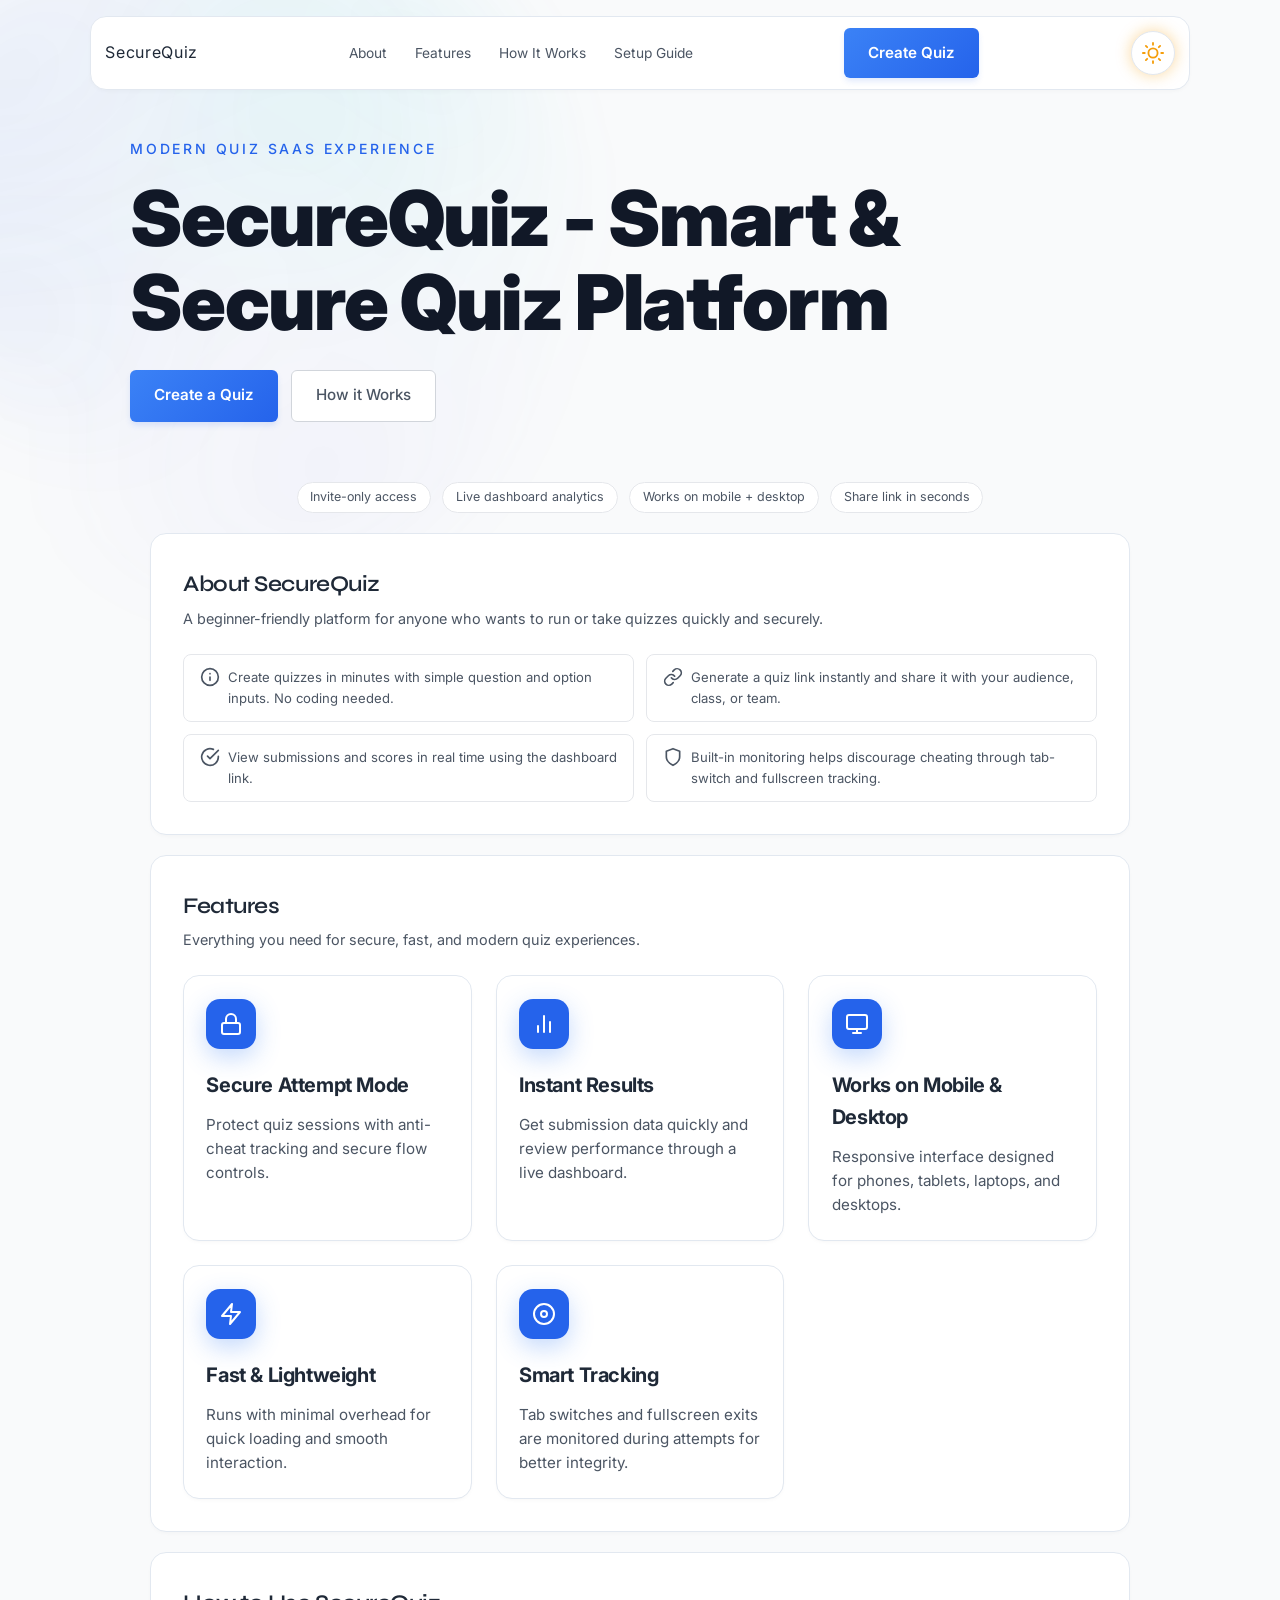
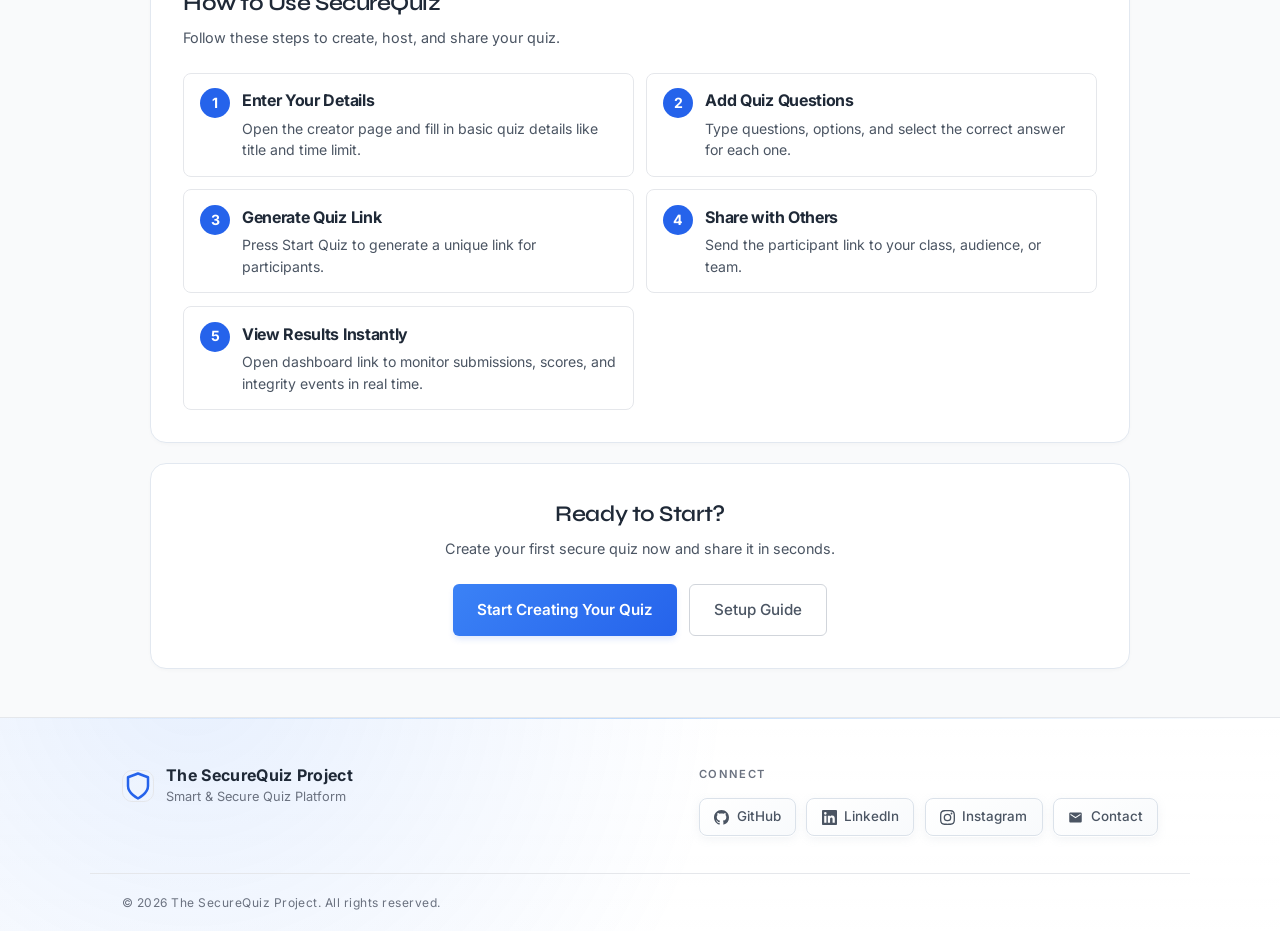
<file: home.html>
<!DOCTYPE html>
<html lang="en">
<head>
  <meta charset="UTF-8" />
  <meta name="theme-color" content="#050508" />
  <meta name="viewport" content="width=device-width, initial-scale=1.0" />
  <title>SecureQuiz — Smart & Secure Quiz Platform</title>
  <meta name="description" content="Create, host, and attempt quizzes with built-in security and real-time results." />
  <link rel="icon" type="image/png" href="SecureQuizIcon.png" />
  <link rel="stylesheet" href="style.css" />
  <link rel="stylesheet" href="minimal.css" />
  <link rel="preconnect" href="https://fonts.googleapis.com" />
  <link rel="preconnect" href="https://fonts.gstatic.com" crossorigin />
  <link href="https://fonts.googleapis.com/css2?family=Inter:wght@400;500;600;700&family=Orbitron:wght@400;500;700;900&family=Syne:wght@400;500;600;700&display=swap" rel="stylesheet" />
  <script src="theme.js"></script>
</head>
<body class="page-with-footer">

  <canvas id="canvas"></canvas>
  <div id="cursor"></div>

  <header class="marketing-nav">
    <a class="marketing-brand" href="home">SecureQuiz</a>
    <nav class="marketing-links">
      <a href="#about">About</a>
      <a href="#features">Features</a>
      <a href="#how-it-works">How It Works</a>
      <a href="setup">Setup Guide</a>
    </nav>
    <a href="create" class="btn-primary" style="text-decoration:none;">Create Quiz</a>
    <button class="btn-theme-switch btn-icon-toggle" title="Toggle UI Mode">
      <svg class="icon-sun" xmlns="http://www.w3.org/2000/svg" viewBox="0 0 24 24" fill="none" stroke="currentColor" stroke-width="2" stroke-linecap="round" stroke-linejoin="round">
        <circle cx="12" cy="12" r="5"></circle>
        <line x1="12" y1="1" x2="12" y2="3"></line>
        <line x1="12" y1="21" x2="12" y2="23"></line>
        <line x1="4.22" y1="4.22" x2="5.64" y2="5.64"></line>
        <line x1="18.36" y1="18.36" x2="19.78" y2="19.78"></line>
        <line x1="1" y1="12" x2="3" y2="12"></line>
        <line x1="21" y1="12" x2="23" y2="12"></line>
        <line x1="4.22" y1="19.78" x2="5.64" y2="18.36"></line>
        <line x1="18.36" y1="5.64" x2="19.78" y2="4.22"></line>
      </svg>
      <svg class="icon-moon" xmlns="http://www.w3.org/2000/svg" viewBox="0 0 24 24" fill="none" stroke="currentColor" stroke-width="2" stroke-linecap="round" stroke-linejoin="round">
        <path d="M21 12.79A9 9 0 1 1 11.21 3 7 7 0 0 0 21 12.79z"></path>
      </svg>
    </button>
  </header>

  <div id="app">
    <section class="screen active">
      <div class="screen-inner landing-shell">
        <div class="hero landing-hero reveal-up" style="margin-top:0;text-align:left;max-width:1020px;">
          <div class="hero-eyebrow">Modern Quiz SaaS Experience</div>
          <h1 style="font-size:clamp(2.4rem,6vw,4.8rem);">SecureQuiz - Smart &amp; Secure Quiz Platform</h1>
          <div class="landing-actions" style="justify-content:flex-start;">
            <a href="create" class="btn-primary" style="text-decoration:none;">Create a Quiz</a>
            <a href="#how-it-works" class="btn-secondary" style="text-decoration:none;">How it Works</a>
          </div>
        </div>

        <div class="landing-proof reveal-up">
          <span>Invite-only access</span>
          <span>Live dashboard analytics</span>
          <span>Works on mobile + desktop</span>
          <span>Share link in seconds</span>
        </div>

        <div id="about" class="card landing-card reveal-up" style="max-width:980px;">
          <h2 class="card-title">About SecureQuiz</h2>
          <p class="card-subtitle">A beginner-friendly platform for anyone who wants to run or take quizzes quickly and securely.</p>

          <div class="landing-about-grid">
            <div class="notice-box" style="margin-bottom:0;">
              <div class="about-icon"><svg width="20" height="20" viewBox="0 0 24 24" fill="none" stroke="currentColor" stroke-width="2" stroke-linecap="round" stroke-linejoin="round"><circle cx="12" cy="12" r="10"></circle><line x1="12" y1="16" x2="12" y2="12"></line><line x1="12" y1="8" x2="12.01" y2="8"></line></svg></div>
              <span>Create quizzes in minutes with simple question and option inputs. No coding needed.</span>
            </div>
            <div class="notice-box" style="margin-bottom:0;">
              <div class="about-icon"><svg width="20" height="20" viewBox="0 0 24 24" fill="none" stroke="currentColor" stroke-width="2" stroke-linecap="round" stroke-linejoin="round"><path d="M10 13a5 5 0 0 0 7.54.54l3-3a5 5 0 0 0-7.07-7.07l-1.72 1.71"></path><path d="M14 11a5 5 0 0 0-7.54-.54l-3 3a5 5 0 0 0 7.07 7.07l1.71-1.71"></path></svg></div>
              <span>Generate a quiz link instantly and share it with your audience, class, or team.</span>
            </div>
            <div class="notice-box" style="margin-bottom:0;">
              <div class="about-icon"><svg width="20" height="20" viewBox="0 0 24 24" fill="none" stroke="currentColor" stroke-width="2" stroke-linecap="round" stroke-linejoin="round"><path d="M22 11.08V12a10 10 0 1 1-5.93-9.14"></path><polyline points="22 4 12 14.01 9 11.01"></polyline></svg></div>
              <span>View submissions and scores in real time using the dashboard link.</span>
            </div>
            <div class="notice-box" style="margin-bottom:0;">
              <div class="about-icon"><svg width="20" height="20" viewBox="0 0 24 24" fill="none" stroke="currentColor" stroke-width="2" stroke-linecap="round" stroke-linejoin="round"><path d="M12 22s8-4 8-10V5l-8-3-8 3v7c0 6 8 10 8 10z"></path></svg></div>
              <span>Built-in monitoring helps discourage cheating through tab-switch and fullscreen tracking.</span>
            </div>
          </div>
        </div>

        <div id="features" class="card landing-card reveal-up" style="max-width:980px;">
          <h2 class="card-title">Features</h2>
          <p class="card-subtitle">Everything you need for secure, fast, and modern quiz experiences.</p>

          <div class="features-grid" style="max-width:none;padding:0;margin:0;">
            <article class="feature-card" style="padding:1.4rem;">
              <div class="feature-icon"><svg width="24" height="24" viewBox="0 0 24 24" fill="none" stroke="currentColor" stroke-width="2" stroke-linecap="round" stroke-linejoin="round"><rect x="3" y="11" width="18" height="11" rx="2" ry="2"></rect><path d="M7 11V7a5 5 0 0 1 10 0v4"></path></svg></div>
              <h3>Secure Attempt Mode</h3>
              <p>Protect quiz sessions with anti-cheat tracking and secure flow controls.</p>
            </article>

            <article class="feature-card" style="padding:1.4rem;">
              <div class="feature-icon"><svg width="24" height="24" viewBox="0 0 24 24" fill="none" stroke="currentColor" stroke-width="2" stroke-linecap="round" stroke-linejoin="round"><line x1="18" y1="20" x2="18" y2="10"></line><line x1="12" y1="20" x2="12" y2="4"></line><line x1="6" y1="20" x2="6" y2="14"></line></svg></div>
              <h3>Instant Results</h3>
              <p>Get submission data quickly and review performance through a live dashboard.</p>
            </article>

            <article class="feature-card" style="padding:1.4rem;">
              <div class="feature-icon"><svg width="24" height="24" viewBox="0 0 24 24" fill="none" stroke="currentColor" stroke-width="2" stroke-linecap="round" stroke-linejoin="round"><rect x="2" y="3" width="20" height="14" rx="2" ry="2"></rect><line x1="8" y1="21" x2="16" y2="21"></line><line x1="12" y1="17" x2="12" y2="21"></line></svg></div>
              <h3>Works on Mobile &amp; Desktop</h3>
              <p>Responsive interface designed for phones, tablets, laptops, and desktops.</p>
            </article>

            <article class="feature-card" style="padding:1.4rem;">
              <div class="feature-icon"><svg width="24" height="24" viewBox="0 0 24 24" fill="none" stroke="currentColor" stroke-width="2" stroke-linecap="round" stroke-linejoin="round"><polygon points="13 2 3 14 12 14 11 22 21 10 12 10 13 2"></polygon></svg></div>
              <h3>Fast &amp; Lightweight</h3>
              <p>Runs with minimal overhead for quick loading and smooth interaction.</p>
            </article>

            <article class="feature-card" style="padding:1.4rem;">
              <div class="feature-icon"><svg width="24" height="24" viewBox="0 0 24 24" fill="none" stroke="currentColor" stroke-width="2" stroke-linecap="round" stroke-linejoin="round"><circle cx="12" cy="12" r="10"></circle><circle cx="12" cy="12" r="3"></circle></svg></div>
              <h3>Smart Tracking</h3>
              <p>Tab switches and fullscreen exits are monitored during attempts for better integrity.</p>
            </article>
          </div>
        </div>

        <div id="how-it-works" class="card landing-card reveal-up" style="max-width:980px;">
          <h2 class="card-title">How to Use SecureQuiz</h2>
          <p class="card-subtitle">Follow these steps to create, host, and share your quiz.</p>

          <div class="landing-steps">
            <article class="step-item">
              <span class="step-index">1</span>
              <div>
                <h3>Enter Your Details</h3>
                <p>Open the creator page and fill in basic quiz details like title and time limit.</p>
              </div>
            </article>

            <article class="step-item">
              <span class="step-index">2</span>
              <div>
                <h3>Add Quiz Questions</h3>
                <p>Type questions, options, and select the correct answer for each one.</p>
              </div>
            </article>

            <article class="step-item">
              <span class="step-index">3</span>
              <div>
                <h3>Generate Quiz Link</h3>
                <p>Press Start Quiz to generate a unique link for participants.</p>
              </div>
            </article>

            <article class="step-item">
              <span class="step-index">4</span>
              <div>
                <h3>Share with Others</h3>
                <p>Send the participant link to your class, audience, or team.</p>
              </div>
            </article>

            <article class="step-item">
              <span class="step-index">5</span>
              <div>
                <h3>View Results Instantly</h3>
                <p>Open dashboard link to monitor submissions, scores, and integrity events in real time.</p>
              </div>
            </article>
          </div>
        </div>

        <div class="card landing-card landing-cta reveal-up" style="max-width:980px;">
          <h2 class="card-title">Ready to Start?</h2>
          <p class="card-subtitle">Create your first secure quiz now and share it in seconds.</p>
          <div style="display:flex;gap:0.8rem;flex-wrap:wrap;justify-content:center;">
            <a href="create" class="btn-primary" style="text-decoration:none;">Start Creating Your Quiz</a>
            <a href="setup" class="btn-secondary" style="text-decoration:none;">Setup Guide</a>
          </div>
        </div>
      </div>
    </section>
  </div>

  <footer class="site-footer">
    <div class="footer-content">
      <div class="footer-brand">
        <div class="footer-brand-icon">
          <svg viewBox="0 0 24 24" fill="none" stroke="var(--accent)" stroke-width="2" stroke-linecap="round" stroke-linejoin="round">
            <path d="M12 22s8-4 8-10V5l-8-3-8 3v7c0 6 8 10 8 10z"/>
          </svg>
        </div>
        <div>
          <div class="footer-brand-text">The SecureQuiz Project</div>
          <div class="footer-brand-tagline">Smart &amp; Secure Quiz Platform</div>
        </div>
      </div>

      <div class="footer-connect">
        <span class="footer-connect-label">Connect</span>
        <div class="footer-links">
          <a href="https://github.com/GOWTHAM-314" target="_blank" rel="noopener noreferrer" class="footer-link">
            <svg viewBox="0 0 24 24"><path d="M12 0C5.37 0 0 5.37 0 12c0 5.31 3.435 9.795 8.205 11.385.6.105.825-.255.825-.57 0-.285-.015-1.23-.015-2.235-3.015.555-3.795-.735-4.035-1.41-.135-.345-.72-1.41-1.23-1.695-.42-.225-1.02-.78-.015-.795.945-.015 1.62.87 1.845 1.23 1.08 1.815 2.805 1.305 3.495.99.105-.78.42-1.305.765-1.605-2.67-.3-5.46-1.335-5.46-5.925 0-1.305.465-2.385 1.23-3.225-.12-.3-.54-1.53.12-3.18 0 0 1.005-.315 3.3 1.23.96-.27 1.98-.405 3-.405s2.04.135 3 .405c2.295-1.56 3.3-1.23 3.3-1.23.66 1.65.24 2.88.12 3.18.765.84 1.23 1.905 1.23 3.225 0 4.605-2.805 5.625-5.475 5.925.435.375.81 1.095.81 2.22 0 1.605-.015 2.895-.015 3.3 0 .315.225.69.825.57A12.02 12.02 0 0024 12c0-6.63-5.37-12-12-12z"/></svg>
            GitHub
          </a>
          <a href="https://www.linkedin.com/in/gowtham-gowda-c-b-a29727353/" target="_blank" rel="noopener noreferrer" class="footer-link">
            <svg viewBox="0 0 24 24"><path d="M20.447 20.452h-3.554v-5.569c0-1.328-.027-3.037-1.852-3.037-1.853 0-2.136 1.445-2.136 2.939v5.667H9.351V9h3.414v1.561h.046c.477-.9 1.637-1.85 3.37-1.85 3.601 0 4.267 2.37 4.267 5.455v6.286zM5.337 7.433a2.062 2.062 0 01-2.063-2.065 2.064 2.064 0 112.063 2.065zm1.782 13.019H3.555V9h3.564v11.452zM22.225 0H1.771C.792 0 0 .774 0 1.729v20.542C0 23.227.792 24 1.771 24h20.451C23.2 24 24 23.227 24 22.271V1.729C24 .774 23.2 0 22.222 0h.003z"/></svg>
            LinkedIn
          </a>
          <a href="https://www.instagram.com/gowtham_gowda_c_b" target="_blank" rel="noopener noreferrer" class="footer-link">
            <svg viewBox="0 0 24 24"><path d="M12 2.163c3.204 0 3.584.012 4.85.07 3.252.148 4.771 1.691 4.919 4.919.058 1.265.069 1.645.069 4.849 0 3.205-.012 3.584-.069 4.849-.149 3.225-1.664 4.771-4.919 4.919-1.266.058-1.644.07-4.85.07-3.204 0-3.584-.012-4.849-.07-3.26-.149-4.771-1.699-4.919-4.92-.058-1.265-.07-1.644-.07-4.849 0-3.204.013-3.583.07-4.849.149-3.227 1.664-4.771 4.919-4.919 1.266-.057 1.645-.069 4.849-.069zM12 0C8.741 0 8.333.014 7.053.072 2.695.272.273 2.69.073 7.052.014 8.333 0 8.741 0 12c0 3.259.014 3.668.072 4.948.2 4.358 2.618 6.78 6.98 6.98C8.333 23.986 8.741 24 12 24c3.259 0 3.668-.014 4.948-.072 4.354-.2 6.782-2.618 6.979-6.98.059-1.28.073-1.689.073-4.948 0-3.259-.014-3.667-.072-4.947-.196-4.354-2.617-6.78-6.979-6.98C15.668.014 15.259 0 12 0zm0 5.838a6.162 6.162 0 100 12.324 6.162 6.162 0 000-12.324zM12 16a4 4 0 110-8 4 4 0 010 8zm6.406-11.845a1.44 1.44 0 100 2.881 1.44 1.44 0 000-2.881z"/></svg>
            Instagram
          </a>
          <a href="mailto:gowdagowtham7930@gmail.com" class="footer-link">
            <svg viewBox="0 0 24 24"><path d="M20 4H4c-1.1 0-2 .9-2 2v12c0 1.1.9 2 2 2h16c1.1 0 2-.9 2-2V6c0-1.1-.9-2-2-2zm0 4l-8 5-8-5V6l8 5 8-5v2z"/></svg>
            Contact
          </a>
        </div>
      </div>
    </div>

    <div class="footer-bottom">
      <div class="footer-copy">&copy; 2026 The SecureQuiz Project. All rights reserved.</div>
    </div>
  </footer>

  <script defer src="background.js"></script>
  <script>
    document.querySelectorAll('a[href^="#"]').forEach((link) => {
      link.addEventListener("click", (event) => {
        const targetId = link.getAttribute("href");
        const target = targetId ? document.querySelector(targetId) : null;
        if (!target) return;
        event.preventDefault();
        target.scrollIntoView({ behavior: "smooth", block: "start" });
      });
    });

    const observer = new IntersectionObserver((entries) => {
      entries.forEach((entry) => {
        if (entry.isIntersecting) {
          entry.target.classList.add("is-visible");
          observer.unobserve(entry.target);
        }
      });
    }, { threshold: 0.18 });

    document.querySelectorAll(".reveal-up").forEach((item) => observer.observe(item));
  </script>
</body>
</html>
</file>
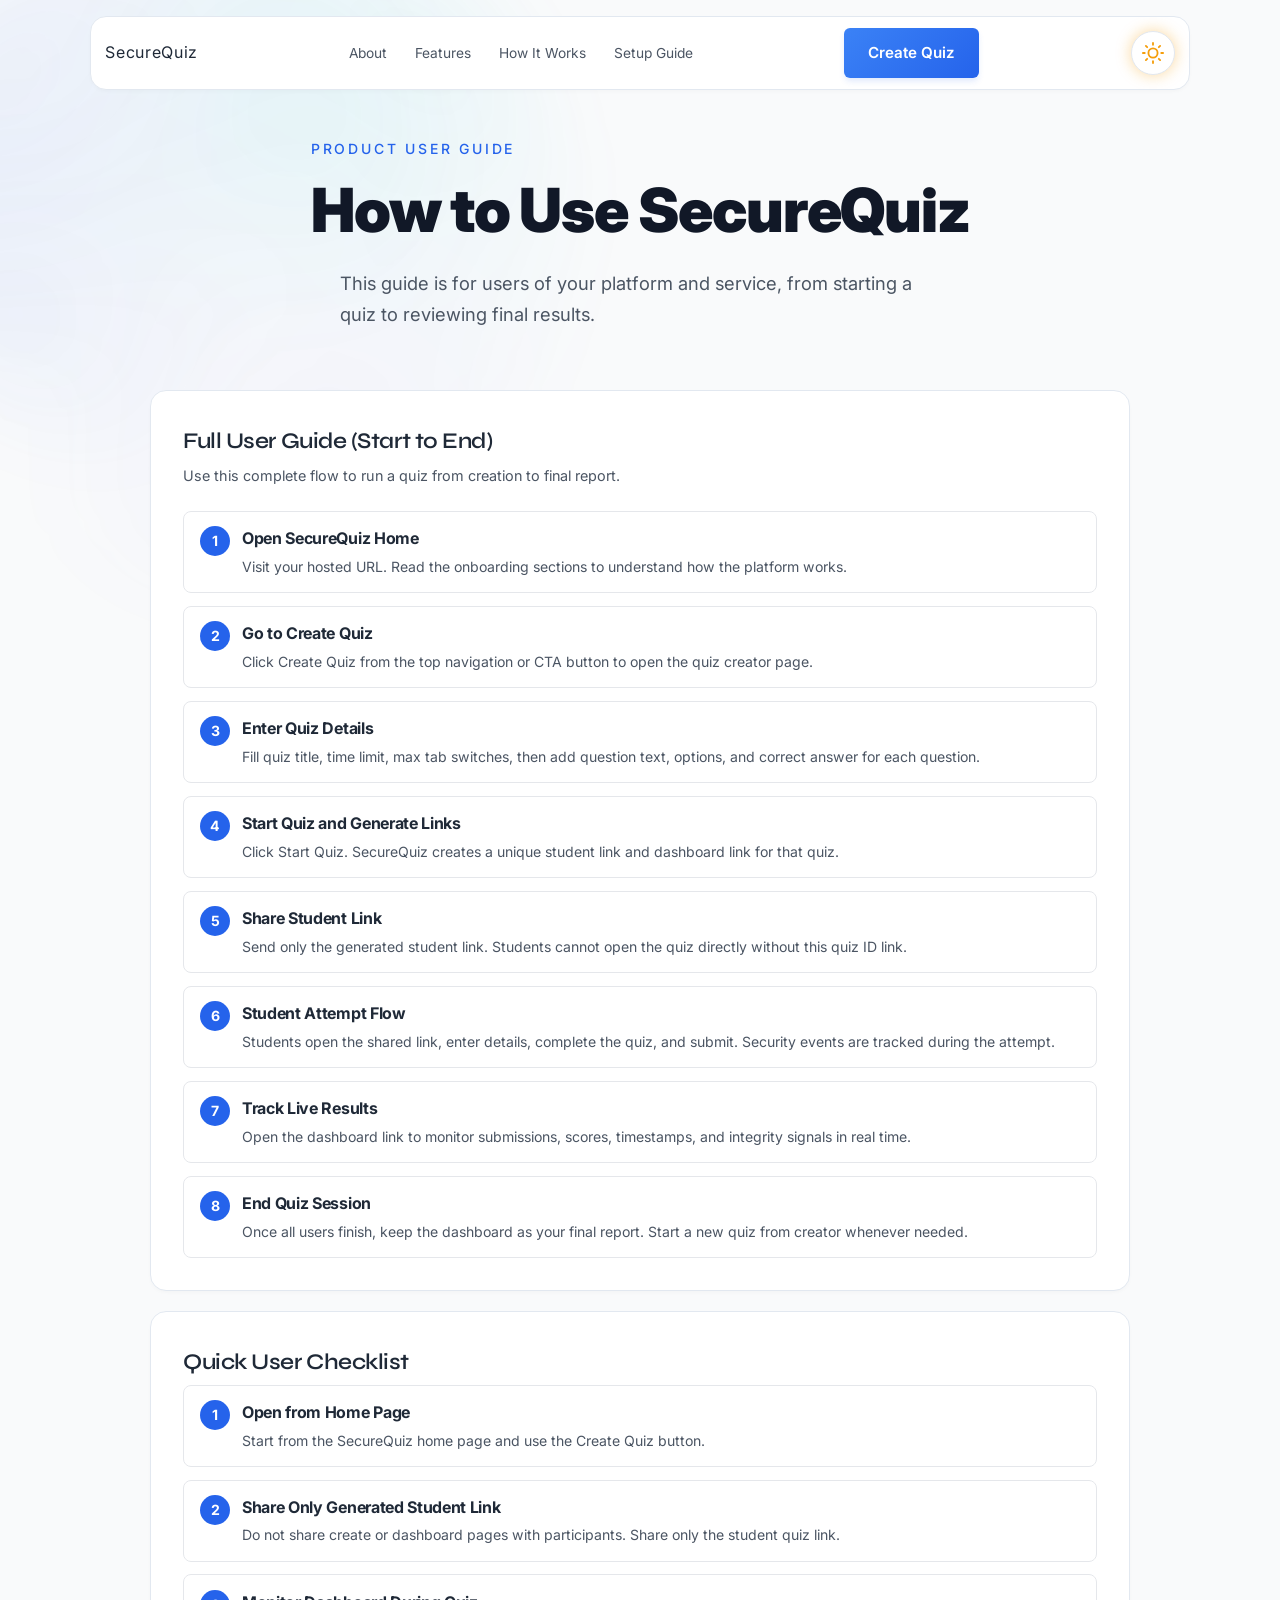
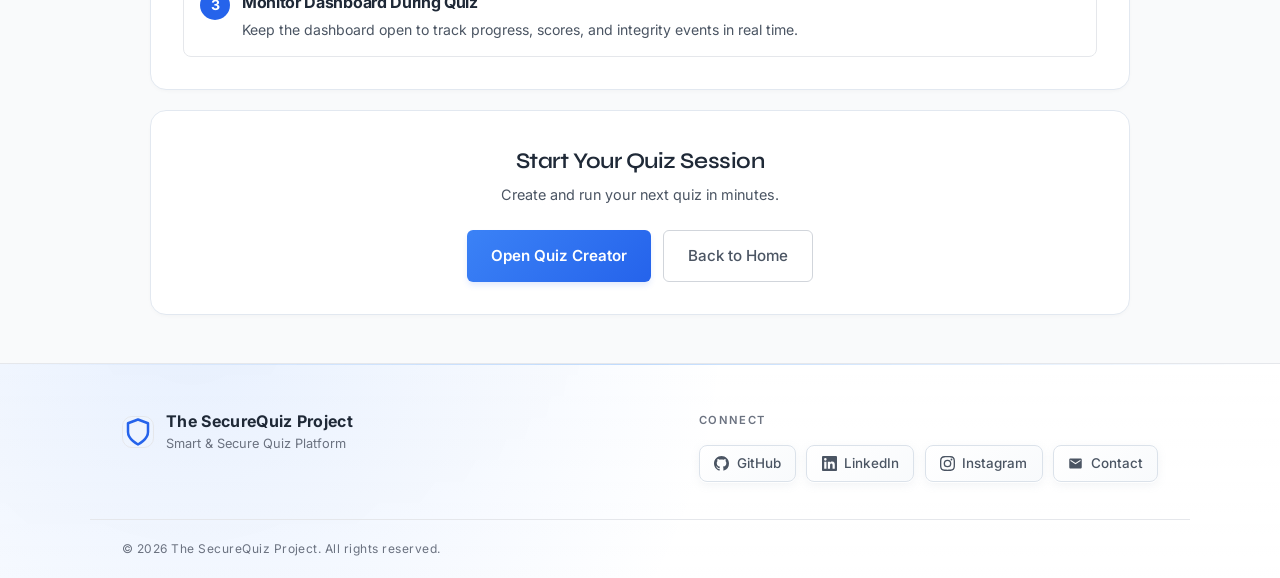
<file: setup.html>
<!DOCTYPE html>
<html lang="en">
<head>
  <meta charset="UTF-8" />
  <meta name="theme-color" content="#050508" />
  <meta name="viewport" content="width=device-width, initial-scale=1.0" />
  <title>SecureQuiz — User Guide</title>
  <meta name="description" content="Step-by-step user guide for creating, sharing, and managing quizzes in SecureQuiz." />
  <link rel="icon" type="image/png" href="SecureQuizIcon.png" />
  <link rel="stylesheet" href="style.css" />
  <link rel="stylesheet" href="minimal.css" />
  <link rel="preconnect" href="https://fonts.googleapis.com" />
  <link rel="preconnect" href="https://fonts.gstatic.com" crossorigin />
  <link href="https://fonts.googleapis.com/css2?family=Inter:wght@400;500;600;700&family=Orbitron:wght@400;500;700;900&family=Syne:wght@400;500;600;700&display=swap" rel="stylesheet" />
  <script src="theme.js"></script>
</head>
<body class="page-with-footer">
  <canvas id="canvas"></canvas>
  <div id="cursor"></div>

  <header class="marketing-nav">
    <a class="marketing-brand" href="home">SecureQuiz</a>
    <nav class="marketing-links">
      <a href="home#about">About</a>
      <a href="home#features">Features</a>
      <a href="home#how-it-works">How It Works</a>
      <a href="setup">Setup Guide</a>
    </nav>
    <a href="create" class="btn-primary" style="text-decoration:none;">Create Quiz</a>
    <button class="btn-theme-switch btn-icon-toggle" title="Toggle UI Mode">
      <svg class="icon-sun" xmlns="http://www.w3.org/2000/svg" viewBox="0 0 24 24" fill="none" stroke="currentColor" stroke-width="2" stroke-linecap="round" stroke-linejoin="round">
        <circle cx="12" cy="12" r="5"></circle>
        <line x1="12" y1="1" x2="12" y2="3"></line>
        <line x1="12" y1="21" x2="12" y2="23"></line>
        <line x1="4.22" y1="4.22" x2="5.64" y2="5.64"></line>
        <line x1="18.36" y1="18.36" x2="19.78" y2="19.78"></line>
        <line x1="1" y1="12" x2="3" y2="12"></line>
        <line x1="21" y1="12" x2="23" y2="12"></line>
        <line x1="4.22" y1="19.78" x2="5.64" y2="18.36"></line>
        <line x1="18.36" y1="5.64" x2="19.78" y2="4.22"></line>
      </svg>
      <svg class="icon-moon" xmlns="http://www.w3.org/2000/svg" viewBox="0 0 24 24" fill="none" stroke="currentColor" stroke-width="2" stroke-linecap="round" stroke-linejoin="round">
        <path d="M21 12.79A9 9 0 1 1 11.21 3 7 7 0 0 0 21 12.79z"></path>
      </svg>
    </button>
  </header>

  <div id="app">
    <section class="screen active">
      <div class="screen-inner landing-shell">
        <div class="hero landing-hero" style="margin-top:0;text-align:left;max-width:980px;">
          <div class="hero-eyebrow">Product User Guide</div>
          <h1 style="font-size:clamp(2rem,5vw,3.8rem);">How to Use SecureQuiz</h1>
          <p>This guide is for users of your platform and service, from starting a quiz to reviewing final results.</p>
        </div>

        <div class="card landing-card" style="max-width:980px;">
          <h2 class="card-title">Full User Guide (Start to End)</h2>
          <p class="card-subtitle">Use this complete flow to run a quiz from creation to final report.</p>
          <div class="landing-steps" style="grid-template-columns:1fr;">
            <article class="step-item">
              <span class="step-index">1</span>
              <div>
                <h3>Open SecureQuiz Home</h3>
                <p>Visit your hosted URL. Read the onboarding sections to understand how the platform works.</p>
              </div>
            </article>
            <article class="step-item">
              <span class="step-index">2</span>
              <div>
                <h3>Go to Create Quiz</h3>
                <p>Click Create Quiz from the top navigation or CTA button to open the quiz creator page.</p>
              </div>
            </article>
            <article class="step-item">
              <span class="step-index">3</span>
              <div>
                <h3>Enter Quiz Details</h3>
                <p>Fill quiz title, time limit, max tab switches, then add question text, options, and correct answer for each question.</p>
              </div>
            </article>
            <article class="step-item">
              <span class="step-index">4</span>
              <div>
                <h3>Start Quiz and Generate Links</h3>
                <p>Click Start Quiz. SecureQuiz creates a unique student link and dashboard link for that quiz.</p>
              </div>
            </article>
            <article class="step-item">
              <span class="step-index">5</span>
              <div>
                <h3>Share Student Link</h3>
                <p>Send only the generated student link. Students cannot open the quiz directly without this quiz ID link.</p>
              </div>
            </article>
            <article class="step-item">
              <span class="step-index">6</span>
              <div>
                <h3>Student Attempt Flow</h3>
                <p>Students open the shared link, enter details, complete the quiz, and submit. Security events are tracked during the attempt.</p>
              </div>
            </article>
            <article class="step-item">
              <span class="step-index">7</span>
              <div>
                <h3>Track Live Results</h3>
                <p>Open the dashboard link to monitor submissions, scores, timestamps, and integrity signals in real time.</p>
              </div>
            </article>
            <article class="step-item">
              <span class="step-index">8</span>
              <div>
                <h3>End Quiz Session</h3>
                <p>Once all users finish, keep the dashboard as your final report. Start a new quiz from creator whenever needed.</p>
              </div>
            </article>
          </div>
        </div>

        <div class="card landing-card" style="max-width:980px;">
          <h2 class="card-title">Quick User Checklist</h2>
          <div class="landing-steps" style="grid-template-columns:1fr;">
            <article class="step-item">
              <span class="step-index">1</span>
              <div>
                <h3>Open from Home Page</h3>
                <p>Start from the SecureQuiz home page and use the Create Quiz button.</p>
              </div>
            </article>
            <article class="step-item">
              <span class="step-index">2</span>
              <div>
                <h3>Share Only Generated Student Link</h3>
                <p>Do not share create or dashboard pages with participants. Share only the student quiz link.</p>
              </div>
            </article>
            <article class="step-item">
              <span class="step-index">3</span>
              <div>
                <h3>Monitor Dashboard During Quiz</h3>
                <p>Keep the dashboard open to track progress, scores, and integrity events in real time.</p>
              </div>
            </article>
          </div>
        </div>

        <div class="card landing-card landing-cta" style="max-width:980px;">
          <h2 class="card-title">Start Your Quiz Session</h2>
          <p class="card-subtitle">Create and run your next quiz in minutes.</p>
          <div style="display:flex;gap:0.8rem;flex-wrap:wrap;justify-content:center;">
            <a href="create" class="btn-primary" style="text-decoration:none;">Open Quiz Creator</a>
            <a href="home" class="btn-secondary" style="text-decoration:none;">Back to Home</a>
          </div>
        </div>
      </div>
    </section>
  </div>

  <footer class="site-footer">
    <div class="footer-content">
      <div class="footer-brand">
        <div class="footer-brand-icon">
          <svg viewBox="0 0 24 24" fill="none" stroke="var(--accent)" stroke-width="2" stroke-linecap="round" stroke-linejoin="round">
            <path d="M12 22s8-4 8-10V5l-8-3-8 3v7c0 6 8 10 8 10z"/>
          </svg>
        </div>
        <div>
          <div class="footer-brand-text">The SecureQuiz Project</div>
          <div class="footer-brand-tagline">Smart &amp; Secure Quiz Platform</div>
        </div>
      </div>

      <div class="footer-connect">
        <span class="footer-connect-label">Connect</span>
        <div class="footer-links">
          <a href="https://github.com/GOWTHAM-314" target="_blank" rel="noopener noreferrer" class="footer-link"><svg viewBox="0 0 24 24"><path d="M12 0C5.37 0 0 5.37 0 12c0 5.31 3.435 9.795 8.205 11.385.6.105.825-.255.825-.57 0-.285-.015-1.23-.015-2.235-3.015.555-3.795-.735-4.035-1.41-.135-.345-.72-1.41-1.23-1.695-.42-.225-1.02-.78-.015-.795.945-.015 1.62.87 1.845 1.23 1.08 1.815 2.805 1.305 3.495.99.105-.78.42-1.305.765-1.605-2.67-.3-5.46-1.335-5.46-5.925 0-1.305.465-2.385 1.23-3.225-.12-.3-.54-1.53.12-3.18 0 0 1.005-.315 3.3 1.23.96-.27 1.98-.405 3-.405s2.04.135 3 .405c2.295-1.56 3.3-1.23 3.3-1.23.66 1.65.24 2.88.12 3.18.765.84 1.23 1.905 1.23 3.225 0 4.605-2.805 5.625-5.475 5.925.435.375.81 1.095.81 2.22 0 1.605-.015 2.895-.015 3.3 0 .315.225.69.825.57A12.02 12.02 0 0024 12c0-6.63-5.37-12-12-12z"/></svg>GitHub</a>
          <a href="https://www.linkedin.com/in/gowtham-gowda-c-b-a29727353/" target="_blank" rel="noopener noreferrer" class="footer-link"><svg viewBox="0 0 24 24"><path d="M20.447 20.452h-3.554v-5.569c0-1.328-.027-3.037-1.852-3.037-1.853 0-2.136 1.445-2.136 2.939v5.667H9.351V9h3.414v1.561h.046c.477-.9 1.637-1.85 3.37-1.85 3.601 0 4.267 2.37 4.267 5.455v6.286zM5.337 7.433a2.062 2.062 0 01-2.063-2.065 2.064 2.064 0 112.063 2.065zm1.782 13.019H3.555V9h3.564v11.452zM22.225 0H1.771C.792 0 0 .774 0 1.729v20.542C0 23.227.792 24 1.771 24h20.451C23.2 24 24 23.227 24 22.271V1.729C24 .774 23.2 0 22.222 0h.003z"/></svg>LinkedIn</a>
          <a href="https://www.instagram.com/gowtham_gowda_c_b" target="_blank" rel="noopener noreferrer" class="footer-link"><svg viewBox="0 0 24 24"><path d="M12 2.163c3.204 0 3.584.012 4.85.07 3.252.148 4.771 1.691 4.919 4.919.058 1.265.069 1.645.069 4.849 0 3.205-.012 3.584-.069 4.849-.149 3.225-1.664 4.771-4.919 4.919-1.266.058-1.644.07-4.85.07-3.204 0-3.584-.012-4.849-.07-3.26-.149-4.771-1.699-4.919-4.92-.058-1.265-.07-1.644-.07-4.849 0-3.204.013-3.583.07-4.849.149-3.227 1.664-4.771 4.919-4.919 1.266-.057 1.645-.069 4.849-.069zM12 0C8.741 0 8.333.014 7.053.072 2.695.272.273 2.69.073 7.052.014 8.333 0 8.741 0 12c0 3.259.014 3.668.072 4.948.2 4.358 2.618 6.78 6.98 6.98C8.333 23.986 8.741 24 12 24c3.259 0 3.668-.014 4.948-.072 4.354-.2 6.782-2.618 6.979-6.98.059-1.28.073-1.689.073-4.948 0-3.259-.014-3.667-.072-4.947-.196-4.354-2.617-6.78-6.979-6.98C15.668.014 15.259 0 12 0zm0 5.838a6.162 6.162 0 100 12.324 6.162 6.162 0 000-12.324zM12 16a4 4 0 110-8 4 4 0 010 8zm6.406-11.845a1.44 1.44 0 100 2.881 1.44 1.44 0 000-2.881z"/></svg>Instagram</a>
          <a href="mailto:gowdagowtham7930@gmail.com" class="footer-link"><svg viewBox="0 0 24 24"><path d="M20 4H4c-1.1 0-2 .9-2 2v12c0 1.1.9 2 2 2h16c1.1 0 2-.9 2-2V6c0-1.1-.9-2-2-2zm0 4l-8 5-8-5V6l8 5 8-5v2z"/></svg>Contact</a>
        </div>
      </div>
    </div>

    <div class="footer-bottom">
      <div class="footer-copy">&copy; 2026 The SecureQuiz Project. All rights reserved.</div>
    </div>
  </footer>

  <script defer src="background.js"></script>
</body>
</html>
</file>
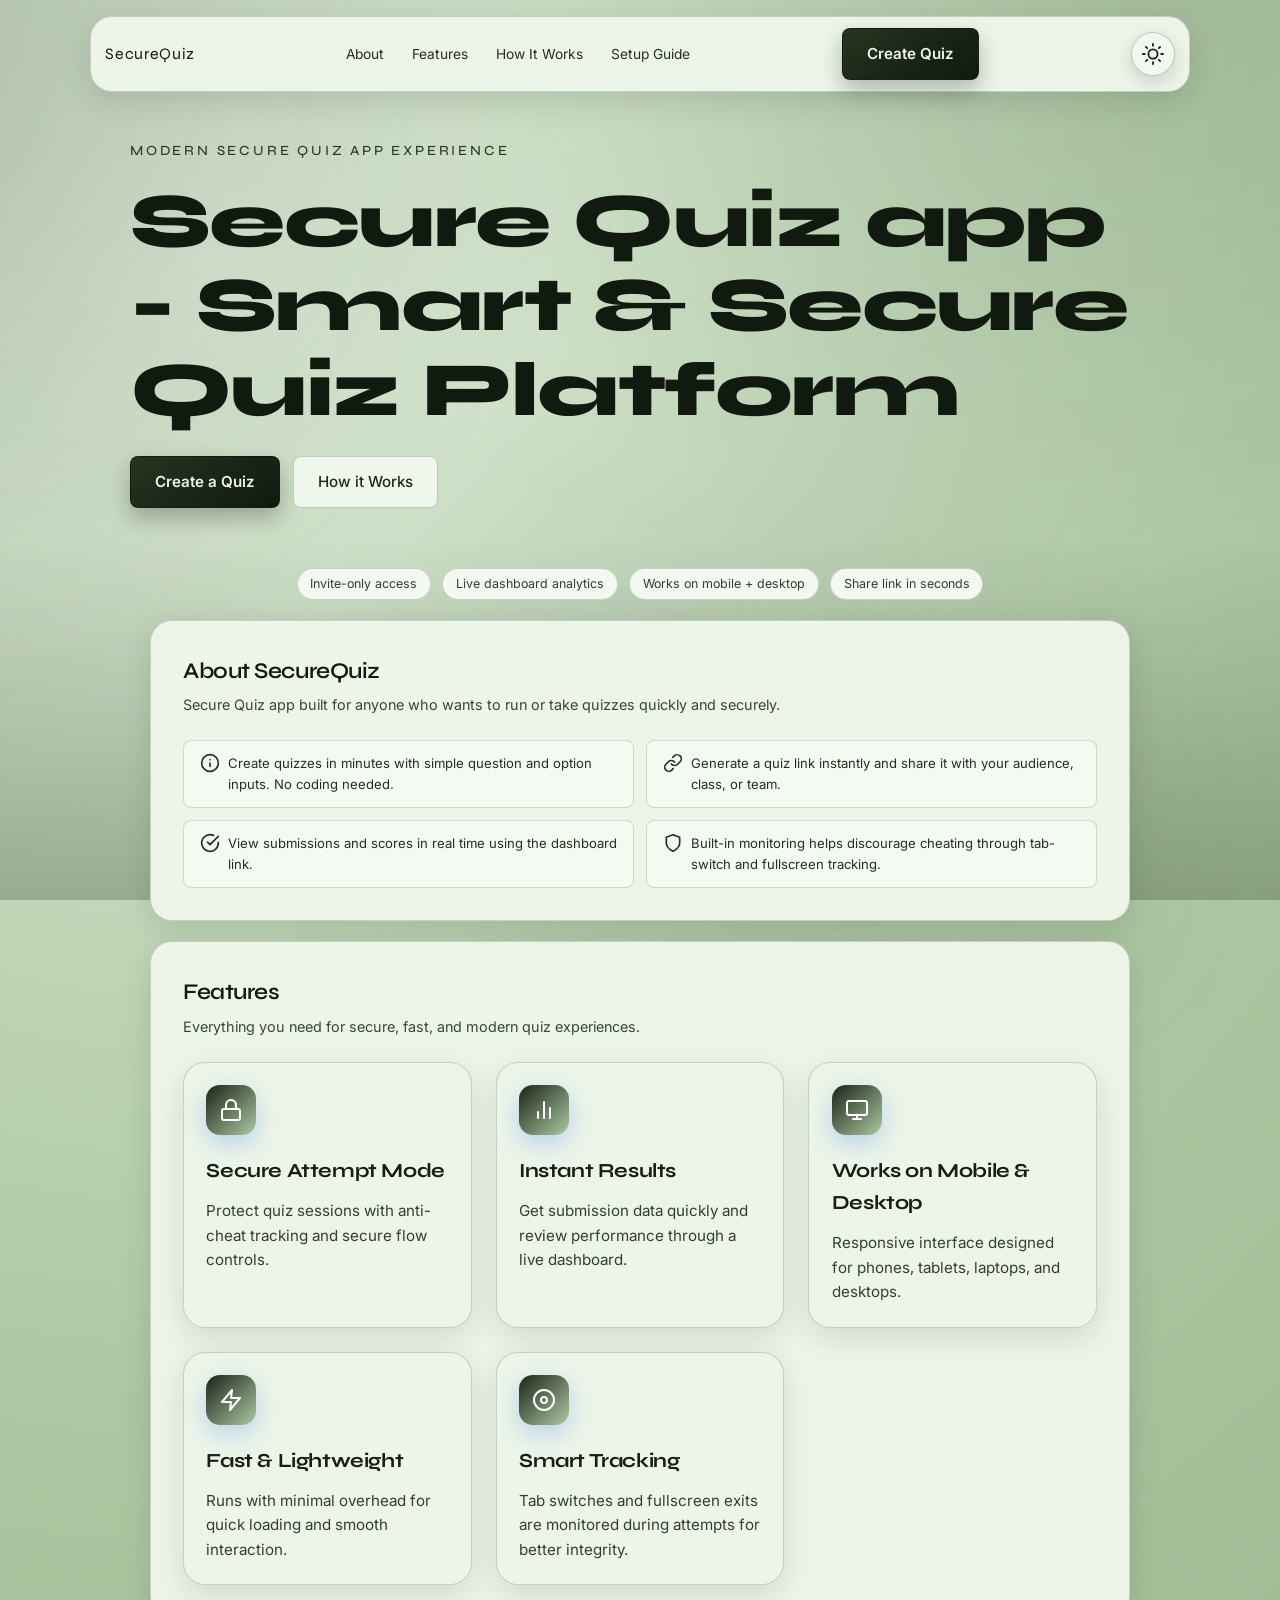
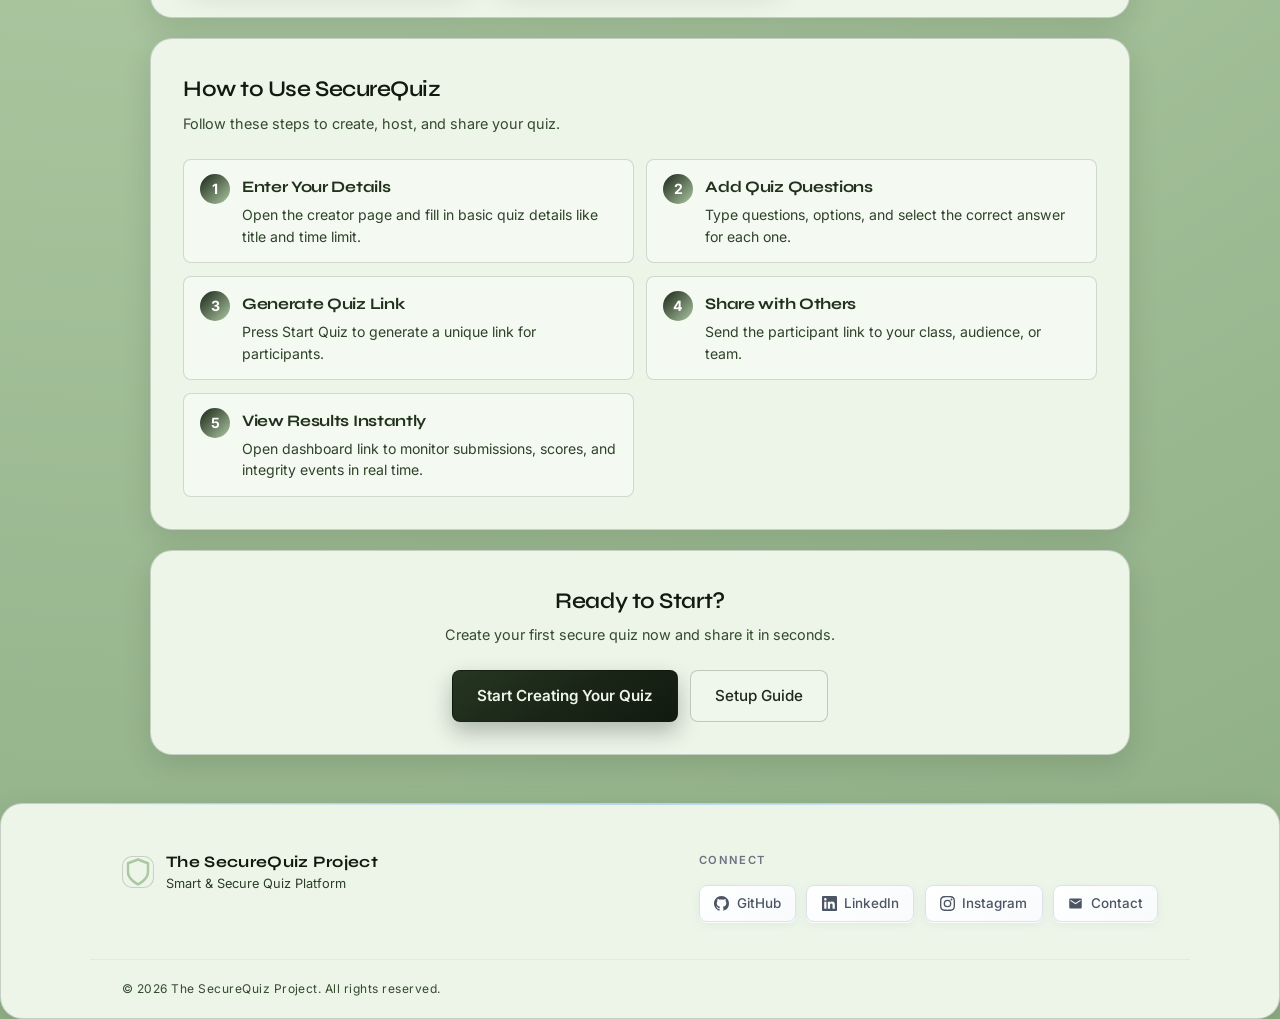
<file: pages/home.html>
<!DOCTYPE html>
<html lang="en">
<head>
  <meta charset="UTF-8" />
  <meta name="theme-color" content="#050508" />
  <meta name="viewport" content="width=device-width, initial-scale=1.0" />
  <title>Secure Quiz - Smart & Secure Quiz Platform</title>
  <meta name="description" content="Secure Quiz app for creating, sharing, and taking secure quizzes with real-time results, anti-cheat controls, and a teacher dashboard." />
  <meta name="robots" content="index, follow" />
  <meta name="keywords" content="Secure Quiz app, SecureQuiz, secure quiz platform, online quiz app, anti-cheat quiz, teacher dashboard" />
  <link rel="canonical" href="https://securequizapp.tech/" />
  <meta property="og:title" content="Secure Quiz app | SecureQuiz" />
  <meta property="og:description" content="Create, host, and attempt secure quizzes with real-time results and anti-cheat controls." />
  <meta property="og:type" content="website" />
  <link rel="icon" type="image/png" href="/assets/SecureQuizIcon.png" />
  <link rel="stylesheet" href="/assets/css/style.css" />
  <link rel="stylesheet" href="/assets/css/minimal.css" />
  <link rel="preconnect" href="https://fonts.googleapis.com" />
  <link rel="preconnect" href="https://fonts.gstatic.com" crossorigin />
  <link href="https://fonts.googleapis.com/css2?family=Inter:wght@400;500;600;700&family=Orbitron:wght@400;500;700;900&family=Syne:wght@400;500;600;700&display=swap" rel="stylesheet" />
  <script type="application/ld+json">
  {
    "@context": "https://schema.org",
    "@type": "WebApplication",
    "name": "SecureQuiz",
    "alternateName": "Secure Quiz app",
    "applicationCategory": "EducationalApplication",
    "operatingSystem": "Web",
    "description": "A secure quiz app for teachers and students with real-time results and anti-cheat controls."
  }
  </script>
  <script src="/assets/js/theme.js"></script>
</head>
<body class="page-with-footer bg-slate-950 text-white relative overflow-hidden bg-[radial-gradient(circle_at_50%_20%,rgba(99,102,241,0.25),transparent_50%)] before:absolute before:inset-0 before:bg-[radial-gradient(circle_at_80%_0%,rgba(168,85,247,0.2),transparent_40%)] before:pointer-events-none font-inter tracking-tight">

  <canvas id="canvas" class="absolute w-96 h-96 bg-indigo-500/10 blur-[140px] rounded-full"></canvas>
  <div id="cursor" class="absolute w-96 h-96 bg-pink-500/10 blur-[140px] rounded-full"></div>

  <header class="marketing-nav bg-white/5 backdrop-blur-xl border border-white/10 rounded-2xl shadow-[0_10px_40px_rgba(0,0,0,0.4)] hover:shadow-[0_0_60px_rgba(99,102,241,0.25)] transition-all duration-300 ease-out hover:-translate-y-0.5 relative before:absolute before:inset-0 before:rounded-2xl before:border before:border-white/5">
    <a class="marketing-brand" href="home">SecureQuiz</a>
    <nav class="marketing-links">
      <a href="#about">About</a>
      <a href="#features">Features</a>
      <a href="#how-it-works">How It Works</a>
      <a href="setup">Setup Guide</a>
    </nav>
    <a href="create" class="btn-primary relative overflow-hidden px-4 py-2 rounded-xl bg-indigo-500 transition-all duration-300 ease-out hover:-translate-y-1 hover:brightness-110 hover:scale-[1.01] shadow-[0_0_30px_rgba(99,102,241,0.5)] hover:shadow-[0_0_50px_rgba(99,102,241,0.7)] before:absolute before:inset-0 before:bg-gradient-to-r before:from-transparent before:via-white/10 before:to-transparent before:translate-x-[-100%] hover:before:translate-x-[100%] before:transition-transform before:duration-700" style="text-decoration:none;">Create Quiz</a>
    <button class="btn-theme-switch btn-icon-toggle" title="Toggle UI Mode">
      <svg class="icon-sun" xmlns="http://www.w3.org/2000/svg" viewBox="0 0 24 24" fill="none" stroke="currentColor" stroke-width="2" stroke-linecap="round" stroke-linejoin="round">
        <circle cx="12" cy="12" r="5"></circle>
        <line x1="12" y1="1" x2="12" y2="3"></line>
        <line x1="12" y1="21" x2="12" y2="23"></line>
        <line x1="4.22" y1="4.22" x2="5.64" y2="5.64"></line>
        <line x1="18.36" y1="18.36" x2="19.78" y2="19.78"></line>
        <line x1="1" y1="12" x2="3" y2="12"></line>
        <line x1="21" y1="12" x2="23" y2="12"></line>
        <line x1="4.22" y1="19.78" x2="5.64" y2="18.36"></line>
        <line x1="18.36" y1="5.64" x2="19.78" y2="4.22"></line>
      </svg>
      <svg class="icon-moon" xmlns="http://www.w3.org/2000/svg" viewBox="0 0 24 24" fill="none" stroke="currentColor" stroke-width="2" stroke-linecap="round" stroke-linejoin="round">
        <path d="M21 12.79A9 9 0 1 1 11.21 3 7 7 0 0 0 21 12.79z"></path>
      </svg>
    </button>
  </header>

  <div id="app" class="relative after:absolute after:inset-0 after:bg-[url('/noise.png')] after:opacity-[0.03] after:pointer-events-none">
    <section class="screen active">
      <div class="screen-inner landing-shell">
        <div class="hero landing-hero reveal-up" style="margin-top:0;text-align:left;max-width:1020px;">
          <div class="hero-eyebrow text-slate-400">Modern Secure Quiz app Experience</div>
          <h1 class="text-5xl md:text-6xl font-semibold tracking-tight leading-tight bg-gradient-to-r from-indigo-400 via-purple-400 to-pink-400 bg-clip-text text-transparent" style="font-size:clamp(2.4rem,6vw,4.8rem);">Secure Quiz app - Smart &amp; Secure Quiz Platform</h1>
          <div class="landing-actions" style="justify-content:flex-start;">
            <a href="create" class="btn-primary relative overflow-hidden px-4 py-2 rounded-xl bg-indigo-500 transition-all duration-300 ease-out hover:-translate-y-1 hover:brightness-110 hover:scale-[1.01] shadow-[0_0_30px_rgba(99,102,241,0.5)] hover:shadow-[0_0_50px_rgba(99,102,241,0.7)] before:absolute before:inset-0 before:bg-gradient-to-r before:from-transparent before:via-white/10 before:to-transparent before:translate-x-[-100%] hover:before:translate-x-[100%] before:transition-transform before:duration-700" style="text-decoration:none;">Create a Quiz</a>
            <a href="#how-it-works" class="btn-secondary relative overflow-hidden px-4 py-2 rounded-xl bg-white/5 border border-white/10 hover:bg-white/10 text-slate-300 hover:text-white transition-all duration-300 ease-out hover:-translate-y-0.5 hover:brightness-110 hover:scale-[1.01] before:absolute before:inset-0 before:bg-gradient-to-r before:from-transparent before:via-white/10 before:to-transparent before:translate-x-[-100%] hover:before:translate-x-[100%] before:transition-transform before:duration-700" style="text-decoration:none;">How it Works</a>
          </div>
        </div>

        <div class="landing-proof reveal-up">
          <span>Invite-only access</span>
          <span>Live dashboard analytics</span>
          <span>Works on mobile + desktop</span>
          <span>Share link in seconds</span>
        </div>

        <div id="about" class="card bg-white/5 backdrop-blur-xl border border-white/10 rounded-2xl shadow-[0_10px_40px_rgba(0,0,0,0.4),0_0_25px_rgba(99,102,241,0.2)] hover:shadow-[0_0_60px_rgba(99,102,241,0.25)] relative before:absolute before:inset-0 before:rounded-2xl before:border before:border-white/5 transition-all duration-300 ease-out hover:-translate-y-1 hover:brightness-110 hover:scale-[1.01] opacity-0 translate-y-3 animate-[fadeIn_0.5s_ease-out_forwards] landing-card reveal-up" style="max-width:980px;">
          <h2 class="card-title text-3xl font-semibold tracking-tight bg-gradient-to-r from-indigo-400 to-purple-400 bg-clip-text text-transparent">About SecureQuiz</h2>
          <p class="card-subtitle text-slate-400 leading-relaxed">Secure Quiz app built for anyone who wants to run or take quizzes quickly and securely.</p>

          <div class="landing-about-grid">
            <div class="notice-box" style="margin-bottom:0;">
              <div class="about-icon"><svg width="20" height="20" viewBox="0 0 24 24" fill="none" stroke="currentColor" stroke-width="2" stroke-linecap="round" stroke-linejoin="round"><circle cx="12" cy="12" r="10"></circle><line x1="12" y1="16" x2="12" y2="12"></line><line x1="12" y1="8" x2="12.01" y2="8"></line></svg></div>
              <span>Create quizzes in minutes with simple question and option inputs. No coding needed.</span>
            </div>
            <div class="notice-box" style="margin-bottom:0;">
              <div class="about-icon"><svg width="20" height="20" viewBox="0 0 24 24" fill="none" stroke="currentColor" stroke-width="2" stroke-linecap="round" stroke-linejoin="round"><path d="M10 13a5 5 0 0 0 7.54.54l3-3a5 5 0 0 0-7.07-7.07l-1.72 1.71"></path><path d="M14 11a5 5 0 0 0-7.54-.54l-3 3a5 5 0 0 0 7.07 7.07l1.71-1.71"></path></svg></div>
              <span>Generate a quiz link instantly and share it with your audience, class, or team.</span>
            </div>
            <div class="notice-box" style="margin-bottom:0;">
              <div class="about-icon"><svg width="20" height="20" viewBox="0 0 24 24" fill="none" stroke="currentColor" stroke-width="2" stroke-linecap="round" stroke-linejoin="round"><path d="M22 11.08V12a10 10 0 1 1-5.93-9.14"></path><polyline points="22 4 12 14.01 9 11.01"></polyline></svg></div>
              <span>View submissions and scores in real time using the dashboard link.</span>
            </div>
            <div class="notice-box" style="margin-bottom:0;">
              <div class="about-icon"><svg width="20" height="20" viewBox="0 0 24 24" fill="none" stroke="currentColor" stroke-width="2" stroke-linecap="round" stroke-linejoin="round"><path d="M12 22s8-4 8-10V5l-8-3-8 3v7c0 6 8 10 8 10z"></path></svg></div>
              <span>Built-in monitoring helps discourage cheating through tab-switch and fullscreen tracking.</span>
            </div>
          </div>
        </div>

        <div id="features" class="card bg-white/5 backdrop-blur-xl border border-white/10 rounded-2xl shadow-[0_10px_40px_rgba(0,0,0,0.4),0_0_25px_rgba(99,102,241,0.2)] hover:shadow-[0_0_60px_rgba(99,102,241,0.25)] relative before:absolute before:inset-0 before:rounded-2xl before:border before:border-white/5 transition-all duration-300 ease-out hover:-translate-y-1 hover:brightness-110 hover:scale-[1.01] opacity-0 translate-y-3 animate-[fadeIn_0.5s_ease-out_forwards] landing-card reveal-up" style="max-width:980px;">
          <h2 class="card-title text-3xl font-semibold tracking-tight bg-gradient-to-r from-indigo-400 to-purple-400 bg-clip-text text-transparent">Features</h2>
          <p class="card-subtitle text-slate-400 leading-relaxed">Everything you need for secure, fast, and modern quiz experiences.</p>

          <div class="features-grid" style="max-width:none;padding:0;margin:0;">
            <article class="feature-card bg-white/5 backdrop-blur-xl border border-white/10 rounded-2xl shadow-[0_10px_40px_rgba(0,0,0,0.4),0_0_25px_rgba(99,102,241,0.2)] hover:shadow-[0_0_60px_rgba(99,102,241,0.25)] relative before:absolute before:inset-0 before:rounded-2xl before:border before:border-white/5 transition-all duration-500 ease-out hover:-translate-y-1 hover:shadow-2xl hover:brightness-110 hover:scale-[1.01] group group-hover:shadow-[0_0_40px_rgba(99,102,241,0.4)]" style="padding:1.4rem;">
              <div class="feature-icon"><svg width="24" height="24" viewBox="0 0 24 24" fill="none" stroke="currentColor" stroke-width="2" stroke-linecap="round" stroke-linejoin="round"><rect x="3" y="11" width="18" height="11" rx="2" ry="2"></rect><path d="M7 11V7a5 5 0 0 1 10 0v4"></path></svg></div>
              <h3>Secure Attempt Mode</h3>
              <p>Protect quiz sessions with anti-cheat tracking and secure flow controls.</p>
            </article>

            <article class="feature-card bg-white/5 backdrop-blur-md border border-white/10 rounded-xl shadow-[0_0_40px_rgba(99,102,241,0.15)] hover:shadow-[0_0_60px_rgba(99,102,241,0.25)] relative before:absolute before:inset-0 before:rounded-xl before:border before:border-white/5 transition-all duration-500 ease-out hover:-translate-y-1 hover:shadow-2xl hover:brightness-110 hover:scale-[1.01] group group-hover:shadow-[0_0_40px_rgba(99,102,241,0.4)]" style="padding:1.4rem;">
              <div class="feature-icon"><svg width="24" height="24" viewBox="0 0 24 24" fill="none" stroke="currentColor" stroke-width="2" stroke-linecap="round" stroke-linejoin="round"><line x1="18" y1="20" x2="18" y2="10"></line><line x1="12" y1="20" x2="12" y2="4"></line><line x1="6" y1="20" x2="6" y2="14"></line></svg></div>
              <h3>Instant Results</h3>
              <p>Get submission data quickly and review performance through a live dashboard.</p>
            </article>

            <article class="feature-card bg-white/5 backdrop-blur-md border border-white/10 rounded-xl shadow-[0_0_40px_rgba(99,102,241,0.15)] hover:shadow-[0_0_60px_rgba(99,102,241,0.25)] relative before:absolute before:inset-0 before:rounded-xl before:border before:border-white/5 transition-all duration-500 ease-out hover:-translate-y-1 hover:shadow-2xl hover:brightness-110 hover:scale-[1.01] group group-hover:shadow-[0_0_40px_rgba(99,102,241,0.4)]" style="padding:1.4rem;">
              <div class="feature-icon"><svg width="24" height="24" viewBox="0 0 24 24" fill="none" stroke="currentColor" stroke-width="2" stroke-linecap="round" stroke-linejoin="round"><rect x="2" y="3" width="20" height="14" rx="2" ry="2"></rect><line x1="8" y1="21" x2="16" y2="21"></line><line x1="12" y1="17" x2="12" y2="21"></line></svg></div>
              <h3>Works on Mobile &amp; Desktop</h3>
              <p>Responsive interface designed for phones, tablets, laptops, and desktops.</p>
            </article>

            <article class="feature-card bg-white/5 backdrop-blur-md border border-white/10 rounded-xl shadow-[0_0_40px_rgba(99,102,241,0.15)] hover:shadow-[0_0_60px_rgba(99,102,241,0.25)] relative before:absolute before:inset-0 before:rounded-xl before:border before:border-white/5 transition-all duration-500 ease-out hover:-translate-y-1 hover:shadow-2xl hover:brightness-110 hover:scale-[1.01] group group-hover:shadow-[0_0_40px_rgba(99,102,241,0.4)]" style="padding:1.4rem;">
              <div class="feature-icon"><svg width="24" height="24" viewBox="0 0 24 24" fill="none" stroke="currentColor" stroke-width="2" stroke-linecap="round" stroke-linejoin="round"><polygon points="13 2 3 14 12 14 11 22 21 10 12 10 13 2"></polygon></svg></div>
              <h3>Fast &amp; Lightweight</h3>
              <p>Runs with minimal overhead for quick loading and smooth interaction.</p>
            </article>

            <article class="feature-card bg-white/5 backdrop-blur-md border border-white/10 rounded-xl shadow-[0_0_40px_rgba(99,102,241,0.15)] hover:shadow-[0_0_60px_rgba(99,102,241,0.25)] relative before:absolute before:inset-0 before:rounded-xl before:border before:border-white/5 transition-all duration-500 ease-out hover:-translate-y-1 hover:shadow-2xl hover:brightness-110 hover:scale-[1.01] group group-hover:shadow-[0_0_40px_rgba(99,102,241,0.4)]" style="padding:1.4rem;">
              <div class="feature-icon"><svg width="24" height="24" viewBox="0 0 24 24" fill="none" stroke="currentColor" stroke-width="2" stroke-linecap="round" stroke-linejoin="round"><circle cx="12" cy="12" r="10"></circle><circle cx="12" cy="12" r="3"></circle></svg></div>
              <h3>Smart Tracking</h3>
              <p>Tab switches and fullscreen exits are monitored during attempts for better integrity.</p>
            </article>
          </div>
        </div>

        <div id="how-it-works" class="card bg-white/5 backdrop-blur-xl border border-white/10 rounded-2xl shadow-[0_10px_40px_rgba(0,0,0,0.4),0_0_25px_rgba(99,102,241,0.2)] hover:shadow-[0_0_60px_rgba(99,102,241,0.25)] relative before:absolute before:inset-0 before:rounded-2xl before:border before:border-white/5 transition-all duration-300 ease-out hover:-translate-y-1 hover:brightness-110 hover:scale-[1.01] opacity-0 translate-y-3 animate-[fadeIn_0.5s_ease-out_forwards] landing-card reveal-up" style="max-width:980px;">
          <h2 class="card-title text-3xl font-semibold tracking-tight bg-gradient-to-r from-indigo-400 to-purple-400 bg-clip-text text-transparent">How to Use SecureQuiz</h2>
          <p class="card-subtitle text-slate-400 leading-relaxed">Follow these steps to create, host, and share your quiz.</p>

          <div class="landing-steps">
            <article class="step-item">
              <span class="step-index">1</span>
              <div>
                <h3>Enter Your Details</h3>
                <p>Open the creator page and fill in basic quiz details like title and time limit.</p>
              </div>
            </article>

            <article class="step-item">
              <span class="step-index">2</span>
              <div>
                <h3>Add Quiz Questions</h3>
                <p>Type questions, options, and select the correct answer for each one.</p>
              </div>
            </article>

            <article class="step-item">
              <span class="step-index">3</span>
              <div>
                <h3>Generate Quiz Link</h3>
                <p>Press Start Quiz to generate a unique link for participants.</p>
              </div>
            </article>

            <article class="step-item">
              <span class="step-index">4</span>
              <div>
                <h3>Share with Others</h3>
                <p>Send the participant link to your class, audience, or team.</p>
              </div>
            </article>

            <article class="step-item">
              <span class="step-index">5</span>
              <div>
                <h3>View Results Instantly</h3>
                <p>Open dashboard link to monitor submissions, scores, and integrity events in real time.</p>
              </div>
            </article>
          </div>
        </div>

        <div class="card bg-white/5 backdrop-blur-xl border border-white/10 rounded-2xl shadow-[0_10px_40px_rgba(0,0,0,0.4),0_0_25px_rgba(99,102,241,0.2)] hover:shadow-[0_0_60px_rgba(99,102,241,0.25)] relative before:absolute before:inset-0 before:rounded-2xl before:border before:border-white/5 transition-all duration-300 ease-out hover:-translate-y-1 hover:brightness-110 hover:scale-[1.01] opacity-0 translate-y-3 animate-[fadeIn_0.5s_ease-out_forwards] landing-card landing-cta reveal-up" style="max-width:980px;">
          <h2 class="card-title text-3xl font-semibold tracking-tight bg-gradient-to-r from-indigo-400 to-purple-400 bg-clip-text text-transparent">Ready to Start?</h2>
          <p class="card-subtitle text-slate-400 leading-relaxed">Create your first secure quiz now and share it in seconds.</p>
          <div style="display:flex;gap:0.8rem;flex-wrap:wrap;justify-content:center;">
            <a href="create" class="btn-primary relative overflow-hidden px-4 py-2 rounded-xl bg-indigo-500 transition-all duration-300 ease-out hover:-translate-y-1 hover:brightness-110 hover:scale-[1.01] shadow-[0_0_30px_rgba(99,102,241,0.5)] hover:shadow-[0_0_50px_rgba(99,102,241,0.7)] before:absolute before:inset-0 before:bg-gradient-to-r before:from-transparent before:via-white/10 before:to-transparent before:translate-x-[-100%] hover:before:translate-x-[100%] before:transition-transform before:duration-700" style="text-decoration:none;">Start Creating Your Quiz</a>
            <a href="setup" class="btn-secondary relative overflow-hidden px-4 py-2 rounded-xl bg-white/5 border border-white/10 hover:bg-white/10 text-slate-300 hover:text-white transition-all duration-300 ease-out hover:-translate-y-0.5 hover:brightness-110 hover:scale-[1.01] before:absolute before:inset-0 before:bg-gradient-to-r before:from-transparent before:via-white/10 before:to-transparent before:translate-x-[-100%] hover:before:translate-x-[100%] before:transition-transform before:duration-700" style="text-decoration:none;">Setup Guide</a>
          </div>
        </div>
      </div>
    </section>
  </div>

  <footer class="site-footer">
    <div class="footer-content">
      <div class="footer-brand">
        <div class="footer-brand-icon">
          <svg viewBox="0 0 24 24" fill="none" stroke="var(--accent)" stroke-width="2" stroke-linecap="round" stroke-linejoin="round">
            <path d="M12 22s8-4 8-10V5l-8-3-8 3v7c0 6 8 10 8 10z"/>
          </svg>
        </div>
        <div>
          <div class="footer-brand-text">The SecureQuiz Project</div>
          <div class="footer-brand-tagline">Smart &amp; Secure Quiz Platform</div>
        </div>
      </div>

      <div class="footer-connect">
        <span class="footer-connect-label">Connect</span>
        <div class="footer-links">
          <a href="https://github.com/GOWTHAM-314" target="_blank" rel="noopener noreferrer" class="footer-link">
            <svg viewBox="0 0 24 24"><path d="M12 0C5.37 0 0 5.37 0 12c0 5.31 3.435 9.795 8.205 11.385.6.105.825-.255.825-.57 0-.285-.015-1.23-.015-2.235-3.015.555-3.795-.735-4.035-1.41-.135-.345-.72-1.41-1.23-1.695-.42-.225-1.02-.78-.015-.795.945-.015 1.62.87 1.845 1.23 1.08 1.815 2.805 1.305 3.495.99.105-.78.42-1.305.765-1.605-2.67-.3-5.46-1.335-5.46-5.925 0-1.305.465-2.385 1.23-3.225-.12-.3-.54-1.53.12-3.18 0 0 1.005-.315 3.3 1.23.96-.27 1.98-.405 3-.405s2.04.135 3 .405c2.295-1.56 3.3-1.23 3.3-1.23.66 1.65.24 2.88.12 3.18.765.84 1.23 1.905 1.23 3.225 0 4.605-2.805 5.625-5.475 5.925.435.375.81 1.095.81 2.22 0 1.605-.015 2.895-.015 3.3 0 .315.225.69.825.57A12.02 12.02 0 0024 12c0-6.63-5.37-12-12-12z"/></svg>
            GitHub
          </a>
          <a href="https://www.linkedin.com/in/gowtham-gowda-c-b-a29727353/" target="_blank" rel="noopener noreferrer" class="footer-link">
            <svg viewBox="0 0 24 24"><path d="M20.447 20.452h-3.554v-5.569c0-1.328-.027-3.037-1.852-3.037-1.853 0-2.136 1.445-2.136 2.939v5.667H9.351V9h3.414v1.561h.046c.477-.9 1.637-1.85 3.37-1.85 3.601 0 4.267 2.37 4.267 5.455v6.286zM5.337 7.433a2.062 2.062 0 01-2.063-2.065 2.064 2.064 0 112.063 2.065zm1.782 13.019H3.555V9h3.564v11.452zM22.225 0H1.771C.792 0 0 .774 0 1.729v20.542C0 23.227.792 24 1.771 24h20.451C23.2 24 24 23.227 24 22.271V1.729C24 .774 23.2 0 22.222 0h.003z"/></svg>
            LinkedIn
          </a>
          <a href="https://www.instagram.com/gowtham_gowda_c_b" target="_blank" rel="noopener noreferrer" class="footer-link">
            <svg viewBox="0 0 24 24"><path d="M12 2.163c3.204 0 3.584.012 4.85.07 3.252.148 4.771 1.691 4.919 4.919.058 1.265.069 1.645.069 4.849 0 3.205-.012 3.584-.069 4.849-.149 3.225-1.664 4.771-4.919 4.919-1.266.058-1.644.07-4.85.07-3.204 0-3.584-.012-4.849-.07-3.26-.149-4.771-1.699-4.919-4.92-.058-1.265-.07-1.644-.07-4.849 0-3.204.013-3.583.07-4.849.149-3.227 1.664-4.771 4.919-4.919 1.266-.057 1.645-.069 4.849-.069zM12 0C8.741 0 8.333.014 7.053.072 2.695.272.273 2.69.073 7.052.014 8.333 0 8.741 0 12c0 3.259.014 3.668.072 4.948.2 4.358 2.618 6.78 6.98 6.98C8.333 23.986 8.741 24 12 24c3.259 0 3.668-.014 4.948-.072 4.354-.2 6.782-2.618 6.979-6.98.059-1.28.073-1.689.073-4.948 0-3.259-.014-3.667-.072-4.947-.196-4.354-2.617-6.78-6.979-6.98C15.668.014 15.259 0 12 0zm0 5.838a6.162 6.162 0 100 12.324 6.162 6.162 0 000-12.324zM12 16a4 4 0 110-8 4 4 0 010 8zm6.406-11.845a1.44 1.44 0 100 2.881 1.44 1.44 0 000-2.881z"/></svg>
            Instagram
          </a>
          <a href="mailto:gowdagowtham7930@gmail.com" class="footer-link">
            <svg viewBox="0 0 24 24"><path d="M20 4H4c-1.1 0-2 .9-2 2v12c0 1.1.9 2 2 2h16c1.1 0 2-.9 2-2V6c0-1.1-.9-2-2-2zm0 4l-8 5-8-5V6l8 5 8-5v2z"/></svg>
            Contact
          </a>
        </div>
      </div>
    </div>

    <div class="footer-bottom">
      <div class="footer-copy">&copy; 2026 The SecureQuiz Project. All rights reserved.</div>
    </div>
  </footer>

  <script defer src="/assets/js/background.js"></script>
  <script>
    document.querySelectorAll('a[href^="#"]').forEach((link) => {
      link.addEventListener("click", (event) => {
        const targetId = link.getAttribute("href");
        const target = targetId ? document.querySelector(targetId) : null;
        if (!target) return;
        event.preventDefault();
        target.scrollIntoView({ behavior: "smooth", block: "start" });
      });
    });

    const observer = new IntersectionObserver((entries) => {
      entries.forEach((entry) => {
        if (entry.isIntersecting) {
          entry.target.classList.add("is-visible");
          observer.unobserve(entry.target);
        }
      });
    }, { threshold: 0.18 });

    document.querySelectorAll(".reveal-up").forEach((item) => observer.observe(item));
  </script>
</body>
</html>
</file>
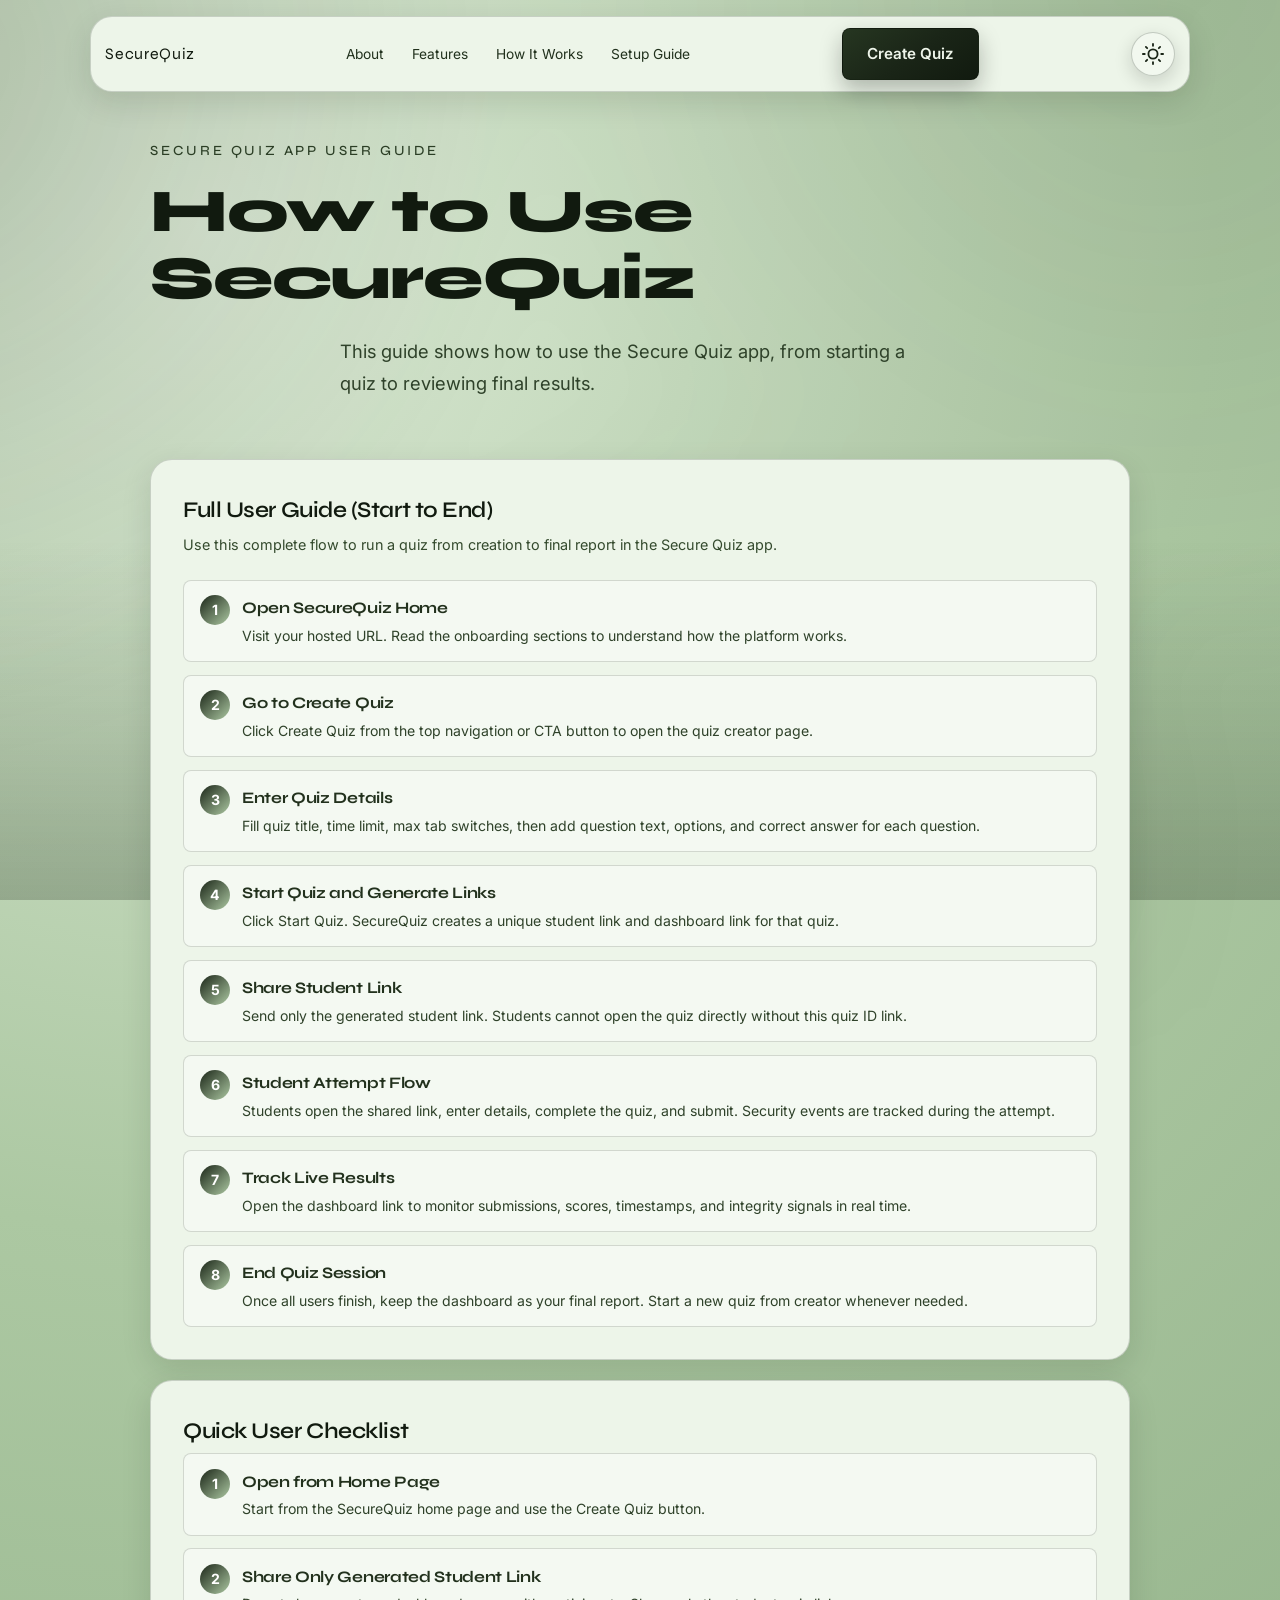
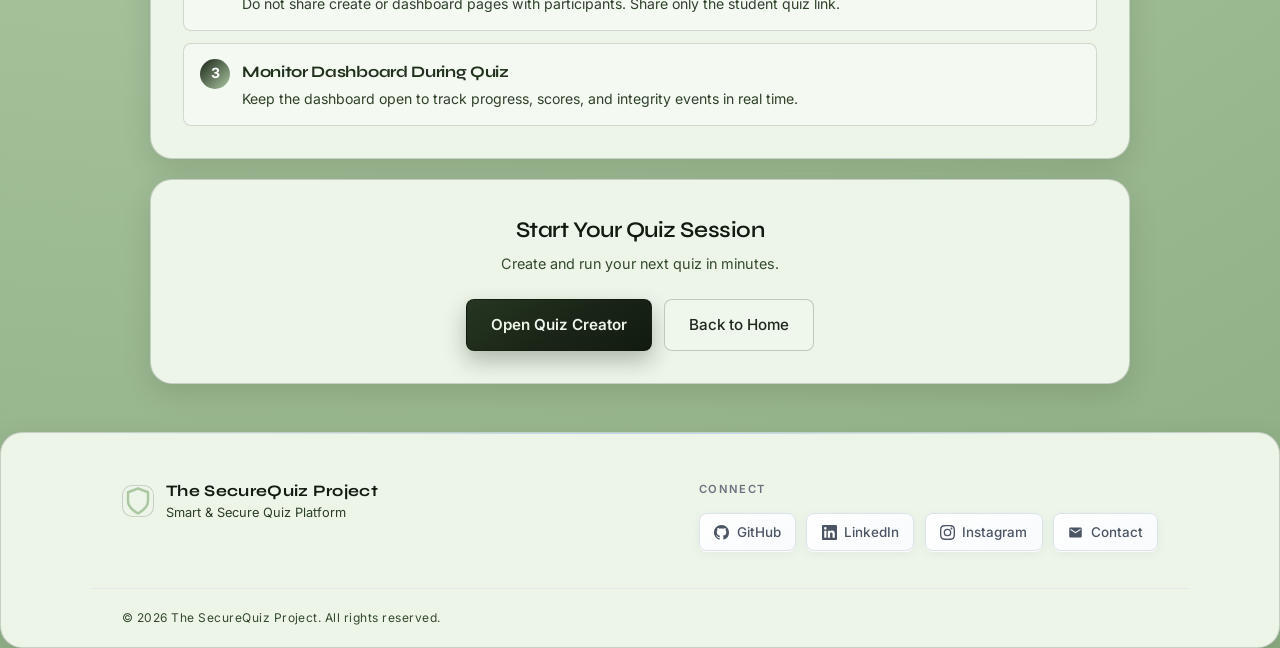
<file: pages/setup.html>
<!DOCTYPE html>
<html lang="en">
<head>
  <meta charset="UTF-8" />
  <meta name="theme-color" content="#050508" />
  <meta name="viewport" content="width=device-width, initial-scale=1.0" />
  <title>Secure Quiz app — SecureQuiz Setup Guide</title>
  <meta name="description" content="Step-by-step guide for setting up, sharing, and managing the Secure Quiz app by SecureQuiz." />
  <meta name="robots" content="index, follow" />
  <meta name="keywords" content="Secure Quiz app, SecureQuiz setup guide, secure quiz setup, quiz sharing guide" />
  <link rel="canonical" href="https://securequizapp.tech/setup" />
  <link rel="icon" type="image/png" href="/assets/SecureQuizIcon.png" />
  <link rel="stylesheet" href="/assets/css/style.css" />
  <link rel="stylesheet" href="/assets/css/minimal.css" />
  <link rel="preconnect" href="https://fonts.googleapis.com" />
  <link rel="preconnect" href="https://fonts.gstatic.com" crossorigin />
  <link href="https://fonts.googleapis.com/css2?family=Inter:wght@400;500;600;700&family=Orbitron:wght@400;500;700;900&family=Syne:wght@400;500;600;700&display=swap" rel="stylesheet" />
  <script src="/assets/js/theme.js"></script>
</head>
<body class="page-with-footer bg-slate-950 relative overflow-hidden bg-[radial-gradient(circle_at_30%_20%,rgba(99,102,241,0.12),transparent_40%)] font-inter text-white tracking-tight">
  <canvas id="canvas" class="absolute w-96 h-96 bg-indigo-500/10 blur-[140px] rounded-full"></canvas>
  <div id="cursor" class="absolute w-96 h-96 bg-pink-500/10 blur-[140px] rounded-full"></div>

  <header class="marketing-nav bg-white/5 backdrop-blur-md border border-white/10 rounded-xl shadow-[0_0_40px_rgba(99,102,241,0.15)] hover:shadow-[0_0_60px_rgba(99,102,241,0.25)] relative before:absolute before:inset-0 before:rounded-xl before:border before:border-white/5">
    <a class="marketing-brand" href="home">SecureQuiz</a>
    <nav class="marketing-links">
      <a href="home#about">About</a>
      <a href="home#features">Features</a>
      <a href="home#how-it-works">How It Works</a>
      <a href="setup">Setup Guide</a>
    </nav>
    <a href="create" class="btn-primary relative overflow-hidden px-4 py-2 rounded-xl bg-indigo-500 transition-all duration-300 ease-out hover:-translate-y-0.5 hover:brightness-110 before:absolute before:inset-0 before:bg-gradient-to-r before:from-transparent before:via-white/10 before:to-transparent before:translate-x-[-100%] hover:before:translate-x-[100%] before:transition-transform before:duration-700" style="text-decoration:none;">Create Quiz</a>
    <button class="btn-theme-switch btn-icon-toggle" title="Toggle UI Mode">
      <svg class="icon-sun" xmlns="http://www.w3.org/2000/svg" viewBox="0 0 24 24" fill="none" stroke="currentColor" stroke-width="2" stroke-linecap="round" stroke-linejoin="round">
        <circle cx="12" cy="12" r="5"></circle>
        <line x1="12" y1="1" x2="12" y2="3"></line>
        <line x1="12" y1="21" x2="12" y2="23"></line>
        <line x1="4.22" y1="4.22" x2="5.64" y2="5.64"></line>
        <line x1="18.36" y1="18.36" x2="19.78" y2="19.78"></line>
        <line x1="1" y1="12" x2="3" y2="12"></line>
        <line x1="21" y1="12" x2="23" y2="12"></line>
        <line x1="4.22" y1="19.78" x2="5.64" y2="18.36"></line>
        <line x1="18.36" y1="5.64" x2="19.78" y2="4.22"></line>
      </svg>
      <svg class="icon-moon" xmlns="http://www.w3.org/2000/svg" viewBox="0 0 24 24" fill="none" stroke="currentColor" stroke-width="2" stroke-linecap="round" stroke-linejoin="round">
        <path d="M21 12.79A9 9 0 1 1 11.21 3 7 7 0 0 0 21 12.79z"></path>
      </svg>
    </button>
  </header>

  <div id="app" class="relative after:absolute after:inset-0 after:bg-[url('/noise.png')] after:opacity-[0.02] after:pointer-events-none">
    <section class="screen active">
      <div class="screen-inner landing-shell">
        <div class="hero landing-hero" style="margin-top:0;text-align:left;max-width:980px;">
          <div class="hero-eyebrow text-slate-400">Secure Quiz app User Guide</div>
          <h1 style="font-size:clamp(2rem,5vw,3.8rem);">How to Use SecureQuiz</h1>
          <p>This guide shows how to use the Secure Quiz app, from starting a quiz to reviewing final results.</p>
        </div>

        <div class="card bg-white/5 backdrop-blur-md border border-white/10 rounded-xl shadow-[0_0_40px_rgba(99,102,241,0.15)] hover:shadow-[0_0_60px_rgba(99,102,241,0.25)] relative before:absolute before:inset-0 before:rounded-xl before:border before:border-white/5 transition-all duration-300 ease-out hover:-translate-y-0.5 hover:brightness-110 opacity-0 translate-y-3 animate-[fadeIn_0.5s_ease-out_forwards] landing-card" style="max-width:980px;">
          <h2 class="card-title text-3xl font-semibold tracking-tight bg-gradient-to-r from-indigo-400 to-purple-400 bg-clip-text text-transparent">Full User Guide (Start to End)</h2>
          <p class="card-subtitle text-slate-400 leading-relaxed">Use this complete flow to run a quiz from creation to final report in the Secure Quiz app.</p>
          <div class="landing-steps" style="grid-template-columns:1fr;">
            <article class="step-item">
              <span class="step-index">1</span>
              <div>
                <h3>Open SecureQuiz Home</h3>
                <p>Visit your hosted URL. Read the onboarding sections to understand how the platform works.</p>
              </div>
            </article>
            <article class="step-item">
              <span class="step-index">2</span>
              <div>
                <h3>Go to Create Quiz</h3>
                <p>Click Create Quiz from the top navigation or CTA button to open the quiz creator page.</p>
              </div>
            </article>
            <article class="step-item">
              <span class="step-index">3</span>
              <div>
                <h3>Enter Quiz Details</h3>
                <p>Fill quiz title, time limit, max tab switches, then add question text, options, and correct answer for each question.</p>
              </div>
            </article>
            <article class="step-item">
              <span class="step-index">4</span>
              <div>
                <h3>Start Quiz and Generate Links</h3>
                <p>Click Start Quiz. SecureQuiz creates a unique student link and dashboard link for that quiz.</p>
              </div>
            </article>
            <article class="step-item">
              <span class="step-index">5</span>
              <div>
                <h3>Share Student Link</h3>
                <p>Send only the generated student link. Students cannot open the quiz directly without this quiz ID link.</p>
              </div>
            </article>
            <article class="step-item">
              <span class="step-index">6</span>
              <div>
                <h3>Student Attempt Flow</h3>
                <p>Students open the shared link, enter details, complete the quiz, and submit. Security events are tracked during the attempt.</p>
              </div>
            </article>
            <article class="step-item">
              <span class="step-index">7</span>
              <div>
                <h3>Track Live Results</h3>
                <p>Open the dashboard link to monitor submissions, scores, timestamps, and integrity signals in real time.</p>
              </div>
            </article>
            <article class="step-item">
              <span class="step-index">8</span>
              <div>
                <h3>End Quiz Session</h3>
                <p>Once all users finish, keep the dashboard as your final report. Start a new quiz from creator whenever needed.</p>
              </div>
            </article>
          </div>
        </div>

        <div class="card bg-white/5 backdrop-blur-md border border-white/10 rounded-xl shadow-[0_0_40px_rgba(99,102,241,0.15)] hover:shadow-[0_0_60px_rgba(99,102,241,0.25)] relative before:absolute before:inset-0 before:rounded-xl before:border before:border-white/5 transition-all duration-300 ease-out hover:-translate-y-0.5 hover:brightness-110 opacity-0 translate-y-3 animate-[fadeIn_0.5s_ease-out_forwards] landing-card" style="max-width:980px;">
          <h2 class="card-title text-3xl font-semibold tracking-tight bg-gradient-to-r from-indigo-400 to-purple-400 bg-clip-text text-transparent">Quick User Checklist</h2>
          <div class="landing-steps" style="grid-template-columns:1fr;">
            <article class="step-item">
              <span class="step-index">1</span>
              <div>
                <h3>Open from Home Page</h3>
                <p>Start from the SecureQuiz home page and use the Create Quiz button.</p>
              </div>
            </article>
            <article class="step-item">
              <span class="step-index">2</span>
              <div>
                <h3>Share Only Generated Student Link</h3>
                <p>Do not share create or dashboard pages with participants. Share only the student quiz link.</p>
              </div>
            </article>
            <article class="step-item">
              <span class="step-index">3</span>
              <div>
                <h3>Monitor Dashboard During Quiz</h3>
                <p>Keep the dashboard open to track progress, scores, and integrity events in real time.</p>
              </div>
            </article>
          </div>
        </div>

        <div class="card bg-white/5 backdrop-blur-md border border-white/10 rounded-xl shadow-[0_0_40px_rgba(99,102,241,0.15)] hover:shadow-[0_0_60px_rgba(99,102,241,0.25)] relative before:absolute before:inset-0 before:rounded-xl before:border before:border-white/5 transition-all duration-300 ease-out hover:-translate-y-0.5 hover:brightness-110 opacity-0 translate-y-3 animate-[fadeIn_0.5s_ease-out_forwards] landing-card landing-cta" style="max-width:980px;">
          <h2 class="card-title text-3xl font-semibold tracking-tight bg-gradient-to-r from-indigo-400 to-purple-400 bg-clip-text text-transparent">Start Your Quiz Session</h2>
          <p class="card-subtitle text-slate-400 leading-relaxed">Create and run your next quiz in minutes.</p>
          <div style="display:flex;gap:0.8rem;flex-wrap:wrap;justify-content:center;">
            <a href="create" class="btn-primary relative overflow-hidden px-4 py-2 rounded-xl bg-indigo-500 transition-all duration-300 ease-out hover:-translate-y-0.5 hover:brightness-110 before:absolute before:inset-0 before:bg-gradient-to-r before:from-transparent before:via-white/10 before:to-transparent before:translate-x-[-100%] hover:before:translate-x-[100%] before:transition-transform before:duration-700" style="text-decoration:none;">Open Quiz Creator</a>
            <a href="home" class="btn-secondary relative overflow-hidden px-4 py-2 rounded-xl bg-white/5 border border-white/10 transition-all duration-300 ease-out hover:-translate-y-0.5 hover:brightness-110 before:absolute before:inset-0 before:bg-gradient-to-r before:from-transparent before:via-white/10 before:to-transparent before:translate-x-[-100%] hover:before:translate-x-[100%] before:transition-transform before:duration-700" style="text-decoration:none;">Back to Home</a>
          </div>
        </div>
      </div>
    </section>
  </div>

  <footer class="site-footer">
    <div class="footer-content">
      <div class="footer-brand">
        <div class="footer-brand-icon">
          <svg viewBox="0 0 24 24" fill="none" stroke="var(--accent)" stroke-width="2" stroke-linecap="round" stroke-linejoin="round">
            <path d="M12 22s8-4 8-10V5l-8-3-8 3v7c0 6 8 10 8 10z"/>
          </svg>
        </div>
        <div>
          <div class="footer-brand-text">The SecureQuiz Project</div>
          <div class="footer-brand-tagline">Smart &amp; Secure Quiz Platform</div>
        </div>
      </div>

      <div class="footer-connect">
        <span class="footer-connect-label">Connect</span>
        <div class="footer-links">
          <a href="https://github.com/GOWTHAM-314" target="_blank" rel="noopener noreferrer" class="footer-link"><svg viewBox="0 0 24 24"><path d="M12 0C5.37 0 0 5.37 0 12c0 5.31 3.435 9.795 8.205 11.385.6.105.825-.255.825-.57 0-.285-.015-1.23-.015-2.235-3.015.555-3.795-.735-4.035-1.41-.135-.345-.72-1.41-1.23-1.695-.42-.225-1.02-.78-.015-.795.945-.015 1.62.87 1.845 1.23 1.08 1.815 2.805 1.305 3.495.99.105-.78.42-1.305.765-1.605-2.67-.3-5.46-1.335-5.46-5.925 0-1.305.465-2.385 1.23-3.225-.12-.3-.54-1.53.12-3.18 0 0 1.005-.315 3.3 1.23.96-.27 1.98-.405 3-.405s2.04.135 3 .405c2.295-1.56 3.3-1.23 3.3-1.23.66 1.65.24 2.88.12 3.18.765.84 1.23 1.905 1.23 3.225 0 4.605-2.805 5.625-5.475 5.925.435.375.81 1.095.81 2.22 0 1.605-.015 2.895-.015 3.3 0 .315.225.69.825.57A12.02 12.02 0 0024 12c0-6.63-5.37-12-12-12z"/></svg>GitHub</a>
          <a href="https://www.linkedin.com/in/gowtham-gowda-c-b-a29727353/" target="_blank" rel="noopener noreferrer" class="footer-link"><svg viewBox="0 0 24 24"><path d="M20.447 20.452h-3.554v-5.569c0-1.328-.027-3.037-1.852-3.037-1.853 0-2.136 1.445-2.136 2.939v5.667H9.351V9h3.414v1.561h.046c.477-.9 1.637-1.85 3.37-1.85 3.601 0 4.267 2.37 4.267 5.455v6.286zM5.337 7.433a2.062 2.062 0 01-2.063-2.065 2.064 2.064 0 112.063 2.065zm1.782 13.019H3.555V9h3.564v11.452zM22.225 0H1.771C.792 0 0 .774 0 1.729v20.542C0 23.227.792 24 1.771 24h20.451C23.2 24 24 23.227 24 22.271V1.729C24 .774 23.2 0 22.222 0h.003z"/></svg>LinkedIn</a>
          <a href="https://www.instagram.com/gowtham_gowda_c_b" target="_blank" rel="noopener noreferrer" class="footer-link"><svg viewBox="0 0 24 24"><path d="M12 2.163c3.204 0 3.584.012 4.85.07 3.252.148 4.771 1.691 4.919 4.919.058 1.265.069 1.645.069 4.849 0 3.205-.012 3.584-.069 4.849-.149 3.225-1.664 4.771-4.919 4.919-1.266.058-1.644.07-4.85.07-3.204 0-3.584-.012-4.849-.07-3.26-.149-4.771-1.699-4.919-4.92-.058-1.265-.07-1.644-.07-4.849 0-3.204.013-3.583.07-4.849.149-3.227 1.664-4.771 4.919-4.919 1.266-.057 1.645-.069 4.849-.069zM12 0C8.741 0 8.333.014 7.053.072 2.695.272.273 2.69.073 7.052.014 8.333 0 8.741 0 12c0 3.259.014 3.668.072 4.948.2 4.358 2.618 6.78 6.98 6.98C8.333 23.986 8.741 24 12 24c3.259 0 3.668-.014 4.948-.072 4.354-.2 6.782-2.618 6.979-6.98.059-1.28.073-1.689.073-4.948 0-3.259-.014-3.667-.072-4.947-.196-4.354-2.617-6.78-6.979-6.98C15.668.014 15.259 0 12 0zm0 5.838a6.162 6.162 0 100 12.324 6.162 6.162 0 000-12.324zM12 16a4 4 0 110-8 4 4 0 010 8zm6.406-11.845a1.44 1.44 0 100 2.881 1.44 1.44 0 000-2.881z"/></svg>Instagram</a>
          <a href="mailto:gowdagowtham7930@gmail.com" class="footer-link"><svg viewBox="0 0 24 24"><path d="M20 4H4c-1.1 0-2 .9-2 2v12c0 1.1.9 2 2 2h16c1.1 0 2-.9 2-2V6c0-1.1-.9-2-2-2zm0 4l-8 5-8-5V6l8 5 8-5v2z"/></svg>Contact</a>
        </div>
      </div>
    </div>

    <div class="footer-bottom">
      <div class="footer-copy">&copy; 2026 The SecureQuiz Project. All rights reserved.</div>
    </div>
  </footer>

  <script defer src="/assets/js/background.js"></script>
</body>
</html>
</file>
<file: style.css>
/* ═══════════════════════════════════════════════════════
   style.css — SecureQuiz Anti-Cheat Platform
   Dark glassmorphism, fully responsive
═══════════════════════════════════════════════════════ */

/* ─── CSS Variables ─── */
:root {
  color-scheme: dark;
  --primary: #3b82f6;
  --primary-light: #60a5fa;
  --primary-dark: #2563eb;
  --accent: #06b6d4;
  --accent-2: #8b5cf6;
  --accent-glow: rgba(6, 182, 212, 0.28);
  --text-1: #ffffff;
  --text-2: #94a3b8;
  --text-3: #64748b;
  --bg-dark: #050508;
  --bg-dark-alt: #0a0a0f;
  --bg-1: rgba(11, 18, 32, 0.96);
  --glass: rgba(15, 23, 42, 0.85);
  --glass-border: rgba(148, 163, 184, 0.1);
  --danger: #f43f5e;
  --danger-glow: rgba(244,63,94,0.35);
  --success: #10b981;
  --warning: #f59e0b;
  --radius-sm: 8px;
  --radius-md: 14px;
  --radius-lg: 20px;
  --shadow: 0 4px 24px rgba(0,0,0,0.5);
  --transition: 0.25s cubic-bezier(0.4,0,0.2,1);
  --font-body: 'Inter', sans-serif;
  --font-display: 'Syne', sans-serif;
  --font: var(--font-body);
  --font-logo: 'Orbitron', sans-serif;
  --scrollbar-thumb: rgba(255, 255, 255, 0.15);
  --scrollbar-thumb-hover: rgba(255, 255, 255, 0.25);
  --body-bg: radial-gradient(ellipse at center, var(--bg-dark-alt) 0%, var(--bg-dark) 100%);
  --canvas-base: #050508;
  --canvas-glow-primary: rgba(59, 130, 246, 0.12);
  --canvas-glow-secondary: rgba(59, 130, 246, 0.05);
  --canvas-dot: rgba(156, 163, 175, 0.08);
  --canvas-dot-glow: rgba(59, 130, 246, 0.22);
  --cursor-border: rgba(147, 197, 253, 0.4);
  --cursor-core: rgba(147, 197, 253, 0.9);
  --cursor-hover-bg: rgba(59, 130, 246, 0.1);
  --cursor-hover-border: rgba(59, 130, 246, 0.8);
  --hero-title-start: #ffffff;
  --hero-title-end: #60a5fa;
  --surface-1: rgba(255,255,255,0.03);
  --surface-2: rgba(255,255,255,0.06);
  --surface-3: rgba(255,255,255,0.07);
  --surface-accent: rgba(108,99,255,0.08);
  --surface-accent-border: rgba(108,99,255,0.25);
  --surface-accent-border-strong: rgba(108,99,255,0.5);
  --field-bg: rgba(255,255,255,0.04);
  --error-bg: rgba(244,63,94,0.12);
  --error-border: rgba(244,63,94,0.3);
  --error-text: #fca5a5;
  --header-bg: rgba(13,15,23,0.8);
  --track-bg: rgba(255,255,255,0.07);
  --student-badge-bg: rgba(108,99,255,0.2);
  --student-badge-border: rgba(108,99,255,0.3);
  --option-hover-bg: rgba(108,99,255,0.08);
  --option-hover-border: rgba(108,99,255,0.4);
  --option-selected-bg: rgba(108,99,255,0.15);
  --result-fetch-bg: linear-gradient(180deg, rgba(6,182,212,0.1), rgba(99,102,241,0.08));
  --result-fetch-border: rgba(6, 182, 212, 0.2);
  --result-fetch-core: radial-gradient(circle, rgba(255,255,255,0.9), rgba(6,182,212,0.9));
  --score-ring-bg: rgba(255,255,255,0.07);
  --overlay-bg: rgba(0,0,0,0.8);
  --btn-secondary-hover: rgba(255,255,255,0.12);
  --report-button-bg: linear-gradient(135deg, #06b6d4 0%, #2563eb 52%, #7c3aed 100%);
  --report-button-border: rgba(255,255,255,0.16);
  --report-button-shadow: 0 16px 36px rgba(37,99,235,0.25);
  --report-card-bg:
    radial-gradient(circle at top left, rgba(34,211,238,0.16), transparent 28%),
    radial-gradient(circle at 85% 15%, rgba(129,140,248,0.18), transparent 30%),
    linear-gradient(145deg, rgba(11,18,32,0.98), rgba(7,12,24,0.96));
  --report-card-outline: linear-gradient(135deg, rgba(255,255,255,0.2), rgba(6,182,212,0.15), rgba(124,58,237,0.18));
  --report-card-border: rgba(148,163,184,0.16);
  --report-card-pill-bg: rgba(255,255,255,0.05);
  --report-card-pill-border: rgba(255,255,255,0.08);
  --report-card-panel-bg:
    linear-gradient(160deg, rgba(17,24,39,0.94), rgba(8,14,28,0.92)),
    linear-gradient(135deg, rgba(255,255,255,0.04), rgba(255,255,255,0.02));
  --report-card-panel-border: rgba(255,255,255,0.08);
  --report-card-panel-overlay: linear-gradient(180deg, rgba(6,182,212,0.08), transparent 30%, transparent 100%);
  --report-status-bg: rgba(6,182,212,0.12);
  --report-status-border: rgba(6,182,212,0.26);
  --report-status-text: #9ae6ff;
  --report-status-pending-bg: rgba(245,158,11,0.12);
  --report-status-pending-border: rgba(245,158,11,0.3);
  --report-status-pending-text: #fcd68a;
  --report-card-metric-bg: rgba(255,255,255,0.045);
  --report-card-metric-border: rgba(255,255,255,0.08);
  --report-card-divider: rgba(255,255,255,0.08);
  --report-watermark: rgba(255,255,255,0.48);
  --review-item-bg: linear-gradient(180deg, rgba(255,255,255,0.04), rgba(255,255,255,0.02));
  --review-item-shadow: inset 0 1px 0 rgba(255,255,255,0.04);
  --review-option-bg: rgba(255,255,255,0.03);
  --review-option-border: rgba(255,255,255,0.06);
}

body[data-ui="minimal"],
html[data-ui="minimal"] {
  --scrollbar-thumb: rgba(0, 0, 0, 0.15);
  --scrollbar-thumb-hover: rgba(0, 0, 0, 0.25);
}


/* ─── UI Toggle Icon Button ─── */
.btn-icon-toggle {
  display: flex;
  align-items: center;
  justify-content: center;
  width: 44px;
  height: 44px;
  border-radius: 50%;
  border: 1px solid var(--glass-border);
  background: var(--surface-1);
  color: var(--text-1);
  cursor: pointer;
  transition: all 0.3s cubic-bezier(0.4, 0, 0.2, 1);
  outline: none;
  box-shadow: 0 4px 12px rgba(0,0,0,0.1);
  padding: 0;
  margin-left: 0.5rem;
}

.btn-icon-toggle svg {
  width: 22px;
  height: 22px;
  transition: transform 0.4s ease, opacity 0.3s ease;
}

.btn-icon-toggle:hover {
  transform: translateY(-2px);
  background: var(--surface-2);
  box-shadow: 0 6px 16px rgba(0,0,0,0.15);
}

/* UI Toggle Base */
.btn-icon-toggle svg {
  display: none;
}

/* Light mode (Minimalist UI) */
body[data-ui="minimal"] .btn-icon-toggle,
html[data-ui="minimal"] .btn-icon-toggle {
  background: #ffffff;
  border-color: #e2e8f0;
  color: #f59e0b; /* Sun color - vibrant yellow/orange */
  box-shadow: 0 0 15px rgba(245, 158, 11, 0.4);
}

body[data-ui="minimal"] .icon-sun,
html[data-ui="minimal"] .icon-sun {
  display: block;
  animation: glow-spin 0.6s ease-out forwards;
}

/* Dark mode (Glassmorphism UI) */
body[data-ui="glass"] .btn-icon-toggle,
html[data-ui="glass"] .btn-icon-toggle {
  background: rgba(15, 23, 42, 0.6);
  border-color: rgba(148, 163, 184, 0.2);
  color: #e2e8f0; /* Moon color - cool slate */
  box-shadow: 0 0 15px rgba(226, 232, 240, 0.2);
}

body[data-ui="glass"] .icon-moon,
html[data-ui="glass"] .icon-moon {
  display: block;
  animation: glow-spin 0.6s ease-out forwards;
}

@keyframes glow-spin {
  0% { transform: rotate(-90deg) scale(0.5); opacity: 0; }
  100% { transform: rotate(0) scale(1); opacity: 1; }
}

/* Base Nav added to login */
.login-nav {
  display: flex;
  align-items: center;
  justify-content: space-between;
  padding: 1.5rem 2rem;
  width: 100%;
  position: absolute;
  top: 0;
  left: 0;
  z-index: 1000;
}

/* Ensure marketing-nav layout fits the added button */
.marketing-nav {
  position: relative;
  display: flex;
  align-items: center;
  justify-content: space-between;
  padding: 1.5rem 2rem;
  z-index: 1000;
}

/* Mobile Optimizations for Toggle */
@media (max-width: 768px) {
  .marketing-nav {
    flex-direction: row !important;
    padding: 1rem 1.25rem !important;
    align-items: center !important;
    gap: 0 !important;
  }
  .marketing-nav > .btn-primary {
    display: none !important; /* Hide redundant CTA on mobile */
  }
  .btn-icon-toggle {
    position: static !important;
    margin: 0 !important;
    width: 40px !important;
    height: 40px !important;
    z-index: 1001;
  }
  .login-nav {
    padding: 1rem 1.25rem !important;
  }
}

/* ─── Reset & Base ─── */
*, *::before, *::after { box-sizing: border-box; margin: 0; padding: 0; }

html { 
  scroll-behavior: smooth; 
  max-width: 100vw;
  overflow-x: hidden;
}

body {
  font-family: var(--font-body);
  background: var(--body-bg);
  color: var(--text-1);
  min-height: 100vh;
  line-height: 1.6;
  user-select: none;
  -webkit-user-select: none;
  overflow: hidden; /* Globally disable scrolling initially */
  transition: background var(--transition), color var(--transition);
}

body,
#canvas,
.card,
.feature-card,
.instruction-list li,
.agreement-box,
.form-group input,
.notice-box,
.btn-secondary,
.quiz-header,
.proctor-bar,
.option-btn,
.result-fetching,
.r-stat,
.report-shell,
.marks-card,
.marks-pill,
.marks-score-panel,
.marks-metric-card,
.review-item,
.review-option,
.overlay,
.overlay-card {
  transition:
    background var(--transition),
    border-color var(--transition),
    color var(--transition),
    box-shadow var(--transition);
}

body.ambient-effects-off #canvas,
body.ambient-effects-off #cursor {
  display: none !important;
}

/* Base Headings */
h1, h2, h3 {
  font-family: var(--font-logo);
  letter-spacing: -0.02em;
  overflow-wrap: break-word;
  word-break: break-word;
}
.quiz-card h3,
.marks-card-student,
.profile-name {
  overflow-wrap: break-word;
  word-break: break-word;
}

/* Interactive hover elements get native pointer */
a, button, input[type="text"], input[type="email"], input[type="number"], textarea, select {
  cursor: pointer;
}

/* ─── Accessibility & Focus ─── */
a:focus-visible, button:focus-visible, input[type="text"]:focus-visible, 
input[type="email"]:focus-visible, input[type="number"]:focus-visible, 
textarea:focus-visible, select:focus-visible, .option-btn:focus-visible {
  outline: 2px solid var(--accent);
  outline-offset: 4px;
}

/* ─── Utility ─── */
.hidden { display: none !important; }

/* ─── Screens ─── */
/* ─── "How it Works" Grid ─── */
.section-header {
  text-align: center;
  margin: 4rem 0 2rem;
}
.section-eyebrow {
  font-family: var(--font-logo);
  font-size: 0.875rem;
  font-weight: 500;
  letter-spacing: 0.2em;
  text-transform: uppercase;
  color: var(--accent);
  margin-bottom: 0.75rem;
}
.section-header h2 {
  font-size: clamp(2rem, 4vw, 2.5rem);
  font-weight: 700;
  margin-bottom: 1rem;
}
.section-header p {
  color: var(--text-2);
  max-width: 600px;
  margin: 0 auto;
}

.features-grid {
  display: grid;
  grid-template-columns: repeat(auto-fit, minmax(280px, 1fr));
  gap: 1.5rem;
  width: 100%;
  max-width: 1000px;
  margin: 0 auto 3rem;
  padding: 0 1rem;
}

.feature-card {
  background: var(--glass);
  border: 1px solid var(--glass-border);
  border-radius: 20px;
  padding: 2rem;
  backdrop-filter: blur(12px);
  -webkit-backdrop-filter: blur(12px);
  transition: all 0.4s cubic-bezier(0.4, 0, 0.2, 1);
  position: relative;
  overflow: hidden;
  text-align: left;
}

.feature-card::before {
  content: '';
  position: absolute;
  top: 0; left: 0; right: 0;
  height: 2px;
  background: linear-gradient(90deg, var(--primary), var(--accent));
  transform: scaleX(0);
  transform-origin: left;
  transition: transform 0.4s ease;
}

.feature-card:hover::before {
  transform: scaleX(1);
}

.feature-card:hover {
  transform: translateY(-8px);
  border-color: rgba(59, 130, 246, 0.3);
  box-shadow: 0 20px 40px rgba(59, 130, 246, 0.2);
}

.feature-icon {
  width: 50px;
  height: 50px;
  background: linear-gradient(135deg, var(--primary), var(--accent));
  border-radius: 14px;
  display: flex;
  align-items: center;
  justify-content: center;
  font-size: 1.5rem;
  margin-bottom: 1.25rem;
  box-shadow: 0 8px 24px rgba(59, 130, 246, 0.3);
  color: #fff;
}

.feature-card h3 {
  font-family: var(--font-logo);
  font-size: 1.25rem;
  font-weight: 700;
  margin-bottom: 0.75rem;
}

.feature-card p {
  color: var(--text-2);
  line-height: 1.6;
  font-size: 0.95rem;
}

/* ─── Canvas & Cursor ─── */
#canvas {
  position: fixed;
  top: 0;
  left: 0;
  width: 100vw;
  height: 100vh;
  z-index: -1;
  background: var(--body-bg);
}

#cursor {
  position: fixed;
  top: -10px;
  left: -10px;
  width: 20px;
  height: 20px;
  border: 1.5px solid var(--cursor-border);
  border-radius: 50%;
  pointer-events: none;
  z-index: 10000;
  opacity: 0;
  will-change: transform;
  transition: width 0.2s ease, height 0.2s ease, background 0.3s ease, opacity 0.3s ease;
}

#cursor::after {
  content: '';
  position: absolute;
  top: 50%;
  left: 50%;
  transform: translate(-50%, -50%);
  width: 4px;
  height: 4px;
  background: var(--cursor-core);
  border-radius: 50%;
}

#cursor.hover {
  width: 40px;
  height: 40px;
  background: var(--cursor-hover-bg);
  border-color: var(--cursor-hover-border);
}

#app { min-height: 100vh; }

.screen { 
  display: none; 
  height: 100vh;
  width: 100vw;
  overflow-y: auto;
  overflow-x: hidden;
}
.screen.active { display: block; }

/* Pages with site footer should scroll at document level so the footer remains reachable. */
body.page-with-footer {
  overflow-y: auto;
  overflow-x: hidden;
}

body.page-with-footer .screen {
  height: auto;
  min-height: 100vh;
  width: 100%;
  overflow: visible;
}

body.page-with-footer .screen-inner {
  min-height: auto;
}

/* Custom internal scrollbar for Screens */
.screen::-webkit-scrollbar {
  width: 8px;
}
.screen::-webkit-scrollbar-track {
  background: transparent;
}
.screen::-webkit-scrollbar-thumb {
  background: var(--scrollbar-thumb);
  border-radius: 4px;
}
.screen::-webkit-scrollbar-thumb:hover {
  background: var(--scrollbar-thumb-hover);
}

.screen-inner {
  min-height: 100vh;
  display: flex;
  flex-direction: column;
  align-items: center;
  justify-content: center;
  padding: 2rem 1rem;
  gap: 1.5rem;
}

/* ─── Hero / Branding (Landing Page Style) ─── */
.hero {
  text-align: center;
  animation: fadeInUp 1s ease-out;
  margin-bottom: 2.5rem;
  margin-top: -2rem;
}
@keyframes fadeInUp {
  from { opacity: 0; transform: translateY(30px); }
  to { opacity: 1; transform: translateY(0); }
}
.hero-eyebrow {
  font-family: var(--font-logo);
  font-size: 0.875rem;
  font-weight: 500;
  letter-spacing: 0.2em;
  text-transform: uppercase;
  color: var(--accent);
  margin-bottom: 1rem;
  opacity: 0;
  animation: fadeIn 1s ease-out 0.2s forwards;
}
@keyframes fadeIn {
  to { opacity: 1; }
}
.hero h1 {
  font-family: var(--font-logo);
  font-size: clamp(2rem, 8vw, 5rem);
  font-weight: 900;
  line-height: 1.1;
  margin-bottom: 1.5rem;
  letter-spacing: -0.02em;
  background: linear-gradient(135deg, var(--hero-title-start) 0%, var(--hero-title-end) 100%);
  -webkit-background-clip: text;
  -webkit-text-fill-color: transparent;
  background-clip: text;
  opacity: 0;
  animation: fadeInScale 1s ease-out 0.4s forwards;
}
@keyframes fadeInScale {
  from { opacity: 0; transform: scale(0.95); }
  to { opacity: 1; transform: scale(1); }
}
.hero p {
  font-size: 1.15rem;
  color: var(--text-2);
  max-width: 600px;
  margin: 0 auto;
  line-height: 1.7;
  opacity: 0;
  animation: fadeIn 1s ease-out 0.6s forwards;
}


/* ─── Card ─── */
.card {
  background: var(--glass);
  border: 1px solid var(--glass-border);
  border-radius: var(--radius-lg);
  backdrop-filter: blur(16px);
  -webkit-backdrop-filter: blur(16px);
  padding: 2rem;
  box-shadow: var(--shadow);
  width: 100%;
  max-width: 480px;
}

.screen.active .card {
  animation: pageCardRise 0.45s ease both;
}

@keyframes pageCardRise {
  from {
    opacity: 0;
    transform: translateY(14px);
  }
  to {
    opacity: 1;
    transform: translateY(0);
  }
}

/* Custom internal scrollbar for cards */
.card::-webkit-scrollbar {
  width: 6px;
}
.card::-webkit-scrollbar-track {
  background: transparent;
  border-radius: 4px;
}
.card::-webkit-scrollbar-thumb {
  background: var(--scrollbar-thumb);
  border-radius: 4px;
}
.card::-webkit-scrollbar-thumb:hover {
  background: var(--scrollbar-thumb-hover);
}

.card-title {
  font-family: var(--font-display);
  font-size: 1.4rem;
  font-weight: 600;
  margin-bottom: 0.3rem;
  overflow-wrap: break-word;
  word-break: break-word;
}
.card-subtitle {
  color: var(--text-2);
  font-size: 0.9rem;
  margin-bottom: 1.5rem;
}

#screen-instructions .card,
#screen-result .card {
  max-width: 650px;
  max-height: calc(100vh - 4rem);
  overflow-y: auto;
}

#screen-result .screen-inner {
  justify-content: flex-start;
  padding-top: 2rem;
  padding-bottom: 3rem;
}

/* ─── Instructions Screen ─── */
.instruction-list {
  font-family: var(--font-body);
  line-height: 1.6;
  list-style: none;
  text-align: left;
  margin: 1.5rem 0;
  display: flex;
  flex-direction: column;
  gap: 1rem;
}
.instruction-list li {
  display: flex;
  align-items: flex-start;
  gap: 0.8rem;
  background: var(--surface-1);
  padding: 1rem;
  border-radius: var(--radius-sm);
  border: 1px solid var(--glass-border);
  font-size: 0.95rem;
  color: var(--text-2);
  transition: transform 0.2s, background 0.2s;
}
.instruction-list li:hover {
  transform: translateX(4px);
  background: var(--surface-2);
}
.instruction-list .icon {
  font-size: 1.4rem;
  margin-top: -0.1rem;
}
.instruction-list b {
  color: var(--text-1);
}

.agreement-box {
  margin-bottom: 1.5rem;
  text-align: left;
  background: var(--surface-accent);
  padding: 1rem;
  border-radius: var(--radius-sm);
  border: 1px solid var(--surface-accent-border);
  transition: border-color 0.3s;
}
.agreement-box:hover {
  border-color: var(--surface-accent-border-strong);
}

.checkbox-container {
  display: flex;
  align-items: center;
  cursor: pointer;
  font-size: 0.95rem;
  user-select: none;
  color: var(--text-1);
  gap: 0.75rem;
}
.checkbox-container input {
  position: absolute;
  opacity: 0;
  cursor: pointer;
  height: 0;
  width: 0;
}
.checkmark {
  height: 22px;
  width: 22px;
  background-color: var(--surface-3);
  border: 2px solid var(--text-3);
  border-radius: 4px;
  position: relative;
  transition: all 0.3s cubic-bezier(0.4, 0, 0.2, 1);
}
.checkbox-container input:checked ~ .checkmark {
  background-color: var(--success);
  border-color: var(--success);
  box-shadow: 0 0 12px rgba(16,185,129,0.5);
  transform: scale(1.1) rotate(5deg);
}
.checkbox-container input:checked ~ .checkmark:after {
  content: "";
  position: absolute;
  display: block;
  left: 6px;
  top: 2px;
  width: 5px;
  height: 10px;
  border: solid white;
  border-width: 0 2px 2px 0;
  transform: rotate(45deg);
}
.checkbox-container:hover input ~ .checkmark {
  border-color: var(--accent);
}

.scrollable-card {
  max-height: 85vh;
  overflow-y: auto;
  scrollbar-width: thin;
  scrollbar-color: rgba(255,255,255,0.2) transparent;
}
.locked {
  filter: grayscale(1);
  opacity: 0.5;
  box-shadow: none !important;
  transform: none !important;
  cursor: not-allowed !important;
}

/* ─── Form Elements ─── */
.form-group {
  margin-bottom: 1.1rem;
}
.form-group label {
  display: block;
  font-size: 0.82rem;
  font-weight: 500;
  color: var(--text-2);
  margin-bottom: 0.4rem;
  letter-spacing: 0.03em;
  text-transform: uppercase;
}
.form-group input,
.form-group textarea,
.form-group select {
  width: 100%;
  background: var(--field-bg);
  border: 1px solid var(--glass-border);
  border-radius: var(--radius-sm);
  padding: 0.75rem 1rem;
  color: var(--text-1);
  font-size: 0.95rem;
  font-family: var(--font);
  transition: all 0.2s ease;
  outline: none;
}
.form-group textarea {
  resize: vertical;
  min-height: 72px;
}
.form-group input::placeholder,
.form-group textarea::placeholder {
  color: var(--text-3);
}
.form-group input:focus,
.form-group textarea:focus,
.form-group select:focus {
  border-color: var(--accent);
  box-shadow: 0 4px 12px var(--accent-glow);
  transform: translateY(-2px);
}

.question-builder-grid {
  display: grid;
  grid-template-columns: repeat(2, minmax(0, 1fr));
  gap: 0.9rem;
}

@media (max-width: 600px) {
  .question-builder-grid {
    grid-template-columns: 1fr;
  }
}

.questions-list {
  margin: 0 0 1rem;
  display: flex;
  flex-direction: column;
  gap: 0.7rem;
}

.publish-action-bar {
  position: sticky;
  bottom: 0;
  z-index: 50;
  padding: 1rem 0;
  background: var(--glass);
  backdrop-filter: blur(12px);
  border-top: 1px solid var(--glass-border);
  margin-top: 1.5rem;
}

.questions-empty {
  background: var(--surface-1);
  border: 1px dashed var(--glass-border);
  border-radius: var(--radius-sm);
  padding: 0.9rem 1rem;
  color: var(--text-2);
  font-size: 0.9rem;
}

.question-item {
  background: var(--surface-1);
  border: 1px solid var(--glass-border);
  border-radius: var(--radius-sm);
  padding: 0.85rem 0.95rem;
}

.question-item-head {
  display: flex;
  align-items: center;
  justify-content: space-between;
  gap: 0.75rem;
}

.question-item-text {
  margin: 0.4rem 0 0.55rem;
  color: var(--text-1);
  font-size: 0.92rem;
}

.question-item-options {
  margin: 0;
  padding-left: 1rem;
  color: var(--text-2);
  font-size: 0.88rem;
}

.question-item-answer {
  margin-top: 0.55rem;
  color: var(--success);
  font-size: 0.85rem;
}

.question-remove-btn {
  padding: 0.35rem 0.7rem;
  font-size: 0.78rem;
}

/* ─── Landing / Onboarding ─── */
.landing-shell {
  justify-content: flex-start;
  padding-top: 3rem;
  padding-bottom: 3rem;
  gap: 1.25rem;
}

.landing-hero {
  max-width: 920px;
}

.landing-actions {
  margin-top: 1.1rem;
  display: flex;
  flex-wrap: wrap;
  gap: 0.8rem;
  justify-content: center;
}

.landing-card {
  width: 100%;
}

.landing-about-grid {
  display: grid;
  grid-template-columns: repeat(2, minmax(0, 1fr));
  gap: 0.75rem;
}

.landing-steps {
  display: grid;
  grid-template-columns: repeat(2, minmax(0, 1fr));
  gap: 0.8rem;
}

.step-item {
  display: flex;
  gap: 0.75rem;
  align-items: flex-start;
  background: var(--surface-1);
  border: 1px solid var(--glass-border);
  border-radius: var(--radius-sm);
  padding: 0.9rem 1rem;
}

.step-index {
  width: 30px;
  height: 30px;
  border-radius: 50%;
  background: linear-gradient(135deg, var(--primary), var(--accent));
  color: #fff;
  font-size: 0.88rem;
  font-weight: 700;
  display: inline-flex;
  align-items: center;
  justify-content: center;
  flex-shrink: 0;
}

.step-item h3 {
  font-size: 1rem;
  margin-bottom: 0.25rem;
  font-family: var(--font-logo);
}

.step-item p {
  color: var(--text-2);
  font-size: 0.88rem;
  line-height: 1.55;
}

.landing-cta {
  text-align: center;
}

.marketing-nav {
  position: sticky;
  top: 0;
  z-index: 30;
  width: min(1100px, calc(100% - 2rem));
  margin: 1rem auto 0;
  padding: 0.7rem 0.9rem;
  border-radius: 16px;
  border: 1px solid var(--glass-border);
  background: color-mix(in srgb, var(--bg-1) 88%, transparent);
  backdrop-filter: blur(12px);
  -webkit-backdrop-filter: blur(12px);
  display: flex;
  align-items: center;
  justify-content: space-between;
  gap: 0.75rem;
}

.marketing-brand {
  font-family: var(--font-logo);
  color: var(--text-1);
  text-decoration: none;
  letter-spacing: 0.04em;
  font-size: 1rem;
}

.marketing-links {
  display: flex;
  align-items: center;
  gap: 0.75rem;
}

.marketing-links a {
  color: var(--text-2);
  text-decoration: none;
  font-size: 0.86rem;
  padding: 0.35rem 0.5rem;
  border-radius: 8px;
  transition: color var(--transition), background var(--transition);
}

.marketing-links a:hover {
  color: var(--text-1);
  background: var(--surface-1);
}

.hero-chip-row {
  margin-top: 1rem;
  display: flex;
  flex-wrap: wrap;
  gap: 0.5rem;
}

.hero-chip {
  display: inline-flex;
  border-radius: 999px;
  border: 1px solid var(--glass-border);
  background: var(--surface-1);
  color: var(--text-2);
  font-size: 0.78rem;
  padding: 0.3rem 0.7rem;
}

.landing-proof {
  width: 100%;
  max-width: 980px;
  display: flex;
  flex-wrap: wrap;
  gap: 0.7rem;
  justify-content: center;
}

.landing-proof span {
  border: 1px solid var(--glass-border);
  background: var(--surface-1);
  color: var(--text-2);
  border-radius: 999px;
  padding: 0.3rem 0.8rem;
  font-size: 0.78rem;
}

.reveal-up {
  opacity: 0;
  transform: translateY(18px);
  transition: opacity 0.55s ease, transform 0.55s ease;
}

.reveal-up.is-visible {
  opacity: 1;
  transform: translateY(0);
}

.setup-code {
  margin: 0;
  padding: 0.95rem;
  border-radius: var(--radius-sm);
  border: 1px solid var(--glass-border);
  background: rgba(2, 6, 23, 0.7);
  color: #cbd5e1;
  font-family: Consolas, "Courier New", monospace;
  font-size: 0.84rem;
  line-height: 1.6;
  overflow-x: auto;
}

/* ─── Teacher Dashboard ─── */
.dashboard-page {
  min-height: 100vh;
}

.dashboard-meta {
  display: grid;
  grid-template-columns: repeat(3, minmax(0, 1fr));
  gap: 0.9rem;
  margin-bottom: 1rem;
}

.dashboard-meta-item {
  background: var(--surface-1);
  border: 1px solid var(--glass-border);
  border-radius: var(--radius-sm);
  padding: 0.75rem 0.9rem;
  display: flex;
  flex-direction: column;
  gap: 0.3rem;
}

.meta-label {
  color: var(--text-2);
  font-size: 0.76rem;
  letter-spacing: 0.06em;
  text-transform: uppercase;
}

.dashboard-table-wrap {
  overflow-x: auto;
  border: 1px solid var(--glass-border);
  border-radius: var(--radius-sm);
}

.dashboard-table {
  width: 100%;
  min-width: 760px;
  border-collapse: collapse;
  font-size: 0.9rem;
}

.dashboard-table th,
.dashboard-table td {
  padding: 0.8rem 0.9rem;
  border-bottom: 1px solid var(--glass-border);
  text-align: left;
  vertical-align: top;
}

.dashboard-table th {
  background: var(--surface-1);
  color: var(--text-2);
  font-size: 0.78rem;
  letter-spacing: 0.05em;
  text-transform: uppercase;
  position: sticky;
  top: 0;
  z-index: 10;
}

.dashboard-empty {
  color: var(--text-2);
  text-align: center;
}

.student-cell {
  display: flex;
  flex-direction: column;
  gap: 0.15rem;
}

.student-cell span {
  color: var(--text-2);
  font-size: 0.82rem;
}

.integrity-cell {
  display: flex;
  flex-wrap: wrap;
  gap: 0.5rem;
  color: var(--text-2);
  font-size: 0.82rem;
}

.dash-pill {
  display: inline-flex;
  align-items: center;
  justify-content: center;
  border-radius: 999px;
  padding: 0.2rem 0.6rem;
  border: 1px solid transparent;
  font-size: 0.75rem;
  font-weight: 600;
  letter-spacing: 0.02em;
}

.dash-pill.success {
  background: rgba(16,185,129,0.12);
  color: #6ee7b7;
  border-color: rgba(16,185,129,0.3);
}

.dash-pill.danger {
  background: rgba(244,63,94,0.12);
  color: #fda4af;
  border-color: rgba(244,63,94,0.35);
}

/* ─── Notice Box ─── */
.notice-box {
  background: var(--surface-accent);
  border: 1px solid var(--surface-accent-border);
  border-radius: var(--radius-sm);
  padding: 0.75rem 1rem;
  font-size: 0.82rem;
  color: var(--text-2);
  display: flex;
  gap: 0.5rem;
  align-items: flex-start;
  margin-bottom: 1.3rem;
}
.notice-icon { flex-shrink: 0; font-size: 1rem; }

/* ─── Error ─── */
.error-msg {
  background: var(--error-bg);
  border: 1px solid var(--error-border);
  color: var(--error-text);
  border-radius: var(--radius-sm);
  padding: 0.65rem 1rem;
  font-size: 0.88rem;
  margin-bottom: 1rem;
}

/* ─── Buttons ─── */
.btn-primary {
  background: linear-gradient(135deg, var(--accent), #8b5cf6);
  color: #fff;
  border: none;
  border-radius: var(--radius-sm);
  padding: 0.8rem 1.5rem;
  font-size: 0.95rem;
  font-weight: 600;
  font-family: var(--font);
  cursor: pointer;
  transition: transform var(--transition), box-shadow var(--transition), opacity var(--transition);
  box-shadow: 0 4px 14px var(--accent-glow);
  display: inline-flex;
  align-items: center;
  justify-content: center;
  gap: 0.5rem;
}
.btn-primary:hover { transform: translateY(-1px); box-shadow: 0 6px 20px var(--accent-glow); }
.btn-primary:active { transform: translateY(0); }
.btn-primary:disabled { opacity: 0.5; cursor: not-allowed; transform: none; }

.btn-secondary {
  background: var(--surface-3);
  color: var(--text-1);
  border: 1px solid var(--glass-border);
  border-radius: var(--radius-sm);
  padding: 0.8rem 1.5rem;
  font-size: 0.95rem;
  font-weight: 500;
  font-family: var(--font);
  cursor: pointer;
  transition: background var(--transition), transform var(--transition);
}
.btn-secondary:hover { background: var(--btn-secondary-hover); }
.btn-secondary:disabled { opacity: 0.4; cursor: not-allowed; }

.btn-danger-ghost {
  display: inline-flex;
  align-items: center;
  justify-content: center;
  gap: 0.5rem;
  padding: 0.8rem 1.5rem;
  border-radius: var(--radius-sm);
  font-weight: 500;
  font-size: 0.95rem;
  font-family: inherit;
  cursor: pointer;
  transition: all var(--transition);
  background: transparent;
  border: 1px solid var(--error-border);
  color: var(--danger);
  outline: none;
}
.btn-danger-ghost:hover:not(:disabled) {
  background: var(--error-bg);
  border-color: var(--danger);
}
.btn-danger-ghost:disabled { opacity: 0.4; cursor: not-allowed; }

.btn-full { width: 100%; }

.btn-submit {
  background: linear-gradient(135deg, #10b981, #059669);
  color: #fff;
  border: none;
  border-radius: var(--radius-sm);
  padding: 0.9rem 2rem;
  font-size: 1rem;
  font-weight: 600;
  font-family: var(--font);
  cursor: pointer;
  transition: transform var(--transition), box-shadow var(--transition);
  box-shadow: 0 4px 14px rgba(16,185,129,0.35);
}
.btn-submit:hover { transform: translateY(-1px); box-shadow: 0 6px 20px rgba(16,185,129,0.4); }

.btn-submit-top {
  padding: 0.4rem 1rem;
  font-size: 0.85rem;
  border-radius: 999px; /* pill shape */
  box-shadow: 0 2px 10px rgba(16,185,129,0.3);
}
.btn-submit-top:hover {
  box-shadow: 0 4px 14px rgba(16,185,129,0.45);
}

/* ─── Spinner ─── */
.spinner {
  width: 18px;
  height: 18px;
  border: 2px solid rgba(255,255,255,0.3);
  border-top-color: #fff;
  border-radius: 50%;
  animation: spin 0.7s linear infinite;
}
@keyframes spin { to { transform: rotate(360deg); } }

/* ═══════════════════════════════════════════════════
   QUIZ SCREEN
═══════════════════════════════════════════════════ */
#screen-quiz {
  display: none;
  flex-direction: column;
  min-height: 100vh;
}
#screen-quiz.active {
  display: flex;
}

/* Header */
.quiz-header {
  display: flex;
  align-items: center;
  justify-content: space-between;
  padding: 1rem 1.5rem;
  background: var(--header-bg);
  border-bottom: 1px solid var(--glass-border);
  backdrop-filter: blur(10px);
  position: sticky;
  top: 0;
  z-index: 10;
}
.quiz-meta { display: flex; align-items: center; gap: 1rem; flex-wrap: wrap; }
.student-badge {
  background: var(--student-badge-bg);
  border: 1px solid var(--student-badge-border);
  color: var(--accent-2);
  border-radius: 999px;
  padding: 0.2rem 0.75rem;
  font-size: 0.82rem;
  font-weight: 500;
}
.progress-label { color: var(--text-2); font-size: 0.88rem; }

.quiz-timer-wrap {
  display: flex;
  align-items: center;
  gap: 0.3rem;
  font-size: 0.9rem;
  color: var(--text-2);
}
.quiz-timer {
  font-family: var(--font-display);
  font-size: 1.4rem;
  font-weight: 700;
  color: var(--text-1);
  min-width: 40px;
  text-align: right;
  transition: color 0.3s;
}
.quiz-timer.urgent { color: var(--danger); animation: pulse-timer 0.5s ease-in-out infinite alternate; }
@keyframes pulse-timer { from { opacity: 1; } to { opacity: 0.4; } }

/* Progress Bar */
.progress-bar-track {
  height: 4px;
  background: var(--track-bg);
  width: 100%;
}
.progress-bar-fill {
  position: relative;
  height: 100%;
  background: linear-gradient(90deg, var(--accent), var(--accent-2));
  transition: width 0.4s ease;
}
.progress-bar-fill::after {
  content: "";
  position: absolute;
  right: 0;
  top: 0;
  bottom: 0;
  width: 10px;
  background: #fff;
  box-shadow: 0 0 10px #fff, 0 0 20px var(--accent);
  border-radius: 50%;
  transform: translateX(50%);
}

/* Timer Bar */
.timer-bar-track {
  height: 3px;
  background: var(--track-bg);
  width: 100%;
}
.timer-bar-fill {
  height: 100%;
  background: linear-gradient(90deg, var(--success), var(--warning), var(--danger));
  width: 100%;
  transform-origin: left;
  transition: width 1s linear;
}

/* Quiz Body */
.quiz-body {
  flex: 1;
  padding: 1.5rem;
  max-width: 680px;
  width: 100%;
  margin: 0 auto;
  display: flex;
  flex-direction: column;
  gap: 1.2rem;
}

/* Question Card */
.question-card {
  max-width: 100%;
  padding: 1.8rem;
  animation: slide-in 0.35s ease;
}
@keyframes slide-in {
  from { opacity: 0; transform: translateY(12px); }
  to   { opacity: 1; transform: translateY(0); }
}
.question-number {
  font-size: 0.78rem;
  font-weight: 600;
  color: var(--accent-2);
  text-transform: uppercase;
  letter-spacing: 0.08em;
  margin-bottom: 0.6rem;
}
.question-text {
  font-family: var(--font-display);
  font-size: 1.05rem;
  font-weight: 500;
  color: var(--text-1);
  line-height: 1.7;
  margin-bottom: 1.4rem;
}

/* Options */
.options-list { display: flex; flex-direction: column; gap: 0.65rem; }

.option-btn {
  background: var(--surface-1);
  border: 1.5px solid var(--glass-border);
  border-radius: var(--radius-sm);
  padding: 0.85rem 1.1rem;
  color: var(--text-1);
  font-size: 0.95rem;
  font-family: var(--font-body);
  line-height: 1.6;
  cursor: pointer;
  text-align: left;
  display: flex;
  align-items: center;
  gap: 0.75rem;
  transition: all 0.25s cubic-bezier(0.34, 1.56, 0.64, 1);
  position: relative;
  overflow: hidden;
}
.option-btn::before {
  content: '';
  width: 20px;
  height: 20px;
  border: 2px solid var(--text-3);
  border-radius: 50%;
  flex-shrink: 0;
  transition: all var(--transition);
}
.option-btn:hover {
  background: var(--option-hover-bg);
  border-color: var(--option-hover-border);
}
.option-btn:active {
  transform: scale(0.98);
}
.option-btn.selected {
  background: var(--option-selected-bg);
  border-color: var(--accent);
  color: var(--text-1);
  box-shadow: 0 0 0 3px var(--accent-glow);
  animation: option-selected-pulse 0.45s ease-out 1;
}
.option-btn.selected::before {
  background: var(--accent);
  border-color: var(--accent);
  box-shadow: inset 0 0 0 4px rgba(255,255,255,0.9);
}

@keyframes option-selected-pulse {
  0% {
    box-shadow: 0 0 0 3px var(--accent-glow);
  }
  50% {
    box-shadow: 0 0 0 4px var(--accent-glow), 0 0 14px rgba(6, 182, 212, 0.35);
  }
  100% {
    box-shadow: 0 0 0 3px var(--accent-glow);
  }
}

/* Nav */
.quiz-nav {
  display: flex;
  align-items: center;
  justify-content: space-between;
  gap: 0.5rem;
}
.nav-dots {
  display: flex;
  gap: 0.3rem;
  flex-wrap: wrap;
  justify-content: center;
  max-width: 260px;
}
.nav-dot {
  width: 10px;
  height: 10px;
  border-radius: 50%;
  background: rgba(255,255,255,0.15);
  transition: all var(--transition);
  cursor: pointer;
}
.nav-dot.answered { background: var(--accent); }
.nav-dot.current  { background: var(--accent-2); transform: scale(1.3); }

.submit-area { text-align: center; }

/* Proctor Bar */
.proctor-bar {
  display: flex;
  gap: 1rem;
  justify-content: center;
  padding: 0.5rem 1rem;
  background: var(--header-bg);
  border-top: 1px solid var(--glass-border);
  font-size: 0.78rem;
  color: var(--text-3);
  flex-wrap: wrap;
}
.proctor-stat { display: flex; align-items: center; gap: 0.25rem; }

/* ═══════════════════════════════════════════════════
   RESULT SCREEN
═══════════════════════════════════════════════════ */
.result-card {
  text-align: center;
  max-width: 420px;
}
.result-card.is-loading .r-stat {
  animation: result-card-breathe 1.8s ease-in-out infinite;
}
.result-card.is-loading .r-stat:nth-child(2) { animation-delay: 0.12s; }
.result-card.is-loading .r-stat:nth-child(3) { animation-delay: 0.24s; }
.result-card.is-loading .r-stat:nth-child(4) { animation-delay: 0.36s; }
.result-icon { font-size: 3rem; margin-bottom: 0.5rem; }
.result-title { font-size: 1.5rem; font-weight: 700; margin-bottom: 0.3rem; }
.result-subtitle { color: var(--text-2); font-size: 0.9rem; margin-bottom: 1.5rem; }

.result-fetching {
  display: flex;
  align-items: center;
  gap: 1rem;
  margin: -0.3rem auto 1.3rem;
  padding: 0.95rem 1rem;
  border-radius: var(--radius-sm);
  border: 1px solid var(--result-fetch-border);
  background: var(--result-fetch-bg);
  box-shadow: inset 0 1px 0 rgba(255,255,255,0.06);
  text-align: left;
}
.result-fetching-visual {
  position: relative;
  width: 2.7rem;
  height: 2.7rem;
  flex: 0 0 auto;
}
.result-fetching-ring,
.result-fetching-core {
  position: absolute;
  inset: 0;
  border-radius: 50%;
}
.result-fetching-ring {
  border: 1px solid var(--result-fetch-border);
  animation: result-fetch-ping 1.8s ease-out infinite;
}
.result-fetching-ring.delay {
  animation-delay: 0.9s;
}
.result-fetching-core {
  inset: 0.72rem;
  background: var(--result-fetch-core);
  box-shadow: 0 0 18px rgba(6,182,212,0.45);
  animation: result-fetch-core 1.3s ease-in-out infinite;
}
.result-fetching-copy {
  display: flex;
  flex-direction: column;
  gap: 0.2rem;
}
.result-fetching-copy strong {
  color: var(--text-1);
  font-size: 0.88rem;
  letter-spacing: 0.01em;
}
.result-fetching-copy span {
  color: var(--text-3);
  font-size: 0.76rem;
  line-height: 1.5;
}

/* Score Ring */
.score-ring-wrap {
  position: relative;
  width: 140px;
  height: 140px;
  margin: 0 auto 1.5rem;
}
.score-ring { width: 100%; height: 100%; transform: rotate(-90deg); }
.score-ring-bg { fill: none; stroke: var(--score-ring-bg); stroke-width: 8; }
.score-ring-progress {
  fill: none;
  stroke: var(--accent);
  stroke-width: 8;
  stroke-linecap: round;
  transition: stroke-dashoffset 1s ease;
}
.result-ring-loader {
  position: absolute;
  inset: 12px;
  border-radius: 50%;
  border: 3px solid var(--score-ring-bg);
  border-top-color: var(--accent);
  border-right-color: var(--accent-2);
  animation: result-ring-spin 0.95s linear infinite;
  box-shadow: 0 0 18px rgba(6,182,212,0.14);
}
.score-center {
  position: absolute;
  inset: 0;
  display: flex;
  flex-direction: column;
  align-items: center;
  justify-content: center;
}
.score-num {
  font-family: var(--font-display);
  font-size: 2.5rem;
  font-weight: 700;
  color: var(--text-1);
  line-height: 1;
}
.score-total { font-size: 0.9rem; color: var(--text-2); }

/* Result Stats */
.result-stats {
  display: grid;
  grid-template-columns: 1fr 1fr;
  gap: 0.75rem;
  margin-bottom: 1.2rem;
}
.r-stat {
  background: var(--surface-1);
  border: 1px solid var(--glass-border);
  border-radius: var(--radius-sm);
  padding: 0.6rem 0.75rem;
  text-align: center;
}
.r-label { display: block; font-size: 0.72rem; color: var(--text-3); margin-bottom: 0.2rem; text-transform: uppercase; letter-spacing: 0.04em; }
.r-value { display: block; font-size: 1.1rem; font-weight: 600; color: var(--text-1); }

.result-note { font-size: 0.8rem; color: var(--text-3); }
.result-actions {
  display: flex;
  gap: 1rem;
  justify-content: center;
  flex-wrap: wrap;
  margin-top: 1.5rem;
}

.report-shell {
  width: min(980px, 100%);
  max-width: 980px !important;
  max-height: none !important;
  overflow: visible !important;
  padding: 1.4rem;
}
.report-shell-head {
  display: flex;
  align-items: flex-start;
  justify-content: space-between;
  gap: 1.5rem;
  margin-bottom: 1.35rem;
}
.report-shell-title {
  font-size: clamp(1.45rem, 3vw, 2rem);
  margin-bottom: 0.35rem;
}
.report-shell-subtitle {
  color: var(--text-2);
  max-width: 540px;
}

.marks-card {
  position: relative;
  overflow: hidden;
  border-radius: 26px;
  padding: 1.7rem;
  background: var(--report-card-bg);
  border: 1px solid var(--report-card-border);
  box-shadow:
    0 26px 60px rgba(0,0,0,0.42),
    inset 0 1px 0 rgba(255,255,255,0.07);
}
.marks-card::before {
  content: "";
  position: absolute;
  inset: 0;
  border-radius: inherit;
  padding: 1px;
  background: var(--report-card-outline);
  -webkit-mask: linear-gradient(#fff 0 0) content-box, linear-gradient(#fff 0 0);
  mask: linear-gradient(#fff 0 0) content-box, linear-gradient(#fff 0 0);
  -webkit-mask-composite: xor;
  mask-composite: exclude;
  pointer-events: none;
}
.marks-card.is-pending {
  opacity: 0.92;
}
.marks-card.is-exporting {
  transform: scale(1.01);
  box-shadow:
    0 30px 70px rgba(6,182,212,0.18),
    inset 0 1px 0 rgba(255,255,255,0.09);
}
.marks-card-orb {
  position: absolute;
  border-radius: 999px;
  filter: blur(2px);
  pointer-events: none;
}
.marks-card-orb.orb-a {
  width: 200px;
  height: 200px;
  top: -90px;
  right: -70px;
  background: radial-gradient(circle, rgba(6,182,212,0.3), transparent 70%);
}
.marks-card-orb.orb-b {
  width: 180px;
  height: 180px;
  bottom: -80px;
  left: -60px;
  background: radial-gradient(circle, rgba(124,58,237,0.24), transparent 72%);
}
.marks-card-head {
  position: relative;
  display: grid;
  grid-template-columns: minmax(0, 1.5fr) minmax(240px, 0.8fr);
  gap: 1.4rem;
  align-items: stretch;
  margin-bottom: 1.4rem;
}
.marks-card-kicker {
  font-family: var(--font-logo);
  font-size: 0.8rem;
  letter-spacing: 0.18em;
  text-transform: uppercase;
  color: var(--accent);
  margin-bottom: 0.7rem;
}
.marks-card-student {
  font-size: clamp(1.4rem, 5vw, 2.5rem);
  line-height: 1.05;
  margin-bottom: 0.35rem;
}
.marks-card-id {
  color: var(--text-2);
  margin-bottom: 1rem;
}
.marks-card-meta {
  display: grid;
  grid-template-columns: repeat(2, minmax(0, 1fr));
  gap: 0.9rem;
}
.marks-pill {
  display: flex;
  align-items: center;
  gap: 0.85rem;
  padding: 0.95rem 1rem;
  border-radius: 18px;
  background: var(--report-card-pill-bg);
  border: 1px solid var(--report-card-pill-border);
  box-shadow: inset 0 1px 0 rgba(255,255,255,0.04);
}
.marks-pill-icon,
.marks-metric-icon {
  flex: 0 0 auto;
  display: inline-flex;
  align-items: center;
  justify-content: center;
  width: 2.5rem;
  height: 2.5rem;
  border-radius: 14px;
  font-family: var(--font-logo);
  font-size: 0.78rem;
  letter-spacing: 0.08em;
  color: #fff;
  box-shadow: inset 0 1px 0 rgba(255,255,255,0.08);
}
.marks-pill-icon {
  background: linear-gradient(135deg, rgba(6,182,212,0.95), rgba(59,130,246,0.95));
}
.marks-pill-label {
  display: block;
  color: var(--text-3);
  font-size: 0.72rem;
  text-transform: uppercase;
  letter-spacing: 0.08em;
  margin-bottom: 0.18rem;
}
.marks-score-panel {
  position: relative;
  display: flex;
  flex-direction: column;
  justify-content: center;
  gap: 0.55rem;
  padding: 1.35rem;
  border-radius: 22px;
  background: var(--report-card-panel-bg);
  border: 1px solid var(--report-card-panel-border);
  box-shadow:
    inset 0 1px 0 rgba(255,255,255,0.06),
    0 18px 36px rgba(2,6,23,0.34);
}
.marks-score-panel::after {
  content: "";
  position: absolute;
  inset: 0;
  border-radius: inherit;
  background: var(--report-card-panel-overlay);
  pointer-events: none;
}
.marks-score-label {
  color: var(--text-3);
  font-size: 0.76rem;
  text-transform: uppercase;
  letter-spacing: 0.16em;
}
.marks-score-value {
  font-family: var(--font-logo);
  font-size: clamp(2.2rem, 5vw, 3.2rem);
  line-height: 1;
}
.marks-score-caption {
  color: var(--text-2);
}
.marks-status-pill {
  align-self: flex-start;
  border-radius: 999px;
  padding: 0.35rem 0.75rem;
  font-size: 0.74rem;
  border: 1px solid var(--report-status-border);
  background: var(--report-status-bg);
  color: var(--report-status-text);
}
.marks-card.is-pending .marks-status-pill {
  border-color: var(--report-status-pending-border);
  background: var(--report-status-pending-bg);
  color: var(--report-status-pending-text);
}
.marks-metrics-grid {
  position: relative;
  display: grid;
  grid-template-columns: repeat(4, minmax(0, 1fr));
  gap: 1rem;
}
.marks-metric-card {
  display: flex;
  flex-direction: column;
  gap: 0.65rem;
  padding: 1.1rem;
  border-radius: 20px;
  background: var(--report-card-metric-bg);
  border: 1px solid var(--report-card-metric-border);
  box-shadow: inset 0 1px 0 rgba(255,255,255,0.03);
}
.marks-metric-icon.total { background: linear-gradient(135deg, #0ea5e9, #2563eb); }
.marks-metric-icon.attempted { background: linear-gradient(135deg, #14b8a6, #0ea5e9); }
.marks-metric-icon.correct { background: linear-gradient(135deg, #22c55e, #10b981); }
.marks-metric-icon.wrong { background: linear-gradient(135deg, #fb7185, #f43f5e); }
.marks-metric-label {
  color: var(--text-3);
  font-size: 0.76rem;
  text-transform: uppercase;
  letter-spacing: 0.08em;
}
.marks-metric-value {
  font-size: clamp(1.55rem, 3vw, 2rem);
  line-height: 1.1;
}
.marks-card-footer {
  position: relative;
  display: flex;
  align-items: center;
  justify-content: space-between;
  gap: 1rem;
  margin-top: 1.25rem;
  padding-top: 1.1rem;
  border-top: 1px solid var(--report-card-divider);
}
.marks-watermark {
  color: var(--report-watermark);
  font-family: var(--font-logo);
  font-size: 0.78rem;
  letter-spacing: 0.15em;
  text-transform: uppercase;
}
.marks-accuracy {
  color: var(--text-2);
  font-size: 0.95rem;
  text-align: right;
}

@keyframes result-fetch-ping {
  0% {
    transform: scale(0.45);
    opacity: 0.95;
  }
  75% {
    opacity: 0.2;
  }
  100% {
    transform: scale(1.15);
    opacity: 0;
  }
}

@keyframes result-fetch-core {
  0%, 100% {
    transform: scale(0.88);
    opacity: 0.88;
  }
  50% {
    transform: scale(1.05);
    opacity: 1;
  }
}

@keyframes result-ring-spin {
  from { transform: rotate(0deg); }
  to { transform: rotate(360deg); }
}

@keyframes result-card-breathe {
  0%, 100% {
    transform: translateY(0);
    border-color: var(--glass-border);
    background: rgba(255,255,255,0.04);
  }
  50% {
    transform: translateY(-2px);
    border-color: rgba(6, 182, 212, 0.22);
    background: rgba(255,255,255,0.06);
  }
}

/* Review Screen */
.review-screen-inner {
  justify-content: flex-start;
  padding-top: 3rem;
  padding-bottom: 3rem;
}
.review-card {
  max-width: 920px;
  max-height: calc(100vh - 6rem);
  display: flex;
  flex-direction: column;
  gap: 1.5rem;
  overflow: hidden;
}
.review-header {
  display: flex;
  justify-content: space-between;
  align-items: flex-start;
  gap: 1rem;
  padding-bottom: 1rem;
  border-bottom: 1px solid var(--glass-border);
}
.review-container {
  flex: 1;
  min-height: 0;
  display: flex;
  flex-direction: column;
  gap: 1rem;
  overflow-y: auto;
  padding-right: 0.25rem;
}
.review-item {
  background: var(--review-item-bg);
  border: 1px solid var(--glass-border);
  border-radius: var(--radius-md);
  padding: 1.25rem;
  box-shadow: var(--review-item-shadow);
}
.review-item-header {
  display: flex;
  justify-content: space-between;
  gap: 1rem;
  align-items: flex-start;
  margin-bottom: 0.9rem;
}
.review-q-meta {
  display: flex;
  flex-direction: column;
  gap: 0.25rem;
}
.review-q-num {
  font-family: var(--font-logo);
  font-size: 0.75rem;
  letter-spacing: 0.16em;
  text-transform: uppercase;
  color: var(--accent);
}
.review-q-text {
  font-size: 1.02rem;
  color: var(--text-1);
}
.review-status {
  display: inline-flex;
  align-items: center;
  justify-content: center;
  border-radius: 999px;
  padding: 0.35rem 0.8rem;
  font-size: 0.72rem;
  text-transform: uppercase;
  letter-spacing: 0.08em;
  border: 1px solid var(--glass-border);
  color: var(--text-2);
  background: var(--surface-2);
  white-space: nowrap;
}
.review-status.correct {
  color: var(--success);
  border-color: rgba(16, 185, 129, 0.35);
  background: rgba(16, 185, 129, 0.12);
}
.review-status.wrong {
  color: var(--danger);
  border-color: rgba(244, 63, 94, 0.35);
  background: rgba(244, 63, 94, 0.12);
}
.review-status.skipped {
  color: var(--warning);
  border-color: rgba(245, 158, 11, 0.35);
  background: rgba(245, 158, 11, 0.12);
}
.review-options {
  display: flex;
  flex-direction: column;
  gap: 0.65rem;
}
.review-option {
  display: flex;
  justify-content: space-between;
  align-items: center;
  gap: 1rem;
  border-radius: var(--radius-sm);
  border: 1px solid var(--review-option-border);
  background: var(--review-option-bg);
  padding: 0.85rem 1rem;
  transition: border-color var(--transition), background var(--transition), transform var(--transition);
}
.review-option.is-selected {
  border-color: rgba(6, 182, 212, 0.45);
  background: rgba(6, 182, 212, 0.12);
}
.review-option.is-correct {
  border-color: rgba(16, 185, 129, 0.45);
  background: rgba(16, 185, 129, 0.14);
}
.review-option.is-wrong {
  border-color: rgba(244, 63, 94, 0.45);
  background: rgba(244, 63, 94, 0.14);
}
.review-option-text {
  color: var(--text-1);
  line-height: 1.5;
}
.review-option-flags {
  display: flex;
  gap: 0.45rem;
  justify-content: flex-end;
  flex-wrap: wrap;
}
.review-flag {
  display: inline-flex;
  align-items: center;
  justify-content: center;
  border-radius: 999px;
  padding: 0.25rem 0.6rem;
  font-size: 0.72rem;
  letter-spacing: 0.04em;
  border: 1px solid rgba(255,255,255,0.1);
  color: var(--text-2);
  background: rgba(255,255,255,0.05);
}
.review-flag.correct {
  color: var(--success);
  border-color: rgba(16, 185, 129, 0.35);
  background: rgba(16, 185, 129, 0.12);
}
.review-flag.selected {
  color: var(--accent);
  border-color: rgba(6, 182, 212, 0.35);
  background: rgba(6, 182, 212, 0.12);
}
.review-flag.wrong {
  color: var(--danger);
  border-color: rgba(244, 63, 94, 0.35);
  background: rgba(244, 63, 94, 0.12);
}
.review-note {
  margin-top: 0.85rem;
  color: var(--text-2);
  font-size: 0.85rem;
}
.review-empty {
  border: 1px dashed var(--glass-border);
  border-radius: var(--radius-md);
  padding: 1.5rem;
  text-align: center;
  color: var(--text-2);
  background: rgba(255,255,255,0.03);
}

/* ═══════════════════════════════════════════════════
   OVERLAYS
═══════════════════════════════════════════════════ */
.overlay {
  position: fixed;
  inset: 0;
  background: var(--overlay-bg);
  backdrop-filter: blur(8px);
  z-index: 9999;
  display: flex;
  align-items: center;
  justify-content: center;
  padding: 1rem;
  animation: fade-in 0.2s ease;
}
@keyframes fade-in { from { opacity: 0; } to { opacity: 1; } }

.overlay-card {
  background: var(--bg-1);
  border: 1px solid var(--glass-border);
  border-radius: var(--radius-lg);
  padding: 2.5rem 2rem;
  max-width: 400px;
  width: 100%;
  text-align: center;
  box-shadow: var(--shadow);
  animation: scale-in 0.25s cubic-bezier(0.34,1.56,0.64,1);
}
@keyframes scale-in {
  from { opacity: 0; transform: scale(0.85); }
  to   { opacity: 1; transform: scale(1); }
}
.overlay-card.warning {
  border-color: rgba(244,63,94,0.3);
  box-shadow: 0 0 40px var(--danger-glow);
}
.overlay-icon { font-size: 2.8rem; margin-bottom: 0.75rem; }
.overlay-card h2 { font-size: 1.3rem; margin-bottom: 0.6rem; }
.overlay-card p  { color: var(--text-2); font-size: 0.92rem; margin-bottom: 1.5rem; line-height: 1.6; }
.overlay-actions { display: flex; gap: 0.75rem; justify-content: center; flex-wrap: wrap; }


/* ═══════════════════════════════════════════════════
   RESPONSIVE
═══════════════════════════════════════════════════ */
@media (max-width: 480px) {
  .card { padding: 1.5rem; }
  .question-text { font-size: 1.1rem; line-height: 1.65; }
  .option-btn { font-size: 1rem; }
  .review-option-text { line-height: 1.65; }
  .score-badge, .integrity-pill { font-size: 0.75rem; }
  .quiz-header { padding: 0.75rem 1rem; }
  .quiz-body { padding: 1rem; }
  .quiz-nav { gap: 0.4rem; }
  .quiz-nav .btn-primary,
  .quiz-nav .btn-secondary { padding: 0.7rem 1rem; font-size: 0.88rem; }
  .result-stats { grid-template-columns: 1fr 1fr; }
  .result-fetching { flex-direction: column; text-align: center; }
  .result-fetching-copy { align-items: center; }
  .report-shell-head { flex-direction: column; }
  .marks-card { padding: 1.2rem; }
  .marks-card-head,
  .marks-card-meta,
  .marks-metrics-grid { grid-template-columns: 1fr; }
  .marks-card-footer {
    flex-direction: column;
    align-items: flex-start;
  }
  .marks-accuracy { text-align: left; }
  .logo-title { font-size: 1.8rem; }
  .overlay-card { padding: 2rem 1.25rem; }
  .nav-dots { max-width: 160px; }
  .review-card { max-height: none; }
  .review-header,
  .review-item-header { flex-direction: column; }
  .review-option { flex-direction: column; align-items: flex-start; }
  .review-option-flags { justify-content: flex-start; }
  .question-builder-grid,
  .dashboard-meta { grid-template-columns: 1fr; }
  .landing-about-grid,
  .landing-steps { grid-template-columns: 1fr; }
  .marketing-nav {
    width: calc(100% - 1rem);
    margin-top: 0.5rem;
    padding: 0.6rem 0.7rem;
  }
  .marketing-links {
    display: none;
  }
}

/* ─── Scrollbar ─── */
::-webkit-scrollbar { width: 6px; }
::-webkit-scrollbar-track { background: transparent; }
::-webkit-scrollbar-thumb { background: var(--scrollbar-thumb); border-radius: 3px; }
::-webkit-scrollbar-thumb:hover { background: var(--scrollbar-thumb-hover); }

/* ─── Text selection disabled via JS, but fallback ─── */
.quiz-body { user-select: none; -webkit-user-select: none; -webkit-touch-callout: none; }

/* ─── Exam Protect Overlay ─── */
.exam-protect {
  position: fixed;
  top: 0;
  left: 0;
  width: 100%;
  height: 100%;
  pointer-events: none;
  background: repeating-linear-gradient(
    45deg,
    rgba(255,255,255,0.02),
    rgba(255,255,255,0.02) 2px,
    transparent 2px,
    transparent 4px
  );
  z-index: 9999;
}

body.last-strike::before {
  content: '';
  position: fixed;
  inset: 0;
  z-index: 10000;
  pointer-events: none;
  border: 3px solid var(--danger);
  box-shadow: 0 0 20px var(--danger-glow), inset 0 0 20px var(--danger-glow);
  animation: pulse-danger 1.5s infinite;
}

@keyframes pulse-danger {
  0% { box-shadow: 0 0 10px var(--danger-glow), inset 0 0 10px var(--danger-glow); opacity: 0.7; }
  50% { box-shadow: 0 0 25px var(--danger-glow), inset 0 0 25px var(--danger-glow); opacity: 1; }
  100% { box-shadow: 0 0 10px var(--danger-glow), inset 0 0 10px var(--danger-glow); opacity: 0.7; }
}

/* ─── ADVANCED UX COMPONENTS ─── */
.dashboard-filters {
  display: flex;
  gap: 0.8rem;
  margin-bottom: 1.5rem;
  flex-wrap: wrap;
}
.btn-filter {
  background: var(--surface-1);
  border: 1px solid var(--glass-border);
  color: var(--text-2);
  padding: 0.5rem 1.2rem;
  border-radius: 20px;
  font-size: 0.85rem;
  font-weight: 500;
  cursor: pointer;
  transition: all 0.2s ease;
}
.btn-filter:hover {
  background: var(--surface-2);
  color: var(--text-1);
}
.btn-filter.active {
  background: var(--accent);
  color: #fff;
  border-color: var(--accent);
  box-shadow: 0 0 8px var(--accent-glow);
}

.network-badge {
  background: var(--error-bg);
  color: var(--danger);
  outline: 1px solid var(--error-border);
  border-radius: 20px;
  padding: 0.4rem 0.8rem;
  font-weight: 600;
  font-size: 0.8rem;
  display: inline-flex;
  align-items: center;
  gap: 0.4rem;
  animation: pulse-offline 1.5s infinite;
}

@keyframes pulse-offline {
  0% { opacity: 0.7; }
  50% { opacity: 1; }
  100% { opacity: 0.7; }
}

.btn-icon-ghost {
  display: inline-flex;
  align-items: center;
  justify-content: center;
  gap: 0.5rem;
  padding: 0.8rem 1.5rem;
  border-radius: var(--radius-sm);
  font-weight: 500;
  font-size: 0.95rem;
  font-family: inherit;
  cursor: pointer;
  transition: all var(--transition);
  background: transparent;
  border: 1px solid var(--glass-border);
  color: var(--text-2);
}
.btn-icon-ghost:hover {
  background: rgba(148, 163, 184, 0.1);
  color: var(--text-1);
  border-color: rgba(148, 163, 184, 0.3);
}

/* ==========================================================================
   MINIMALIST THEME AMBIENT BACKGROUND ANIMATION
   Adds a slow, professional mesh-gradient motion to the light theme.
========================================================================== */

/* 1. Slowly pan the main background gradient */
body[data-ui="minimal"] {
  background-size: 200% 200%;
  animation: ambientPan 20s ease-in-out infinite alternate;
}

@keyframes ambientPan {
  0% { background-position: 0% 0%; }
  100% { background-position: 100% 100%; }
}

/* 2. Create floating, blurred ambient orbs using pseudo-elements */
body[data-ui="minimal"]::before,
body[data-ui="minimal"]::after {
  content: "";
  position: fixed;
  border-radius: 50%;
  filter: blur(120px);
  z-index: -2; /* Keep behind the canvas and app content */
  opacity: 0.6;
  pointer-events: none;
  animation: floatOrb 25s infinite alternate ease-in-out;
  will-change: transform;
}

/* Orb 1: Soft Blue/Cyan */
body[data-ui="minimal"]::before {
  width: 55vw;
  height: 55vw;
  max-width: 800px;
  max-height: 800px;
  background: radial-gradient(circle, rgba(14, 165, 233, 0.15) 0%, transparent 70%);
  top: -10%;
  left: -10%;
  animation-delay: 0s;
}

/* Orb 2: Soft Purple/Indigo */
body[data-ui="minimal"]::after {
  width: 45vw;
  height: 45vw;
  max-width: 600px;
  max-height: 600px;
  background: radial-gradient(circle, rgba(99, 102, 241, 0.12) 0%, transparent 70%);
  bottom: -10%;
  right: -10%;
  animation-delay: -12.5s; /* Offset the animation so they move out of sync */
}

/* 3. The floating motion keyframes */
@keyframes floatOrb {
  0% { 
    transform: translate(0, 0) scale(1); 
  }
  33% { 
    transform: translate(8vw, 12vh) scale(1.1); 
  }
  66% { 
    transform: translate(-6vw, 8vh) scale(0.95); 
  }
  100% { 
    transform: translate(0vw, 0vh) scale(1); 
  }
}

/* Ensure these heavy blur effects are turned off if the user prefers reduced motion */
@media (prefers-reduced-motion: reduce) {
  body[data-ui="minimal"] {
    animation: none;
  }
  body[data-ui="minimal"]::before,
  body[data-ui="minimal"]::after {
    display: none;
  }
}

/* ═══════════════════════════════════════════════════
   FOOTER — SaaS-style (Vercel / Supabase inspired)
═══════════════════════════════════════════════════ */
.site-footer {
  position: relative;
  overflow: hidden;
  width: 100%;
  border-top: 1px solid var(--glass-border);
  background:
    radial-gradient(circle at 20% -10%, rgba(59, 130, 246, 0.18), transparent 42%),
    radial-gradient(circle at 85% 115%, rgba(6, 182, 212, 0.14), transparent 46%),
    linear-gradient(180deg, rgba(11, 18, 32, 0.78), rgba(11, 18, 32, 0.95));
  backdrop-filter: blur(16px);
  -webkit-backdrop-filter: blur(16px);
  animation: footerFadeUp 0.55s ease-out both;
}

.site-footer::before {
  content: "";
  position: absolute;
  top: 0;
  left: 0;
  width: 100%;
  height: 1px;
  background: linear-gradient(90deg, transparent 0%, rgba(96, 165, 250, 0.55) 50%, transparent 100%);
  opacity: 0.7;
}

@keyframes footerFadeUp {
  from {
    opacity: 0;
    transform: translateY(10px);
  }
  to {
    opacity: 1;
    transform: translateY(0);
  }
}

.footer-content {
  display: flex;
  justify-content: space-between;
  align-items: flex-start;
  gap: 3rem;
  max-width: 1100px;
  margin: 0 auto;
  padding: 3rem 2rem 0;
}

/* Brand — left column */
.footer-brand {
  display: flex;
  align-items: center;
  gap: 0.75rem;
  flex-shrink: 0;
}
.footer-brand-icon {
  width: 32px;
  height: 32px;
  display: flex;
  align-items: center;
  justify-content: center;
  flex-shrink: 0;
  border-radius: 10px;
  border: 1px solid var(--glass-border);
  background: linear-gradient(145deg, rgba(255,255,255,0.06), rgba(255,255,255,0.02));
  box-shadow: inset 0 1px 0 rgba(255,255,255,0.08);
  transition: transform 0.3s ease, border-color 0.3s ease;
}
.footer-brand-icon svg {
  width: 100%;
  height: 100%;
}
.site-footer:hover .footer-brand-icon {
  transform: translateY(-1px);
  border-color: rgba(96, 165, 250, 0.45);
}
.footer-brand-text {
  font-family: var(--font-logo);
  font-size: 1rem;
  font-weight: 700;
  color: var(--text-1);
  letter-spacing: 0.02em;
  line-height: 1.2;
}
.footer-brand-tagline {
  font-size: 0.8rem;
  color: var(--text-3);
  margin-top: 0.2rem;
  line-height: 1.4;
}

/* Connect — right column */
.footer-connect {
  display: flex;
  flex-direction: column;
  gap: 0.9rem;
}
.footer-connect-label {
  font-size: 0.7rem;
  font-weight: 600;
  text-transform: uppercase;
  letter-spacing: 0.12em;
  color: var(--text-3);
}
.footer-links {
  display: flex;
  gap: 0.65rem;
  flex-wrap: wrap;
}
.footer-link {
  position: relative;
  overflow: hidden;
  display: inline-flex;
  align-items: center;
  gap: 0.45rem;
  color: var(--text-2);
  text-decoration: none;
  font-size: 0.84rem;
  font-weight: 500;
  padding: 0.45rem 0.9rem;
  border-radius: var(--radius-sm);
  border: 1px solid var(--glass-border);
  background: linear-gradient(145deg, rgba(255,255,255,0.04), rgba(255,255,255,0.02));
  box-shadow: inset 0 1px 0 rgba(255,255,255,0.06);
  transition: transform 0.25s ease, border-color 0.25s ease, color 0.25s ease, background 0.25s ease, box-shadow 0.25s ease;
}
.footer-link::after {
  content: "";
  position: absolute;
  inset: 0;
  background: linear-gradient(115deg, transparent 20%, rgba(255,255,255,0.16) 50%, transparent 80%);
  transform: translateX(-120%);
  transition: transform 0.45s ease;
  pointer-events: none;
}
.footer-link:hover {
  color: #dbeafe;
  border-color: rgba(96, 165, 250, 0.65);
  background: rgba(59, 130, 246, 0.16);
  box-shadow: 0 8px 22px rgba(37, 99, 235, 0.22), inset 0 1px 0 rgba(255,255,255,0.12);
  transform: translateY(-2px);
}
.footer-link:hover::after {
  transform: translateX(120%);
}
.footer-link svg {
  width: 15px;
  height: 15px;
  fill: currentColor;
  flex-shrink: 0;
}

.footer-link:nth-child(1) { animation: footerLinkRise 0.45s ease-out 0.05s both; }
.footer-link:nth-child(2) { animation: footerLinkRise 0.45s ease-out 0.1s both; }
.footer-link:nth-child(3) { animation: footerLinkRise 0.45s ease-out 0.15s both; }
.footer-link:nth-child(4) { animation: footerLinkRise 0.45s ease-out 0.2s both; }

@keyframes footerLinkRise {
  from {
    opacity: 0;
    transform: translateY(8px);
  }
  to {
    opacity: 1;
    transform: translateY(0);
  }
}

body[data-ui="minimal"] .site-footer,
html[data-ui="minimal"] .site-footer {
  background:
    radial-gradient(circle at 15% -20%, rgba(59, 130, 246, 0.12), transparent 48%),
    linear-gradient(180deg, rgba(255, 255, 255, 0.94), rgba(255, 255, 255, 0.98));
  border-top: 1px solid #e5e7eb;
}

body[data-ui="minimal"] .footer-brand-text,
html[data-ui="minimal"] .footer-brand-text {
  color: #1f2937;
}

body[data-ui="minimal"] .footer-brand-tagline,
body[data-ui="minimal"] .footer-connect-label,
body[data-ui="minimal"] .footer-copy,
html[data-ui="minimal"] .footer-brand-tagline,
html[data-ui="minimal"] .footer-connect-label,
html[data-ui="minimal"] .footer-copy {
  color: #6b7280;
}

body[data-ui="minimal"] .footer-link,
html[data-ui="minimal"] .footer-link {
  color: #4b5563;
  border-color: #dbe2ea;
  background: linear-gradient(145deg, #ffffff, #f8fafc);
  box-shadow: 0 1px 0 rgba(255,255,255,0.85), 0 3px 10px rgba(148, 163, 184, 0.12);
}

body[data-ui="minimal"] .footer-link:hover,
html[data-ui="minimal"] .footer-link:hover {
  color: #1d4ed8;
  border-color: #93c5fd;
  background: #eff6ff;
  box-shadow: 0 8px 20px rgba(59, 130, 246, 0.16);
}

body[data-ui="minimal"] .footer-bottom,
html[data-ui="minimal"] .footer-bottom {
  border-top: 1px solid #e5e7eb;
}

/* Bottom — copyright bar */
.footer-bottom {
  max-width: 1100px;
  margin: 0 auto;
  padding: 1.2rem 2rem;
  border-top: 1px solid var(--glass-border);
  margin-top: 2.3rem;
}
.footer-copy {
  color: var(--text-3);
  font-size: 0.75rem;
  letter-spacing: 0.04em;
}

/* Responsive — stack on mobile */
@media (max-width: 768px) {
  .footer-content {
    flex-direction: column;
    align-items: center;
    text-align: center;
    gap: 2rem;
    padding: 2rem 1.5rem 0;
  }
  .footer-brand {
    flex-direction: column;
  }
  .footer-brand-icon {
    width: 34px;
    height: 34px;
  }
  .footer-connect {
    align-items: center;
  }
  .footer-links {
    justify-content: center;
    gap: 0.55rem;
  }
  .footer-link {
    font-size: 0.8rem;
    padding: 0.42rem 0.75rem;
  }
  .footer-bottom {
    text-align: center;
    padding: 1.2rem 1.5rem;
  }
}

@media (prefers-reduced-motion: reduce) {
  .site-footer,
  .footer-link,
  .footer-brand-icon {
    animation: none !important;
    transition: none !important;
  }

  .footer-link::after {
    display: none;
  }
}
</file>
<file: minimal.css>
/* ═══════════════════════════════════════════════════════
   minimal.css — SecureQuiz Minimalist Theme
   Overrides default glassmorphism with clean, flat UI
═══════════════════════════════════════════════════════ */

body[data-ui="minimal"] {
  --primary: #2563eb;
  --primary-light: #3b82f6;
  --primary-dark: #1e40af;
  --accent: #2563eb;
  --accent-2: #2563eb;
  --text-1: #1f2937;
  --text-2: #4b5563;
  --text-3: #6b7280;
  --body-bg: #f9fafb;
  --canvas-base: #f9fafb;
  --glass: #ffffff;
  --glass-border: #e5e7eb;
  --surface-1: #ffffff;
  --surface-2: #f3f4f6;
  --surface-3: #e5e7eb;
  --shadow: 0 4px 6px -1px rgba(0, 0, 0, 0.05), 0 2px 4px -2px rgba(0, 0, 0, 0.05);
  --result-fetch-bg: #ffffff;
  --result-fetch-core: #ffffff;
  --header-bg: #ffffff;
  --field-bg: #ffffff;
  --track-bg: #e5e7eb;
  --minimal-orb-a: rgba(37, 99, 235, 0.12);
  --minimal-orb-b: rgba(6, 182, 212, 0.1);
  --minimal-orb-c: rgba(99, 102, 241, 0.08);
  --font: "Inter", "Segoe UI", system-ui, -apple-system, sans-serif;
  --font-logo: "Inter", "Segoe UI", system-ui, -apple-system, sans-serif;
  position: relative;
  isolation: isolate;
}

body[data-ui="minimal"]::before,
body[data-ui="minimal"]::after {
  content: "";
  position: fixed;
  inset: -12% -10%;
  pointer-events: none;
  z-index: -1;
  filter: blur(42px);
  will-change: transform;
}

body[data-ui="minimal"]::before {
  background:
    radial-gradient(circle at 16% 24%, var(--minimal-orb-a) 0%, transparent 43%),
    radial-gradient(circle at 82% 18%, var(--minimal-orb-b) 0%, transparent 45%),
    radial-gradient(circle at 64% 82%, var(--minimal-orb-c) 0%, transparent 42%);
  animation: minimal-bg-drift 24s ease-in-out infinite alternate;
}

body[data-ui="minimal"]::after {
  background:
    radial-gradient(circle at 24% 74%, rgba(37, 99, 235, 0.08) 0%, transparent 40%),
    radial-gradient(circle at 74% 38%, rgba(6, 182, 212, 0.08) 0%, transparent 44%);
  animation: minimal-bg-float 16s ease-in-out infinite;
}

@keyframes minimal-bg-drift {
  0% {
    transform: translate3d(-2%, -1%, 0) scale(1);
  }
  100% {
    transform: translate3d(2%, 1.5%, 0) scale(1.06);
  }
}

@keyframes minimal-bg-float {
  0%,
  100% {
    transform: translate3d(0, 0, 0) scale(1);
  }
  50% {
    transform: translate3d(1.5%, -1.5%, 0) scale(1.04);
  }
}

/* Background declarations have been ported to style.css for centralized ambient mesh rendering */

body[data-ui="glass"],
body[data-ui="minimal"] {
  transition: background-color 0.3s ease, color 0.3s ease;
}

body[data-ui="glass"] .card,
body[data-ui="glass"] .feature-card,
body[data-ui="glass"] .btn-primary,
body[data-ui="glass"] .btn-secondary,
body[data-ui="glass"] .form-group input,
body[data-ui="glass"] .form-group textarea,
body[data-ui="glass"] .form-group select,
body[data-ui="minimal"] .card,
body[data-ui="minimal"] .feature-card,
body[data-ui="minimal"] .btn-primary,
body[data-ui="minimal"] .btn-secondary,
body[data-ui="minimal"] .form-group input,
body[data-ui="minimal"] .form-group textarea,
body[data-ui="minimal"] .form-group select {
  transition: background-color 0.3s ease, color 0.3s ease, border-color 0.3s ease, box-shadow 0.3s ease;
}

body[data-ui="minimal"] * {
  backdrop-filter: none !important;
  -webkit-backdrop-filter: none !important;
}

body[data-ui="minimal"] .card,
body[data-ui="minimal"] .feature-card,
body[data-ui="minimal"] .quiz-card,
body[data-ui="minimal"] .profile-card,
body[data-ui="minimal"] .question-item,
body[data-ui="minimal"] .result-card,
body[data-ui="minimal"] .marketing-nav,
body[data-ui="minimal"] .quiz-header,
body[data-ui="minimal"] .proctor-bar,
body[data-ui="minimal"] .overlay-card {
  background: #ffffff;
  border: 1px solid #e2e8f0;
  box-shadow: 0 2px 4px -1px rgba(15, 23, 42, 0.03), 0 1px 2px -1px rgba(15, 23, 42, 0.02);
  border-radius: 16px;
  position: relative;
  overflow: hidden;
  transition: transform 0.4s cubic-bezier(0.16, 1, 0.3, 1), box-shadow 0.4s cubic-bezier(0.16, 1, 0.3, 1), border-color 0.4s ease;
}

body[data-ui="minimal"] .feature-card:hover,
body[data-ui="minimal"] .quiz-card:hover,
body[data-ui="minimal"] .question-item:hover,
body[data-ui="minimal"] .profile-card:hover {
  transform: translateY(-4px) scale(1.01);
  border-color: rgba(139, 92, 246, 0.3);
  background: linear-gradient(150deg, #ffffff 0%, #fefeff 50%, #f8fafc 100%);
  box-shadow: 
    0 20px 40px -8px rgba(139, 92, 246, 0.12),
    0 12px 24px -6px rgba(6, 182, 212, 0.08),
    0 6px 12px -2px rgba(244, 63, 94, 0.05);
}

body[data-ui="minimal"] .feature-card::after,
body[data-ui="minimal"] .quiz-card::after {
  content: "";
  position: absolute;
  top: 0; left: 0; width: 100%; height: 100%;
  pointer-events: none;
  background: radial-gradient(circle at 100% 0%, rgba(139, 92, 246, 0.04), transparent 50%),
              radial-gradient(circle at 0% 100%, rgba(6, 182, 212, 0.04), transparent 50%);
  opacity: 0;
  transition: opacity 0.4s ease;
}

body[data-ui="minimal"] .feature-card:hover::after,
body[data-ui="minimal"] .quiz-card:hover::after {
  opacity: 1;
}

body[data-ui="minimal"] .marketing-links a {
  color: #4b5563 !important;
}

body[data-ui="minimal"] .marketing-links a:hover {
  background: #eff6ff !important;
  color: #1f2937 !important;
}

body[data-ui="minimal"] .notice-box,
body[data-ui="minimal"] .step-item,
body[data-ui="minimal"] .instruction-list li,
body[data-ui="minimal"] .questions-empty {
  background: #ffffff !important;
  border: 1px solid #e5e7eb !important;
}

body[data-ui="minimal"] .quiz-timer-wrap,
body[data-ui="minimal"] .student-badge,
body[data-ui="minimal"] .progress-label,
body[data-ui="minimal"] .proctor-stat {
  background: #f8fafc !important;
  border: 1px solid #dbeafe !important;
  color: #334155 !important;
}

body[data-ui="minimal"] .progress-bar-track,
body[data-ui="minimal"] .timer-bar-track {
  background: #e5e7eb !important;
}

body[data-ui="minimal"] .card::before,
body[data-ui="minimal"] .feature-card::before {
  display: none !important;
}

body[data-ui="minimal"] .btn-primary,
body[data-ui="minimal"] .btn-secondary {
  border-radius: 6px !important;
  transition: all 0.2s ease !important;
}

body[data-ui="minimal"] .btn-primary {
  background: linear-gradient(135deg, #3b82f6 0%, #2563eb 100%) !important;
  color: white !important;
  border: none !important;
  box-shadow: 0 4px 6px -1px rgba(37, 99, 235, 0.15) !important;
}

body[data-ui="minimal"] .btn-primary:hover {
  background: linear-gradient(135deg, #2563eb 0%, #1d4ed8 100%) !important;
  transform: translateY(-2px);
  box-shadow: 0 8px 16px -4px rgba(37, 99, 235, 0.25), 0 4px 8px -2px rgba(37, 99, 235, 0.1) !important;
}

body[data-ui="minimal"] .btn-secondary {
  background: white !important;
  color: var(--text-2) !important;
  border: 1px solid #d1d5db !important;
}

body[data-ui="minimal"] .btn-secondary:hover {
  background: #f3f4f6 !important;
  color: var(--text-1) !important;
}

body[data-ui="minimal"] .form-group input,
body[data-ui="minimal"] .form-group textarea,
body[data-ui="minimal"] .form-group select {
  background: #ffffff !important;
  border: 1px solid #d1d5db !important;
  border-radius: 6px !important;
  color: #1f2937 !important;
}

body[data-ui="minimal"] .form-group label {
  color: #4b5563 !important;
  font-weight: 600 !important;
}

body[data-ui="minimal"] .hero h1 {
  background: none !important;
  -webkit-text-fill-color: #111827 !important;
  color: #111827 !important;
  text-shadow: none !important;
}

body[data-ui="minimal"] .hero-eyebrow,
body[data-ui="minimal"] .section-eyebrow {
  color: var(--primary) !important;
}

body[data-ui="minimal"] #canvas,
body[data-ui="minimal"] #cursor {
  display: none !important; /* Disables ambient background and custom cursor */
}

@media (prefers-reduced-motion: reduce) {
  body[data-ui="minimal"]::before,
  body[data-ui="minimal"]::after {
    animation: none !important;
  }
}

/* --------------------------------------------------
   Minimalist Overrides for Marks Card (Report Shell)
-------------------------------------------------- */
body[data-ui="minimal"] .marks-card {
  background: #ffffff !important;
  border: 1px solid #e2e8f0 !important;
  box-shadow: 0 4px 6px -1px rgba(0, 0, 0, 0.05), 0 2px 4px -2px rgba(0, 0, 0, 0.05) !important;
  border-radius: 16px !important;
}

body[data-ui="minimal"] .marks-card::before,
body[data-ui="minimal"] .marks-card-orb,
body[data-ui="minimal"] .marks-score-panel::after {
  display: none !important;
}

body[data-ui="minimal"] .marks-pill,
body[data-ui="minimal"] .marks-score-panel,
body[data-ui="minimal"] .marks-metric-card {
  background: #f8fafc !important;
  border: 1px solid #e2e8f0 !important;
  box-shadow: none !important;
  border-radius: 12px !important;
}

body[data-ui="minimal"] .marks-card-student,
body[data-ui="minimal"] .marks-score-value,
body[data-ui="minimal"] .marks-metric-value,
body[data-ui="minimal"] .report-shell-title {
  color: #111827 !important;
}

body[data-ui="minimal"] .marks-card-id,
body[data-ui="minimal"] .marks-pill-label,
body[data-ui="minimal"] .marks-score-label,
body[data-ui="minimal"] .marks-score-caption,
body[data-ui="minimal"] .marks-metric-label,
body[data-ui="minimal"] .marks-accuracy,
body[data-ui="minimal"] .report-shell-subtitle,
body[data-ui="minimal"] #report-generated-at,
body[data-ui="minimal"] #report-quiz-title {
  color: #4b5563 !important;
}

body[data-ui="minimal"] .marks-status-pill {
  background: #e0e7ff !important;
  border: 1px solid #c7d2fe !important;
  color: #3730a3 !important;
}

body[data-ui="minimal"] .marks-card.is-pending .marks-status-pill {
  background: #fef3c7 !important;
  border: 1px solid #fde68a !important;
  color: #92400e !important;
}

body[data-ui="minimal"] .marks-card-footer {
  border-top: 1px solid #e2e8f0 !important;
}

body[data-ui="minimal"] .marks-watermark {
  color: #9ca3af !important;
}

body[data-ui="minimal"] .report-shell {
  background: transparent !important;
  border: none !important;
  box-shadow: none !important;
}


/* Global Mobile Compatibility Fixes */
@media (max-width: 768px) {
  .marketing-nav {
    flex-direction: column !important;
    padding: 1rem !important;
    gap: 0.75rem !important;
  }
  .marketing-nav .btn-primary {
    width: 100% !important;
    border-radius: 12px !important;
  }
  .marketing-links {
    display: none !important;
  }

  .hero h1 {
    font-size: 2.25rem !important;
    line-height: 1.15 !important;
  }
  .hero p {
    font-size: 0.95rem !important;
  }

  .screen-inner {
    padding-left: 1rem !important;
    padding-right: 1rem !important;
    margin-top: 1rem !important;
  }

  .quizzes-grid,
  .landing-about-grid,
  .landing-steps,
  .features-grid,
  .question-builder-grid {
    grid-template-columns: 1fr !important;
  }

  .profile-card {
    flex-direction: column !important;
    align-items: center !important;
    text-align: center !important;
    gap: 0.75rem !important;
  }

  .landing-actions {
    width: 100% !important;
    flex-direction: column !important;
  }

  .landing-actions .btn-primary,
  .landing-actions .btn-secondary {
    width: 100% !important;
    justify-content: center !important;
    margin-bottom: 0.5rem;
  }


}
</file>
<file: assets/css/style.css>
/* ═══════════════════════════════════════════════════════
   style.css — SecureQuiz Anti-Cheat Platform
   Dark glassmorphism, fully responsive
═══════════════════════════════════════════════════════ */

/* ─── CSS Variables ─── */
:root {
  color-scheme: dark;
  --primary: #3b82f6;
  --primary-light: #60a5fa;
  --primary-dark: #2563eb;
  --accent: #06b6d4;
  --accent-2: #8b5cf6;
  --accent-glow: rgba(6, 182, 212, 0.28);
  --text-1: #ffffff;
  --text-2: #94a3b8;
  --text-3: #64748b;
  --bg-dark: #050508;
  --bg-dark-alt: #0a0a0f;
  --bg-1: rgba(11, 18, 32, 0.96);
  --glass: rgba(15, 23, 42, 0.85);
  --glass-border: rgba(148, 163, 184, 0.1);
  --danger: #f43f5e;
  --danger-glow: rgba(244,63,94,0.35);
  --success: #10b981;
  --warning: #f59e0b;
  --radius-sm: 8px;
  --radius-md: 14px;
  --radius-lg: 20px;
  --shadow: 0 4px 24px rgba(0,0,0,0.5);
  --transition: 0.25s cubic-bezier(0.4,0,0.2,1);
  --font-body: 'Inter', sans-serif;
  --font-display: 'Syne', sans-serif;
  --font: var(--font-body);
  --font-logo: 'Orbitron', sans-serif;
  --scrollbar-thumb: rgba(255, 255, 255, 0.15);
  --scrollbar-thumb-hover: rgba(255, 255, 255, 0.25);
  --body-bg: radial-gradient(ellipse at center, var(--bg-dark-alt) 0%, var(--bg-dark) 100%);
  --canvas-base: #050508;
  --canvas-glow-primary: rgba(59, 130, 246, 0.12);
  --canvas-glow-secondary: rgba(59, 130, 246, 0.05);
  --canvas-dot: rgba(156, 163, 175, 0.08);
  --canvas-dot-glow: rgba(59, 130, 246, 0.22);
  --cursor-border: rgba(147, 197, 253, 0.4);
  --cursor-core: rgba(147, 197, 253, 0.9);
  --cursor-hover-bg: rgba(59, 130, 246, 0.1);
  --cursor-hover-border: rgba(59, 130, 246, 0.8);
  --hero-title-start: #ffffff;
  --hero-title-end: #60a5fa;
  --surface-1: rgba(255,255,255,0.03);
  --surface-2: rgba(255,255,255,0.06);
  --surface-3: rgba(255,255,255,0.07);
  --surface-accent: rgba(108,99,255,0.08);
  --surface-accent-border: rgba(108,99,255,0.25);
  --surface-accent-border-strong: rgba(108,99,255,0.5);
  --field-bg: rgba(255,255,255,0.04);
  --error-bg: rgba(244,63,94,0.12);
  --error-border: rgba(244,63,94,0.3);
  --error-text: #fca5a5;
  --header-bg: rgba(13,15,23,0.8);
  --track-bg: rgba(255,255,255,0.07);
  --student-badge-bg: rgba(108,99,255,0.2);
  --student-badge-border: rgba(108,99,255,0.3);
  --option-hover-bg: rgba(108,99,255,0.08);
  --option-hover-border: rgba(108,99,255,0.4);
  --option-selected-bg: rgba(108,99,255,0.15);
  --result-fetch-bg: linear-gradient(180deg, rgba(6,182,212,0.1), rgba(99,102,241,0.08));
  --result-fetch-border: rgba(6, 182, 212, 0.2);
  --result-fetch-core: radial-gradient(circle, rgba(255,255,255,0.9), rgba(6,182,212,0.9));
  --score-ring-bg: rgba(255,255,255,0.07);
  --overlay-bg: rgba(0,0,0,0.8);
  --btn-secondary-hover: rgba(255,255,255,0.12);
  --report-button-bg: linear-gradient(135deg, #06b6d4 0%, #2563eb 52%, #7c3aed 100%);
  --report-button-border: rgba(255,255,255,0.16);
  --report-button-shadow: 0 16px 36px rgba(37,99,235,0.25);
  --report-card-bg:
    radial-gradient(circle at top left, rgba(34,211,238,0.16), transparent 28%),
    radial-gradient(circle at 85% 15%, rgba(129,140,248,0.18), transparent 30%),
    linear-gradient(145deg, rgba(11,18,32,0.98), rgba(7,12,24,0.96));
  --report-card-outline: linear-gradient(135deg, rgba(255,255,255,0.2), rgba(6,182,212,0.15), rgba(124,58,237,0.18));
  --report-card-border: rgba(148,163,184,0.16);
  --report-card-pill-bg: rgba(255,255,255,0.05);
  --report-card-pill-border: rgba(255,255,255,0.08);
  --report-card-panel-bg:
    linear-gradient(160deg, rgba(17,24,39,0.94), rgba(8,14,28,0.92)),
    linear-gradient(135deg, rgba(255,255,255,0.04), rgba(255,255,255,0.02));
  --report-card-panel-border: rgba(255,255,255,0.08);
  --report-card-panel-overlay: linear-gradient(180deg, rgba(6,182,212,0.08), transparent 30%, transparent 100%);
  --report-status-bg: rgba(6,182,212,0.12);
  --report-status-border: rgba(6,182,212,0.26);
  --report-status-text: #9ae6ff;
  --report-status-pending-bg: rgba(245,158,11,0.12);
  --report-status-pending-border: rgba(245,158,11,0.3);
  --report-status-pending-text: #fcd68a;
  --report-card-metric-bg: rgba(255,255,255,0.045);
  --report-card-metric-border: rgba(255,255,255,0.08);
  --report-card-divider: rgba(255,255,255,0.08);
  --report-watermark: rgba(255,255,255,0.48);
  --review-item-bg: linear-gradient(180deg, rgba(255,255,255,0.04), rgba(255,255,255,0.02));
  --review-item-shadow: inset 0 1px 0 rgba(255,255,255,0.04);
  --review-option-bg: rgba(255,255,255,0.03);
  --review-option-border: rgba(255,255,255,0.06);
}

html[data-ui="minimal"] {
  --scrollbar-thumb: rgba(0, 0, 0, 0.15);
  --scrollbar-thumb-hover: rgba(0, 0, 0, 0.25);
}


/* ─── UI Toggle Icon Button ─── */
.btn-icon-toggle {
  display: flex;
  align-items: center;
  justify-content: center;
  width: 44px;
  height: 44px;
  border-radius: 50%;
  border: 1px solid var(--glass-border);
  background: var(--surface-1);
  color: var(--text-1);
  cursor: pointer;
  transition: all 0.3s cubic-bezier(0.4, 0, 0.2, 1);
  outline: none;
  box-shadow: 0 4px 12px rgba(0,0,0,0.1);
  padding: 0;
  margin-left: 0.5rem;
}

.btn-icon-toggle svg {
  width: 22px;
  height: 22px;
  transition: transform 0.4s ease, opacity 0.3s ease;
}

.btn-icon-toggle:hover {
  transform: translateY(-2px);
  background: var(--surface-2);
  box-shadow: 0 6px 16px rgba(0,0,0,0.15);
}

/* UI Toggle Base */
.btn-icon-toggle svg {
  display: none;
}

/* Light mode (Minimalist UI) */
body[data-ui="minimal"] .btn-icon-toggle,
html[data-ui="minimal"] .btn-icon-toggle {
  background: #ffffff;
  border-color: #e2e8f0;
  color: #f59e0b; /* Sun color - vibrant yellow/orange */
  box-shadow: 0 0 15px rgba(245, 158, 11, 0.4);
}

body[data-ui="minimal"] .icon-sun,
html[data-ui="minimal"] .icon-sun {
  display: block;
  animation: glow-spin 0.6s ease-out forwards;
}

/* Dark mode (Glassmorphism UI) */
body[data-ui="glass"] .btn-icon-toggle,
html[data-ui="glass"] .btn-icon-toggle {
  background: rgba(15, 23, 42, 0.6);
  border-color: rgba(148, 163, 184, 0.2);
  color: #e2e8f0; /* Moon color - cool slate */
  box-shadow: 0 0 15px rgba(226, 232, 240, 0.2);
}

body[data-ui="glass"] .icon-moon,
html[data-ui="glass"] .icon-moon {
  display: block;
  animation: glow-spin 0.6s ease-out forwards;
}

@keyframes glow-spin {
  0% { transform: rotate(-90deg) scale(0.5); opacity: 0; }
  100% { transform: rotate(0) scale(1); opacity: 1; }
}

/* Base Nav added to login */
.login-nav {
  display: flex;
  align-items: center;
  justify-content: space-between;
  padding: 1.5rem 2rem;
  width: 100%;
  position: absolute;
  top: 0;
  left: 0;
  z-index: 1000;
}

/* Ensure marketing-nav layout fits the added button */
.marketing-nav {
  position: relative;
  display: flex;
  align-items: center;
  justify-content: space-between;
  padding: 1.5rem 2rem;
  z-index: 1000;
}

/* Mobile Optimizations for Toggle */
@media (max-width: 768px) {
  .marketing-nav {
    flex-direction: row !important;
    padding: 1rem 1.25rem !important;
    align-items: center !important;
    gap: 0 !important;
  }
  .marketing-nav > .btn-primary {
    display: none !important; /* Hide redundant CTA on mobile */
  }
  .btn-icon-toggle {
    position: static !important;
    margin: 0 !important;
    width: 40px !important;
    height: 40px !important;
    z-index: 1001;
  }
  .login-nav {
    padding: 1rem 1.25rem !important;
  }
}

/* ─── Reset & Base ─── */
*, *::before, *::after { box-sizing: border-box; margin: 0; padding: 0; }

html { 
  scroll-behavior: smooth; 
  max-width: 100vw;
  overflow-x: hidden;
}

body {
  font-family: var(--font-body);
  background: var(--body-bg);
  color: var(--text-1);
  min-height: 100vh;
  line-height: 1.6;
  user-select: none;
  -webkit-user-select: none;
  overflow: hidden; /* Globally disable scrolling initially */
  transition: background var(--transition), color var(--transition);
}

body,
#canvas,
.card,
.feature-card,
.instruction-list li,
.agreement-box,
.form-group input,
.notice-box,
.btn-secondary,
.quiz-header,
.proctor-bar,
.option-btn,
.result-fetching,
.r-stat,
.report-shell,
.marks-card,
.marks-pill,
.marks-score-panel,
.marks-metric-card,
.review-item,
.review-option,
.overlay,
.overlay-card {
  transition:
    background var(--transition),
    border-color var(--transition),
    color var(--transition),
    box-shadow var(--transition);
}

body.ambient-effects-off #canvas,
body.ambient-effects-off #cursor {
  display: none !important;
}

/* Base Headings */
h1, h2, h3 {
  font-family: var(--font-logo);
  letter-spacing: -0.02em;
  overflow-wrap: break-word;
  word-break: break-word;
}
.quiz-card h3,
.marks-card-student,
.profile-name {
  overflow-wrap: break-word;
  word-break: break-word;
}

/* Interactive hover elements get native pointer */
a, button, input[type="text"], input[type="email"], input[type="number"], textarea, select {
  cursor: pointer;
}

/* ─── Accessibility & Focus ─── */
a:focus-visible, button:focus-visible, input[type="text"]:focus-visible, 
input[type="email"]:focus-visible, input[type="number"]:focus-visible, 
textarea:focus-visible, select:focus-visible, .option-btn:focus-visible {
  outline: 2px solid var(--accent);
  outline-offset: 4px;
}

/* ─── Utility ─── */
.hidden { display: none !important; }

/* Shake animation — triggered on form validation errors */
@keyframes shake {
  0%,  100% { transform: translateX(0); }
  25%       { transform: translateX(-8px); }
  75%       { transform: translateX(8px); }
}
.animate-shake {
  animation: shake 0.4s cubic-bezier(.36,.07,.19,.97) both;
}

/* ─── Screens ─── */
/* ─── "How it Works" Grid ─── */
.section-header {
  text-align: center;
  margin: 4rem 0 2rem;
}
.section-eyebrow {
  font-family: var(--font-logo);
  font-size: 0.875rem;
  font-weight: 500;
  letter-spacing: 0.2em;
  text-transform: uppercase;
  color: var(--accent);
  margin-bottom: 0.75rem;
}
.section-header h2 {
  font-size: clamp(2rem, 4vw, 2.5rem);
  font-weight: 700;
  margin-bottom: 1rem;
}
.section-header p {
  color: var(--text-2);
  max-width: 600px;
  margin: 0 auto;
}

.features-grid {
  display: grid;
  grid-template-columns: repeat(auto-fit, minmax(280px, 1fr));
  gap: 1.5rem;
  width: 100%;
  max-width: 1000px;
  margin: 0 auto 3rem;
  padding: 0 1rem;
}

.feature-card {
  background: var(--glass);
  border: 1px solid var(--glass-border);
  border-radius: 20px;
  padding: 2rem;
  backdrop-filter: blur(12px);
  -webkit-backdrop-filter: blur(12px);
  transition: all 0.4s cubic-bezier(0.4, 0, 0.2, 1);
  position: relative;
  overflow: hidden;
  text-align: left;
}

.feature-card::before {
  content: '';
  position: absolute;
  top: 0; left: 0; right: 0;
  height: 2px;
  background: linear-gradient(90deg, var(--primary), var(--accent));
  transform: scaleX(0);
  transform-origin: left;
  transition: transform 0.4s ease;
}

.feature-card:hover::before {
  transform: scaleX(1);
}

.feature-card:hover {
  transform: translateY(-8px);
  border-color: rgba(59, 130, 246, 0.3);
  box-shadow: 0 20px 40px rgba(59, 130, 246, 0.2);
}

.feature-icon {
  width: 50px;
  height: 50px;
  background: linear-gradient(135deg, var(--primary), var(--accent));
  border-radius: 14px;
  display: flex;
  align-items: center;
  justify-content: center;
  font-size: 1.5rem;
  margin-bottom: 1.25rem;
  box-shadow: 0 8px 24px rgba(59, 130, 246, 0.3);
  color: #fff;
}

.feature-card h3 {
  font-family: var(--font-logo);
  font-size: 1.25rem;
  font-weight: 700;
  margin-bottom: 0.75rem;
}

.feature-card p {
  color: var(--text-2);
  line-height: 1.6;
  font-size: 0.95rem;
}

/* ─── Canvas & Cursor ─── */
#canvas {
  position: fixed;
  top: 0;
  left: 0;
  width: 100vw;
  height: 100vh;
  z-index: -1;
  background: var(--body-bg);
}

#cursor {
  position: fixed;
  top: -10px;
  left: -10px;
  width: 20px;
  height: 20px;
  border: 1.5px solid var(--cursor-border);
  border-radius: 50%;
  pointer-events: none;
  z-index: 10000;
  opacity: 0;
  will-change: transform;
  transition: width 0.2s ease, height 0.2s ease, background 0.3s ease, opacity 0.3s ease;
}

#cursor::after {
  content: '';
  position: absolute;
  top: 50%;
  left: 50%;
  transform: translate(-50%, -50%);
  width: 4px;
  height: 4px;
  background: var(--cursor-core);
  border-radius: 50%;
}

#cursor.hover {
  width: 40px;
  height: 40px;
  background: var(--cursor-hover-bg);
  border-color: var(--cursor-hover-border);
}

/* Disable custom cursor effect on mobile and touch-first devices */
@media (max-width: 768px), (pointer: coarse), (hover: none) {
  #cursor {
    display: none !important;
  }
}

#app { min-height: 100vh; }

.screen { 
  display: none; 
  height: 100vh;
  width: 100vw;
  overflow-y: auto;
  overflow-x: hidden;
}
.screen.active { display: block; }

/* Pages with site footer should scroll at document level so the footer remains reachable. */
body.page-with-footer {
  overflow-y: auto;
  overflow-x: hidden;
}

body.page-with-footer .screen {
  height: auto;
  min-height: 100vh;
  width: 100%;
  overflow: visible;
}

body.page-with-footer .screen-inner {
  min-height: auto;
}

/* Custom internal scrollbar for Screens */
.screen::-webkit-scrollbar {
  width: 8px;
}
.screen::-webkit-scrollbar-track {
  background: transparent;
}
.screen::-webkit-scrollbar-thumb {
  background: var(--scrollbar-thumb);
  border-radius: 4px;
}
.screen::-webkit-scrollbar-thumb:hover {
  background: var(--scrollbar-thumb-hover);
}

.screen-inner {
  min-height: 100vh;
  display: flex;
  flex-direction: column;
  align-items: center;
  justify-content: center;
  padding: 2rem 1rem;
  gap: 1.5rem;
}

/* ─── Hero / Branding (Landing Page Style) ─── */
.hero {
  text-align: center;
  animation: fadeInUp 1s ease-out;
  margin-bottom: 2.5rem;
  margin-top: -2rem;
}
@keyframes fadeInUp {
  from { opacity: 0; transform: translateY(30px); }
  to { opacity: 1; transform: translateY(0); }
}
.hero-eyebrow {
  font-family: var(--font-logo);
  font-size: 0.875rem;
  font-weight: 500;
  letter-spacing: 0.2em;
  text-transform: uppercase;
  color: var(--accent);
  margin-bottom: 1rem;
  opacity: 0;
  animation: fadeIn 1s ease-out 0.2s forwards;
}
@keyframes fadeIn {
  to { opacity: 1; }
}
.hero h1 {
  font-family: var(--font-logo);
  font-size: clamp(2rem, 8vw, 5rem);
  font-weight: 900;
  line-height: 1.1;
  margin-bottom: 1.5rem;
  letter-spacing: -0.02em;
  background: linear-gradient(135deg, var(--hero-title-start) 0%, var(--hero-title-end) 100%);
  -webkit-background-clip: text;
  -webkit-text-fill-color: transparent;
  background-clip: text;
  opacity: 0;
  animation: fadeInScale 1s ease-out 0.4s forwards;
}
@keyframes fadeInScale {
  from { opacity: 0; transform: scale(0.95); }
  to { opacity: 1; transform: scale(1); }
}
.hero p {
  font-size: 1.15rem;
  color: var(--text-2);
  max-width: 600px;
  margin: 0 auto;
  line-height: 1.7;
  opacity: 0;
  animation: fadeIn 1s ease-out 0.6s forwards;
}


/* ─── Card ─── */
.card {
  background: var(--glass);
  border: 1px solid var(--glass-border);
  border-radius: var(--radius-lg);
  backdrop-filter: blur(16px);
  -webkit-backdrop-filter: blur(16px);
  padding: 2rem;
  box-shadow: var(--shadow);
  width: 100%;
  max-width: 480px;
}

.screen.active .card {
  animation: pageCardRise 0.45s ease both;
}

@keyframes pageCardRise {
  from {
    opacity: 0;
    transform: translateY(14px);
  }
  to {
    opacity: 1;
    transform: translateY(0);
  }
}

/* Custom internal scrollbar for cards */
.card::-webkit-scrollbar {
  width: 6px;
}
.card::-webkit-scrollbar-track {
  background: transparent;
  border-radius: 4px;
}
.card::-webkit-scrollbar-thumb {
  background: var(--scrollbar-thumb);
  border-radius: 4px;
}
.card::-webkit-scrollbar-thumb:hover {
  background: var(--scrollbar-thumb-hover);
}

.card-title {
  font-family: var(--font-display);
  font-size: 1.4rem;
  font-weight: 600;
  margin-bottom: 0.3rem;
  overflow-wrap: break-word;
  word-break: break-word;
}
.card-subtitle {
  color: var(--text-2);
  font-size: 0.9rem;
  margin-bottom: 1.5rem;
}

#screen-instructions .card,
#screen-result .card {
  max-width: 650px;
  max-height: calc(100vh - 4rem);
  overflow-y: auto;
}

#screen-result .screen-inner {
  justify-content: flex-start;
  padding-top: 2rem;
  padding-bottom: 3rem;
}

/* ─── Instructions Screen ─── */
.instruction-list {
  font-family: var(--font-body);
  line-height: 1.6;
  list-style: none;
  text-align: left;
  margin: 1.5rem 0;
  display: flex;
  flex-direction: column;
  gap: 1rem;
}
.instruction-list li {
  display: flex;
  align-items: flex-start;
  gap: 0.8rem;
  background: var(--surface-1);
  padding: 1rem;
  border-radius: var(--radius-sm);
  border: 1px solid var(--glass-border);
  font-size: 0.95rem;
  color: var(--text-2);
  transition: transform 0.2s, background 0.2s;
}
.instruction-list li:hover {
  transform: translateX(4px);
  background: var(--surface-2);
}
.instruction-list .icon {
  font-size: 1.4rem;
  margin-top: -0.1rem;
}
.instruction-list b {
  color: var(--text-1);
}

.agreement-box {
  margin-bottom: 1.5rem;
  text-align: left;
  background: var(--surface-accent);
  padding: 1rem;
  border-radius: var(--radius-sm);
  border: 1px solid var(--surface-accent-border);
  transition: border-color 0.3s;
}
.agreement-box:hover {
  border-color: var(--surface-accent-border-strong);
}

.checkbox-container {
  display: flex;
  align-items: center;
  cursor: pointer;
  font-size: 0.95rem;
  user-select: none;
  color: var(--text-1);
  gap: 0.75rem;
}
.checkbox-container input {
  position: absolute;
  opacity: 0;
  cursor: pointer;
  height: 0;
  width: 0;
}
.checkmark {
  height: 22px;
  width: 22px;
  background-color: var(--surface-3);
  border: 2px solid var(--text-3);
  border-radius: 4px;
  position: relative;
  transition: all 0.3s cubic-bezier(0.4, 0, 0.2, 1);
}
.checkbox-container input:checked ~ .checkmark {
  background-color: var(--success);
  border-color: var(--success);
  box-shadow: 0 0 12px rgba(16,185,129,0.5);
  transform: scale(1.1) rotate(5deg);
}
.checkbox-container input:checked ~ .checkmark:after {
  content: "";
  position: absolute;
  display: block;
  left: 6px;
  top: 2px;
  width: 5px;
  height: 10px;
  border: solid white;
  border-width: 0 2px 2px 0;
  transform: rotate(45deg);
}
.checkbox-container:hover input ~ .checkmark {
  border-color: var(--accent);
}

.scrollable-card {
  max-height: 85vh;
  overflow-y: auto;
  scrollbar-width: thin;
  scrollbar-color: rgba(255,255,255,0.2) transparent;
}
.locked {
  filter: grayscale(1);
  opacity: 0.5;
  box-shadow: none !important;
  transform: none !important;
  cursor: not-allowed !important;
}

/* ─── Form Elements ─── */
.form-group {
  margin-bottom: 1.1rem;
}
.form-group label {
  display: block;
  font-size: 0.82rem;
  font-weight: 500;
  color: var(--text-2);
  margin-bottom: 0.4rem;
  letter-spacing: 0.03em;
  text-transform: uppercase;
}
.form-group input,
.form-group textarea,
.form-group select {
  width: 100%;
  background: var(--field-bg);
  border: 1px solid var(--glass-border);
  border-radius: var(--radius-sm);
  padding: 0.75rem 1rem;
  color: var(--text-1);
  font-size: 0.95rem;
  font-family: var(--font);
  transition: all 0.2s ease;
  outline: none;
}
.form-group textarea {
  resize: vertical;
  min-height: 72px;
}
.form-group input::placeholder,
.form-group textarea::placeholder {
  color: var(--text-3);
}
.form-group input:focus,
.form-group textarea:focus,
.form-group select:focus {
  border-color: var(--accent);
  box-shadow: 0 4px 12px var(--accent-glow);
  transform: translateY(-2px);
}

.question-builder-grid {
  display: grid;
  grid-template-columns: repeat(2, minmax(0, 1fr));
  gap: 0.9rem;
}

@media (max-width: 600px) {
  .question-builder-grid {
    grid-template-columns: 1fr;
  }
}

.questions-list {
  margin: 0 0 1rem;
  display: flex;
  flex-direction: column;
  gap: 0.7rem;
}

.publish-action-bar {
  position: sticky;
  bottom: 0;
  z-index: 50;
  padding: 1rem 0;
  background: var(--glass);
  backdrop-filter: blur(12px);
  border-top: 1px solid var(--glass-border);
  margin-top: 1.5rem;
}

.questions-empty {
  background: var(--surface-1);
  border: 1px dashed var(--glass-border);
  border-radius: var(--radius-sm);
  padding: 0.9rem 1rem;
  color: var(--text-2);
  font-size: 0.9rem;
}

.question-item {
  background: var(--surface-1);
  border: 1px solid var(--glass-border);
  border-radius: var(--radius-sm);
  padding: 0.85rem 0.95rem;
}

.question-item-head {
  display: flex;
  align-items: center;
  justify-content: space-between;
  gap: 0.75rem;
}

.question-item-text {
  margin: 0.4rem 0 0.55rem;
  color: var(--text-1);
  font-size: 0.92rem;
}

.question-item-options {
  margin: 0;
  padding-left: 1rem;
  color: var(--text-2);
  font-size: 0.88rem;
}

.question-item-answer {
  margin-top: 0.55rem;
  color: var(--success);
  font-size: 0.85rem;
}

.question-remove-btn {
  padding: 0.35rem 0.7rem;
  font-size: 0.78rem;
}

/* ─── Landing / Onboarding ─── */
.landing-shell {
  justify-content: flex-start;
  padding-top: 3rem;
  padding-bottom: 3rem;
  gap: 1.25rem;
}

.landing-hero {
  max-width: 920px;
}

.landing-actions {
  margin-top: 1.1rem;
  display: flex;
  flex-wrap: wrap;
  gap: 0.8rem;
  justify-content: center;
}

.landing-card {
  width: 100%;
}

.landing-about-grid {
  display: grid;
  grid-template-columns: repeat(2, minmax(0, 1fr));
  gap: 0.75rem;
}

.landing-steps {
  display: grid;
  grid-template-columns: repeat(2, minmax(0, 1fr));
  gap: 0.8rem;
}

.step-item {
  display: flex;
  gap: 0.75rem;
  align-items: flex-start;
  background: var(--surface-1);
  border: 1px solid var(--glass-border);
  border-radius: var(--radius-sm);
  padding: 0.9rem 1rem;
}

.step-index {
  width: 30px;
  height: 30px;
  border-radius: 50%;
  background: linear-gradient(135deg, var(--primary), var(--accent));
  color: #fff;
  font-size: 0.88rem;
  font-weight: 700;
  display: inline-flex;
  align-items: center;
  justify-content: center;
  flex-shrink: 0;
}

.step-item h3 {
  font-size: 1rem;
  margin-bottom: 0.25rem;
  font-family: var(--font-logo);
}

.step-item p {
  color: var(--text-2);
  font-size: 0.88rem;
  line-height: 1.55;
}

.landing-cta {
  text-align: center;
}

.marketing-nav {
  position: sticky;
  top: 0;
  z-index: 30;
  width: min(1100px, calc(100% - 2rem));
  margin: 1rem auto 0;
  padding: 0.7rem 0.9rem;
  border-radius: 16px;
  border: 1px solid var(--glass-border);
  background: color-mix(in srgb, var(--bg-1) 88%, transparent);
  backdrop-filter: blur(12px);
  -webkit-backdrop-filter: blur(12px);
  display: flex;
  align-items: center;
  justify-content: space-between;
  gap: 0.75rem;
}

.marketing-brand {
  font-family: var(--font-logo);
  color: var(--text-1);
  text-decoration: none;
  letter-spacing: 0.04em;
  font-size: 1rem;
}

.marketing-links {
  display: flex;
  align-items: center;
  gap: 0.75rem;
}

.marketing-links a {
  color: var(--text-2);
  text-decoration: none;
  font-size: 0.86rem;
  padding: 0.35rem 0.5rem;
  border-radius: 8px;
  transition: color var(--transition), background var(--transition);
}

.marketing-links a:hover {
  color: var(--text-1);
  background: var(--surface-1);
}

.hero-chip-row {
  margin-top: 1rem;
  display: flex;
  flex-wrap: wrap;
  gap: 0.5rem;
}

.hero-chip {
  display: inline-flex;
  border-radius: 999px;
  border: 1px solid var(--glass-border);
  background: var(--surface-1);
  color: var(--text-2);
  font-size: 0.78rem;
  padding: 0.3rem 0.7rem;
}

.landing-proof {
  width: 100%;
  max-width: 980px;
  display: flex;
  flex-wrap: wrap;
  gap: 0.7rem;
  justify-content: center;
}

.landing-proof span {
  border: 1px solid var(--glass-border);
  background: var(--surface-1);
  color: var(--text-2);
  border-radius: 999px;
  padding: 0.3rem 0.8rem;
  font-size: 0.78rem;
}

.reveal-up {
  opacity: 0;
  transform: translateY(18px);
  transition: opacity 0.55s ease, transform 0.55s ease;
}

.reveal-up.is-visible {
  opacity: 1;
  transform: translateY(0);
}

.setup-code {
  margin: 0;
  padding: 0.95rem;
  border-radius: var(--radius-sm);
  border: 1px solid var(--glass-border);
  background: rgba(2, 6, 23, 0.7);
  color: #cbd5e1;
  font-family: Consolas, "Courier New", monospace;
  font-size: 0.84rem;
  line-height: 1.6;
  overflow-x: auto;
}

/* ─── Teacher Dashboard ─── */
.dashboard-page {
  min-height: 100vh;
}

.dashboard-meta {
  display: grid;
  grid-template-columns: repeat(3, minmax(0, 1fr));
  gap: 0.9rem;
  margin-bottom: 1rem;
}

.dashboard-meta-item {
  background: var(--surface-1);
  border: 1px solid var(--glass-border);
  border-radius: var(--radius-sm);
  padding: 0.75rem 0.9rem;
  display: flex;
  flex-direction: column;
  gap: 0.3rem;
}

.meta-label {
  color: var(--text-2);
  font-size: 0.76rem;
  letter-spacing: 0.06em;
  text-transform: uppercase;
}

.dashboard-table-wrap {
  overflow-x: auto;
  border: 1px solid var(--glass-border);
  border-radius: var(--radius-sm);
}

.dashboard-table {
  width: 100%;
  min-width: 760px;
  border-collapse: collapse;
  font-size: 0.9rem;
}

.dashboard-table th,
.dashboard-table td {
  padding: 0.8rem 0.9rem;
  border-bottom: 1px solid var(--glass-border);
  text-align: left;
  vertical-align: top;
}

.dashboard-table th {
  background: var(--surface-1);
  color: var(--text-2);
  font-size: 0.78rem;
  letter-spacing: 0.05em;
  text-transform: uppercase;
  position: sticky;
  top: 0;
  z-index: 10;
}

.dashboard-empty {
  color: var(--text-2);
  text-align: center;
}

.student-cell {
  display: flex;
  flex-direction: column;
  gap: 0.15rem;
}

.student-cell span {
  color: var(--text-2);
  font-size: 0.82rem;
}

.integrity-cell {
  display: flex;
  flex-wrap: wrap;
  gap: 0.5rem;
  color: var(--text-2);
  font-size: 0.82rem;
}

.dash-pill {
  display: inline-flex;
  align-items: center;
  justify-content: center;
  border-radius: 999px;
  padding: 0.2rem 0.6rem;
  border: 1px solid transparent;
  font-size: 0.75rem;
  font-weight: 600;
  letter-spacing: 0.02em;
}

.dash-pill.success {
  background: rgba(16,185,129,0.12);
  color: #6ee7b7;
  border-color: rgba(16,185,129,0.3);
}

.dash-pill.danger {
  background: rgba(244,63,94,0.12);
  color: #fda4af;
  border-color: rgba(244,63,94,0.35);
}

/* ─── Notice Box ─── */
.notice-box {
  background: var(--surface-accent);
  border: 1px solid var(--surface-accent-border);
  border-radius: var(--radius-sm);
  padding: 0.75rem 1rem;
  font-size: 0.82rem;
  color: var(--text-2);
  display: flex;
  gap: 0.5rem;
  align-items: flex-start;
  margin-bottom: 1.3rem;
}
.notice-icon { flex-shrink: 0; font-size: 1rem; }

/* ─── Error ─── */
.error-msg {
  background: var(--error-bg);
  border: 1px solid var(--error-border);
  color: var(--error-text);
  border-radius: var(--radius-sm);
  padding: 0.65rem 1rem;
  font-size: 0.88rem;
  margin-bottom: 1rem;
}

/* ─── Buttons ─── */
.btn-primary {
  background: linear-gradient(135deg, var(--accent), #8b5cf6);
  color: #fff;
  border: none;
  border-radius: var(--radius-sm);
  padding: 0.8rem 1.5rem;
  font-size: 0.95rem;
  font-weight: 600;
  font-family: var(--font);
  cursor: pointer;
  transition: transform var(--transition), box-shadow var(--transition), opacity var(--transition);
  box-shadow: 0 4px 14px var(--accent-glow);
  display: inline-flex;
  align-items: center;
  justify-content: center;
  gap: 0.5rem;
}
.btn-primary:hover { transform: translateY(-1px); box-shadow: 0 6px 20px var(--accent-glow); }
.btn-primary:active { transform: translateY(0); }
.btn-primary:disabled { opacity: 0.5; cursor: not-allowed; transform: none; }

.btn-secondary {
  background: var(--surface-3);
  color: var(--text-1);
  border: 1px solid var(--glass-border);
  border-radius: var(--radius-sm);
  padding: 0.8rem 1.5rem;
  font-size: 0.95rem;
  font-weight: 500;
  font-family: var(--font);
  cursor: pointer;
  transition: background var(--transition), transform var(--transition);
}
.btn-secondary:hover { background: var(--btn-secondary-hover); }
.btn-secondary:disabled { opacity: 0.4; cursor: not-allowed; }

.btn-danger-ghost {
  display: inline-flex;
  align-items: center;
  justify-content: center;
  gap: 0.5rem;
  padding: 0.8rem 1.5rem;
  border-radius: var(--radius-sm);
  font-weight: 500;
  font-size: 0.95rem;
  font-family: inherit;
  cursor: pointer;
  transition: all var(--transition);
  background: transparent;
  border: 1px solid var(--error-border);
  color: var(--danger);
  outline: none;
}
.btn-danger-ghost:hover:not(:disabled) {
  background: var(--error-bg);
  border-color: var(--danger);
}
.btn-danger-ghost:disabled { opacity: 0.4; cursor: not-allowed; }

.btn-full { width: 100%; }

.btn-submit {
  background: linear-gradient(135deg, #10b981, #059669);
  color: #fff;
  border: none;
  border-radius: var(--radius-sm);
  padding: 0.9rem 2rem;
  font-size: 1rem;
  font-weight: 600;
  font-family: var(--font);
  cursor: pointer;
  transition: transform var(--transition), box-shadow var(--transition);
  box-shadow: 0 4px 14px rgba(16,185,129,0.35);
}
.btn-submit:hover { transform: translateY(-1px); box-shadow: 0 6px 20px rgba(16,185,129,0.4); }

.btn-submit-top {
  padding: 0.4rem 1rem;
  font-size: 0.85rem;
  border-radius: 999px; /* pill shape */
  box-shadow: 0 2px 10px rgba(16,185,129,0.3);
}
.btn-submit-top:hover {
  box-shadow: 0 4px 14px rgba(16,185,129,0.45);
}

/* ─── Spinner ─── */
.spinner {
  width: 18px;
  height: 18px;
  border: 2px solid rgba(255,255,255,0.3);
  border-top-color: #fff;
  border-radius: 50%;
  animation: spin 0.7s linear infinite;
}
@keyframes spin { to { transform: rotate(360deg); } }

/* ═══════════════════════════════════════════════════
   QUIZ SCREEN
═══════════════════════════════════════════════════ */
#screen-quiz {
  display: none;
  flex-direction: column;
  min-height: 100vh;
}
#screen-quiz.active {
  display: flex;
}

/* Header */
.quiz-header {
  display: flex;
  align-items: center;
  justify-content: space-between;
  padding: 1rem 1.5rem;
  background: var(--header-bg);
  border-bottom: 1px solid var(--glass-border);
  backdrop-filter: blur(10px);
  position: sticky;
  top: 0;
  z-index: 10;
}
.quiz-meta { display: flex; align-items: center; gap: 1rem; flex-wrap: wrap; }
.student-badge {
  background: var(--student-badge-bg);
  border: 1px solid var(--student-badge-border);
  color: var(--accent-2);
  border-radius: 999px;
  padding: 0.2rem 0.75rem;
  font-size: 0.82rem;
  font-weight: 500;
}
.progress-label { color: var(--text-2); font-size: 1.05rem; }

.quiz-timer-wrap {
  display: flex;
  align-items: center;
  gap: 0.3rem;
  font-size: 0.9rem;
  color: var(--text-2);
}
.quiz-timer {
  font-family: var(--font-display);
  font-size: 1.4rem;
  font-weight: 700;
  color: var(--text-1);
  min-width: 40px;
  text-align: right;
  transition: color 0.3s;
}
.quiz-timer.urgent { color: var(--danger); animation: pulse-timer 0.5s ease-in-out infinite alternate; }
@keyframes pulse-timer { from { opacity: 1; } to { opacity: 0.4; } }

/* Progress Bar */
.progress-bar-track {
  height: 4px;
  background: var(--track-bg);
  width: 100%;
}
.progress-bar-fill {
  position: relative;
  height: 100%;
  background: linear-gradient(90deg, var(--accent), var(--accent-2));
  transition: width 0.4s ease;
}
.progress-bar-fill::after {
  content: "";
  position: absolute;
  right: 0;
  top: 0;
  bottom: 0;
  width: 10px;
  background: #fff;
  box-shadow: 0 0 10px #fff, 0 0 20px var(--accent);
  border-radius: 50%;
  transform: translateX(50%);
}

/* Timer Bar */
.timer-bar-track {
  height: 3px;
  background: var(--track-bg);
  width: 100%;
}
.timer-bar-fill {
  height: 100%;
  background: linear-gradient(90deg, var(--success), var(--warning), var(--danger));
  width: 100%;
  transform-origin: left;
  transition: width 1s linear;
}

/* Quiz Body */
.quiz-body {
  flex: 1;
  padding: 1.5rem;
  max-width: 800px;
  width: 100%;
  margin: 0 auto;
  display: flex;
  flex-direction: column;
  gap: 1.2rem;
}

/* Question Card */
.question-card {
  max-width: 100%;
  padding: 1.8rem;
  opacity: 1;
  transform: translateX(0);
  transition: opacity 0.2s ease, transform 0.2s ease;
  will-change: opacity, transform;
}

/* Cross-fade transition states driven by JS */
.question-card.fade-out {
  opacity: 0;
  transform: translateX(-28px);
  pointer-events: none; /* block clicks while hidden */
}
.question-card.fade-in {
  opacity: 0;
  transform: translateX(28px);
  /* JS removes this class on the next frame to trigger the transition back */
}
.question-number {
  font-size: 1rem;
  font-weight: 600;
  color: var(--accent-2);
  text-transform: uppercase;
  letter-spacing: 0.08em;
  margin-bottom: 0.6rem;
}
.question-text {
  font-family: var(--font-display);
  font-size: clamp(1.25rem, 3vw, 1.5rem);
  font-weight: 700;
  color: var(--text-1);
  line-height: 1.7;
  margin-bottom: 1.4rem;
  word-break: break-word;
  overflow-wrap: anywhere;
}

/* Options */
.options-list { display: flex; flex-direction: column; gap: 0.65rem; }

.option-btn {
  background: var(--surface-1);
  border: 1.5px solid var(--glass-border);
  border-radius: var(--radius-sm);
  padding: 1rem 1.25rem;
  color: var(--text-1);
  font-size: 1.1rem;
  font-family: var(--font-body);
  line-height: 1.6;
  cursor: pointer;
  text-align: left;
  display: flex;
  align-items: flex-start;
  gap: 0.75rem;
  transition: all 0.25s cubic-bezier(0.34, 1.56, 0.64, 1);
  position: relative;
  overflow: hidden;
  word-break: break-word;
  overflow-wrap: anywhere;
}
.option-btn::before {
  content: '';
  width: 24px;
  height: 24px;
  border: 2px solid var(--text-3);
  border-radius: 50%;
  flex-shrink: 0;
  transition: all var(--transition);
  margin-top: 2px;
}
.option-btn:hover {
  background: var(--option-hover-bg);
  border-color: var(--option-hover-border);
}
.option-btn:active {
  transform: scale(0.98);
}
.option-btn.selected {
  background: var(--option-selected-bg);
  border-color: var(--accent);
  color: var(--text-1);
  box-shadow: 0 0 0 3px var(--accent-glow);
  animation: option-selected-pulse 0.45s ease-out 1;
}
.option-btn.selected::before {
  background: var(--accent);
  border-color: var(--accent);
  box-shadow: inset 0 0 0 4px rgba(255,255,255,0.9);
}

@keyframes option-selected-pulse {
  0% {
    box-shadow: 0 0 0 3px var(--accent-glow);
  }
  50% {
    box-shadow: 0 0 0 4px var(--accent-glow), 0 0 14px rgba(6, 182, 212, 0.35);
  }
  100% {
    box-shadow: 0 0 0 3px var(--accent-glow);
  }
}

/* Nav */
.quiz-nav {
  display: flex;
  align-items: center;
  justify-content: space-between;
  gap: 0.5rem;
}
.nav-dots {
  display: flex;
  gap: 0.3rem;
  flex-wrap: wrap;
  justify-content: center;
  max-width: 260px;
}
.nav-dot {
  width: 10px;
  height: 10px;
  border-radius: 50%;
  background: rgba(255,255,255,0.15);
  transition: all var(--transition);
  cursor: pointer;
}
.nav-dot.answered { background: var(--accent); }
.nav-dot.current  { background: var(--accent-2); transform: scale(1.3); }

.submit-area { text-align: center; }

/* Proctor Bar */
.proctor-bar {
  display: flex;
  gap: 1rem;
  justify-content: center;
  padding: 0.5rem 1rem;
  background: var(--header-bg);
  border-top: 1px solid var(--glass-border);
  font-size: 0.78rem;
  color: var(--text-3);
  flex-wrap: wrap;
  backdrop-filter: blur(12px);
  -webkit-backdrop-filter: blur(12px);
}
.proctor-stat { display: flex; align-items: center; gap: 0.25rem; }

/* ═══════════════════════════════════════════════════
   RESULT SCREEN
═══════════════════════════════════════════════════ */
.result-card {
  text-align: center;
  max-width: 420px;
}
.result-card.is-loading .r-stat {
  animation: result-card-breathe 1.8s ease-in-out infinite;
}
.result-card.is-loading .r-stat:nth-child(2) { animation-delay: 0.12s; }
.result-card.is-loading .r-stat:nth-child(3) { animation-delay: 0.24s; }
.result-card.is-loading .r-stat:nth-child(4) { animation-delay: 0.36s; }
.result-icon { font-size: 3rem; margin-bottom: 0.5rem; }
.result-title { font-size: 1.5rem; font-weight: 700; margin-bottom: 0.3rem; }
.result-subtitle { color: var(--text-2); font-size: 0.9rem; margin-bottom: 1.5rem; }

.result-fetching {
  display: flex;
  align-items: center;
  gap: 1rem;
  margin: -0.3rem auto 1.3rem;
  padding: 0.95rem 1rem;
  border-radius: var(--radius-sm);
  border: 1px solid var(--result-fetch-border);
  background: var(--result-fetch-bg);
  box-shadow: inset 0 1px 0 rgba(255,255,255,0.06);
  text-align: left;
}
.result-fetching-visual {
  position: relative;
  width: 2.7rem;
  height: 2.7rem;
  flex: 0 0 auto;
}
.result-fetching-ring,
.result-fetching-core {
  position: absolute;
  inset: 0;
  border-radius: 50%;
}
.result-fetching-ring {
  border: 1px solid var(--result-fetch-border);
  animation: result-fetch-ping 1.8s ease-out infinite;
}
.result-fetching-ring.delay {
  animation-delay: 0.9s;
}
.result-fetching-core {
  inset: 0.72rem;
  background: var(--result-fetch-core);
  box-shadow: 0 0 18px rgba(6,182,212,0.45);
  animation: result-fetch-core 1.3s ease-in-out infinite;
}
.result-fetching-copy {
  display: flex;
  flex-direction: column;
  gap: 0.2rem;
}
.result-fetching-copy strong {
  color: var(--text-1);
  font-size: 0.88rem;
  letter-spacing: 0.01em;
}
.result-fetching-copy span {
  color: var(--text-3);
  font-size: 0.76rem;
  line-height: 1.5;
}

/* Score Ring */
.score-ring-wrap {
  position: relative;
  width: 140px;
  height: 140px;
  margin: 0 auto 1.5rem;
}
.score-ring { width: 100%; height: 100%; transform: rotate(-90deg); }
.score-ring-bg { fill: none; stroke: var(--score-ring-bg); stroke-width: 8; }
.score-ring-progress {
  fill: none;
  stroke: var(--accent);
  stroke-width: 8;
  stroke-linecap: round;
  transition: stroke-dashoffset 1s ease;
}
.result-ring-loader {
  position: absolute;
  inset: 12px;
  border-radius: 50%;
  border: 3px solid var(--score-ring-bg);
  border-top-color: var(--accent);
  border-right-color: var(--accent-2);
  animation: result-ring-spin 0.95s linear infinite;
  box-shadow: 0 0 18px rgba(6,182,212,0.14);
}
.score-center {
  position: absolute;
  inset: 0;
  display: flex;
  flex-direction: column;
  align-items: center;
  justify-content: center;
}
.score-num {
  font-family: var(--font-display);
  font-size: 2.5rem;
  font-weight: 700;
  color: var(--text-1);
  line-height: 1;
}
.score-total { font-size: 0.9rem; color: var(--text-2); }

/* Result Stats */
.result-stats {
  display: grid;
  grid-template-columns: 1fr 1fr;
  gap: 0.75rem;
  margin-bottom: 1.2rem;
}
.r-stat {
  background: var(--surface-1);
  border: 1px solid var(--glass-border);
  border-radius: var(--radius-sm);
  padding: 0.6rem 0.75rem;
  text-align: center;
}
.r-label { display: block; font-size: 0.72rem; color: var(--text-3); margin-bottom: 0.2rem; text-transform: uppercase; letter-spacing: 0.04em; }
.r-value { display: block; font-size: 1.1rem; font-weight: 600; color: var(--text-1); }

.result-note { font-size: 0.8rem; color: var(--text-3); }
.result-actions {
  display: flex;
  gap: 1rem;
  justify-content: center;
  flex-wrap: wrap;
  margin-top: 1.5rem;
}

.report-shell {
  width: min(980px, 100%);
  max-width: 980px !important;
  max-height: none !important;
  overflow: visible !important;
  padding: 1.4rem;
}
.report-shell-head {
  display: flex;
  align-items: flex-start;
  justify-content: space-between;
  gap: 1.5rem;
  margin-bottom: 1.35rem;
}
.report-shell-title {
  font-size: clamp(1.45rem, 3vw, 2rem);
  margin-bottom: 0.35rem;
}
.report-shell-subtitle {
  color: var(--text-2);
  max-width: 540px;
}

.marks-card {
  position: relative;
  overflow: hidden;
  border-radius: 26px;
  padding: 1.7rem;
  background: var(--report-card-bg);
  border: 1px solid var(--report-card-border);
  box-shadow:
    0 26px 60px rgba(0,0,0,0.42),
    inset 0 1px 0 rgba(255,255,255,0.07);
}
.marks-card::before {
  content: "";
  position: absolute;
  inset: 0;
  border-radius: inherit;
  padding: 1px;
  background: var(--report-card-outline);
  -webkit-mask: linear-gradient(#fff 0 0) content-box, linear-gradient(#fff 0 0);
  mask: linear-gradient(#fff 0 0) content-box, linear-gradient(#fff 0 0);
  -webkit-mask-composite: xor;
  mask-composite: exclude;
  pointer-events: none;
}
.marks-card.is-pending {
  opacity: 0.92;
}
.marks-card.is-exporting {
  transform: scale(1.01);
  box-shadow:
    0 30px 70px rgba(6,182,212,0.18),
    inset 0 1px 0 rgba(255,255,255,0.09);
}
.marks-card-orb {
  position: absolute;
  border-radius: 999px;
  filter: blur(2px);
  pointer-events: none;
}
.marks-card-orb.orb-a {
  width: 200px;
  height: 200px;
  top: -90px;
  right: -70px;
  background: radial-gradient(circle, rgba(6,182,212,0.3), transparent 70%);
}
.marks-card-orb.orb-b {
  width: 180px;
  height: 180px;
  bottom: -80px;
  left: -60px;
  background: radial-gradient(circle, rgba(124,58,237,0.24), transparent 72%);
}
.marks-card-head {
  position: relative;
  display: grid;
  grid-template-columns: minmax(0, 1.5fr) minmax(240px, 0.8fr);
  gap: 1.4rem;
  align-items: stretch;
  margin-bottom: 1.4rem;
}
.marks-card-kicker {
  font-family: var(--font-logo);
  font-size: 0.8rem;
  letter-spacing: 0.18em;
  text-transform: uppercase;
  color: var(--accent);
  margin-bottom: 0.7rem;
}
.marks-card-student {
  font-size: clamp(1.4rem, 5vw, 2.5rem);
  line-height: 1.05;
  margin-bottom: 0.35rem;
}
.marks-card-id {
  color: var(--text-2);
  margin-bottom: 1rem;
}
.marks-card-meta {
  display: grid;
  grid-template-columns: repeat(2, minmax(0, 1fr));
  gap: 0.9rem;
}
.marks-pill {
  display: flex;
  align-items: center;
  gap: 0.85rem;
  padding: 0.95rem 1rem;
  border-radius: 18px;
  background: var(--report-card-pill-bg);
  border: 1px solid var(--report-card-pill-border);
  box-shadow: inset 0 1px 0 rgba(255,255,255,0.04);
}
.marks-pill-icon,
.marks-metric-icon {
  flex: 0 0 auto;
  display: inline-flex;
  align-items: center;
  justify-content: center;
  width: 2.5rem;
  height: 2.5rem;
  border-radius: 14px;
  font-family: var(--font-logo);
  font-size: 0.78rem;
  letter-spacing: 0.08em;
  color: #fff;
  box-shadow: inset 0 1px 0 rgba(255,255,255,0.08);
}
.marks-pill-icon {
  background: linear-gradient(135deg, rgba(6,182,212,0.95), rgba(59,130,246,0.95));
}
.marks-pill-label {
  display: block;
  color: var(--text-3);
  font-size: 0.72rem;
  text-transform: uppercase;
  letter-spacing: 0.08em;
  margin-bottom: 0.18rem;
}
.marks-score-panel {
  position: relative;
  display: flex;
  flex-direction: column;
  justify-content: center;
  gap: 0.55rem;
  padding: 1.35rem;
  border-radius: 22px;
  background: var(--report-card-panel-bg);
  border: 1px solid var(--report-card-panel-border);
  box-shadow:
    inset 0 1px 0 rgba(255,255,255,0.06),
    0 18px 36px rgba(2,6,23,0.34);
}
.marks-score-panel::after {
  content: "";
  position: absolute;
  inset: 0;
  border-radius: inherit;
  background: var(--report-card-panel-overlay);
  pointer-events: none;
}
.marks-score-label {
  color: var(--text-3);
  font-size: 0.76rem;
  text-transform: uppercase;
  letter-spacing: 0.16em;
}
.marks-score-value {
  font-family: var(--font-logo);
  font-size: clamp(2.2rem, 5vw, 3.2rem);
  line-height: 1;
}
.marks-score-caption {
  color: var(--text-2);
}
.marks-status-pill {
  align-self: flex-start;
  border-radius: 999px;
  padding: 0.35rem 0.75rem;
  font-size: 0.74rem;
  border: 1px solid var(--report-status-border);
  background: var(--report-status-bg);
  color: var(--report-status-text);
}
.marks-card.is-pending .marks-status-pill {
  border-color: var(--report-status-pending-border);
  background: var(--report-status-pending-bg);
  color: var(--report-status-pending-text);
}
.marks-metrics-grid {
  position: relative;
  display: grid;
  grid-template-columns: repeat(4, minmax(0, 1fr));
  gap: 1rem;
}
.marks-metric-card {
  display: flex;
  flex-direction: column;
  gap: 0.65rem;
  padding: 1.1rem;
  border-radius: 20px;
  background: var(--report-card-metric-bg);
  border: 1px solid var(--report-card-metric-border);
  box-shadow: inset 0 1px 0 rgba(255,255,255,0.03);
}
.marks-metric-icon.total { background: linear-gradient(135deg, #0ea5e9, #2563eb); }
.marks-metric-icon.attempted { background: linear-gradient(135deg, #14b8a6, #0ea5e9); }
.marks-metric-icon.correct { background: linear-gradient(135deg, #22c55e, #10b981); }
.marks-metric-icon.wrong { background: linear-gradient(135deg, #fb7185, #f43f5e); }
.marks-metric-label {
  color: var(--text-3);
  font-size: 0.76rem;
  text-transform: uppercase;
  letter-spacing: 0.08em;
}
.marks-metric-value {
  font-size: clamp(1.55rem, 3vw, 2rem);
  line-height: 1.1;
}
.marks-card-footer {
  position: relative;
  display: flex;
  align-items: center;
  justify-content: space-between;
  gap: 1rem;
  margin-top: 1.25rem;
  padding-top: 1.1rem;
  border-top: 1px solid var(--report-card-divider);
}
.marks-watermark {
  color: var(--report-watermark);
  font-family: var(--font-logo);
  font-size: 0.78rem;
  letter-spacing: 0.15em;
  text-transform: uppercase;
}
.marks-accuracy {
  color: var(--text-2);
  font-size: 0.95rem;
  text-align: right;
}

@keyframes result-fetch-ping {
  0% {
    transform: scale(0.45);
    opacity: 0.95;
  }
  75% {
    opacity: 0.2;
  }
  100% {
    transform: scale(1.15);
    opacity: 0;
  }
}

@keyframes result-fetch-core {
  0%, 100% {
    transform: scale(0.88);
    opacity: 0.88;
  }
  50% {
    transform: scale(1.05);
    opacity: 1;
  }
}

@keyframes result-ring-spin {
  from { transform: rotate(0deg); }
  to { transform: rotate(360deg); }
}

@keyframes result-card-breathe {
  0%, 100% {
    transform: translateY(0);
    border-color: var(--glass-border);
    background: rgba(255,255,255,0.04);
  }
  50% {
    transform: translateY(-2px);
    border-color: rgba(6, 182, 212, 0.22);
    background: rgba(255,255,255,0.06);
  }
}

/* Review Screen */
.review-screen-inner {
  justify-content: flex-start;
  padding-top: 3rem;
  padding-bottom: 3rem;
}
.review-card {
  max-width: 920px;
  max-height: calc(100vh - 6rem);
  display: flex;
  flex-direction: column;
  gap: 1.5rem;
  overflow: hidden;
}
.review-header {
  display: flex;
  justify-content: space-between;
  align-items: flex-start;
  gap: 1rem;
  padding-bottom: 1rem;
  border-bottom: 1px solid var(--glass-border);
}
.review-container {
  flex: 1;
  min-height: 0;
  display: flex;
  flex-direction: column;
  gap: 1rem;
  overflow-y: auto;
  padding-right: 0.25rem;
}
.review-item {
  background: var(--review-item-bg);
  border: 1px solid var(--glass-border);
  border-radius: var(--radius-md);
  padding: 1.25rem;
  box-shadow: var(--review-item-shadow);
}
.review-item-header {
  display: flex;
  justify-content: space-between;
  gap: 1rem;
  align-items: flex-start;
  margin-bottom: 0.9rem;
}
.review-q-meta {
  display: flex;
  flex-direction: column;
  gap: 0.25rem;
}
.review-q-num {
  font-family: var(--font-logo);
  font-size: 0.75rem;
  letter-spacing: 0.16em;
  text-transform: uppercase;
  color: var(--accent);
}
.review-q-text {
  font-size: 1.02rem;
  color: var(--text-1);
}
.review-status {
  display: inline-flex;
  align-items: center;
  justify-content: center;
  border-radius: 999px;
  padding: 0.35rem 0.8rem;
  font-size: 0.72rem;
  text-transform: uppercase;
  letter-spacing: 0.08em;
  border: 1px solid var(--glass-border);
  color: var(--text-2);
  background: var(--surface-2);
  white-space: nowrap;
}
.review-status.correct {
  color: var(--success);
  border-color: rgba(16, 185, 129, 0.35);
  background: rgba(16, 185, 129, 0.12);
}
.review-status.wrong {
  color: var(--danger);
  border-color: rgba(244, 63, 94, 0.35);
  background: rgba(244, 63, 94, 0.12);
}
.review-status.skipped {
  color: var(--warning);
  border-color: rgba(245, 158, 11, 0.35);
  background: rgba(245, 158, 11, 0.12);
}
.review-options {
  display: flex;
  flex-direction: column;
  gap: 0.65rem;
}
.review-option {
  display: flex;
  justify-content: space-between;
  align-items: center;
  gap: 1rem;
  border-radius: var(--radius-sm);
  border: 1px solid var(--review-option-border);
  background: var(--review-option-bg);
  padding: 0.85rem 1rem;
  transition: border-color var(--transition), background var(--transition), transform var(--transition);
}
.review-option.is-selected {
  border-color: rgba(6, 182, 212, 0.45);
  background: rgba(6, 182, 212, 0.12);
}
.review-option.is-correct {
  border-color: rgba(16, 185, 129, 0.45);
  background: rgba(16, 185, 129, 0.14);
}
.review-option.is-wrong {
  border-color: rgba(244, 63, 94, 0.45);
  background: rgba(244, 63, 94, 0.14);
}
.review-option-text {
  color: var(--text-1);
  line-height: 1.5;
}
.review-option-flags {
  display: flex;
  gap: 0.45rem;
  justify-content: flex-end;
  flex-wrap: wrap;
}
.review-flag {
  display: inline-flex;
  align-items: center;
  justify-content: center;
  border-radius: 999px;
  padding: 0.25rem 0.6rem;
  font-size: 0.72rem;
  letter-spacing: 0.04em;
  border: 1px solid rgba(255,255,255,0.1);
  color: var(--text-2);
  background: rgba(255,255,255,0.05);
}
.review-flag.correct {
  color: var(--success);
  border-color: rgba(16, 185, 129, 0.35);
  background: rgba(16, 185, 129, 0.12);
}
.review-flag.selected {
  color: var(--accent);
  border-color: rgba(6, 182, 212, 0.35);
  background: rgba(6, 182, 212, 0.12);
}
.review-flag.wrong {
  color: var(--danger);
  border-color: rgba(244, 63, 94, 0.35);
  background: rgba(244, 63, 94, 0.12);
}
.review-note {
  margin-top: 0.85rem;
  color: var(--text-2);
  font-size: 0.85rem;
}
.review-empty {
  border: 1px dashed var(--glass-border);
  border-radius: var(--radius-md);
  padding: 1.5rem;
  text-align: center;
  color: var(--text-2);
  background: rgba(255,255,255,0.03);
}

/* ═══════════════════════════════════════════════════
   OVERLAYS
═══════════════════════════════════════════════════ */
.overlay {
  position: fixed;
  inset: 0;
  background: var(--overlay-bg);
  backdrop-filter: blur(8px);
  z-index: 9999;
  display: flex;
  align-items: center;
  justify-content: center;
  padding: 1rem;
  animation: fade-in 0.2s ease;
}
@keyframes fade-in { from { opacity: 0; } to { opacity: 1; } }

.overlay-card {
  background: var(--bg-1);
  border: 1px solid var(--glass-border);
  border-radius: var(--radius-lg);
  padding: 2.5rem 2rem;
  max-width: 400px;
  width: 100%;
  text-align: center;
  box-shadow: var(--shadow);
  animation: scale-in 0.25s cubic-bezier(0.34,1.56,0.64,1);
}
@keyframes scale-in {
  from { opacity: 0; transform: scale(0.85); }
  to   { opacity: 1; transform: scale(1); }
}
.overlay-card.warning {
  border-color: rgba(244,63,94,0.3);
  box-shadow: 0 0 40px var(--danger-glow);
}
.overlay-icon { font-size: 2.8rem; margin-bottom: 0.75rem; }
.overlay-card h2 { font-size: 1.3rem; margin-bottom: 0.6rem; }
.overlay-card p  { color: var(--text-2); font-size: 0.92rem; margin-bottom: 1.5rem; line-height: 1.6; }
.overlay-actions { display: flex; gap: 0.75rem; justify-content: center; flex-wrap: wrap; }


/* ═══════════════════════════════════════════════════
   RESPONSIVE
═══════════════════════════════════════════════════ */
@media (max-width: 480px) {
  .card { padding: 1.5rem; }
  .question-text { font-size: 1.25rem; line-height: 1.65; }
  .option-btn { font-size: 1.05rem; }
  .review-option-text { line-height: 1.65; }
  .score-badge, .integrity-pill { font-size: 0.75rem; }
  .quiz-header { padding: 0.75rem 1rem; }
  .quiz-body { padding: 1rem; }
  .quiz-nav { gap: 0.4rem; }
  .quiz-nav .btn-primary,
  .quiz-nav .btn-secondary { padding: 0.7rem 1rem; font-size: 0.88rem; }
  .result-stats { grid-template-columns: 1fr 1fr; }
  .result-fetching { flex-direction: column; text-align: center; }
  .result-fetching-copy { align-items: center; }
  .report-shell-head { flex-direction: column; }
  .marks-card { padding: 1.2rem; }
  .marks-card-head,
  .marks-card-meta,
  .marks-metrics-grid { grid-template-columns: 1fr; }
  .marks-card-footer {
    flex-direction: column;
    align-items: flex-start;
  }
  .marks-accuracy { text-align: left; }
  .logo-title { font-size: 1.8rem; }
  .overlay-card { padding: 2rem 1.25rem; }
  .nav-dots { display: none; }
  .review-card { max-height: none; }
  .review-header,
  .review-item-header { flex-direction: column; }
  .review-option { flex-direction: column; align-items: flex-start; }
  .review-option-flags { justify-content: flex-start; }
  .question-builder-grid,
  .dashboard-meta { grid-template-columns: 1fr; }
  .landing-about-grid,
  .landing-steps { grid-template-columns: 1fr; }
  .marketing-nav {
    width: calc(100% - 1rem);
    margin-top: 0.5rem;
    padding: 0.6rem 0.7rem;
  }
  .marketing-links {
    display: none;
  }

  /* Proctor bar — compact 3-column grid on narrow screens */
  .proctor-bar {
    display: grid;
    grid-template-columns: repeat(3, 1fr);
    gap: 0.25rem;
    padding: 0.4rem 0.5rem;
  }
  .proctor-stat {
    flex-direction: column;
    align-items: center;
    justify-content: center;
    gap: 0.1rem;
    font-size: 0.7rem;
    text-align: center;
  }
}

/* ─── Scrollbar ─── */
::-webkit-scrollbar { width: 6px; }
::-webkit-scrollbar-track { background: transparent; }
::-webkit-scrollbar-thumb { background: var(--scrollbar-thumb); border-radius: 3px; }
::-webkit-scrollbar-thumb:hover { background: var(--scrollbar-thumb-hover); }

/* ─── Text selection disabled via JS, but fallback ─── */
.quiz-body { user-select: none; -webkit-user-select: none; -webkit-touch-callout: none; }

/* ─── Exam Protect Overlay ─── */
.exam-protect {
  position: fixed;
  top: 0;
  left: 0;
  width: 100%;
  height: 100%;
  pointer-events: none;
  background: repeating-linear-gradient(
    45deg,
    rgba(255,255,255,0.02),
    rgba(255,255,255,0.02) 2px,
    transparent 2px,
    transparent 4px
  );
  z-index: 9999;
}

body.last-strike::before {
  content: '';
  position: fixed;
  inset: 0;
  z-index: 10000;
  pointer-events: none;
  border: 3px solid var(--danger);
  box-shadow: 0 0 20px var(--danger-glow), inset 0 0 20px var(--danger-glow);
  animation: pulse-danger 1.5s infinite;
}

@keyframes pulse-danger {
  0% { box-shadow: 0 0 10px var(--danger-glow), inset 0 0 10px var(--danger-glow); opacity: 0.7; }
  50% { box-shadow: 0 0 25px var(--danger-glow), inset 0 0 25px var(--danger-glow); opacity: 1; }
  100% { box-shadow: 0 0 10px var(--danger-glow), inset 0 0 10px var(--danger-glow); opacity: 0.7; }
}

/* ─── ADVANCED UX COMPONENTS ─── */
.dashboard-filters {
  display: flex;
  gap: 0.8rem;
  margin-bottom: 1.5rem;
  flex-wrap: wrap;
}
.btn-filter {
  background: var(--surface-1);
  border: 1px solid var(--glass-border);
  color: var(--text-2);
  padding: 0.5rem 1.2rem;
  border-radius: 20px;
  font-size: 0.85rem;
  font-weight: 500;
  cursor: pointer;
  transition: all 0.2s ease;
}
.btn-filter:hover {
  background: var(--surface-2);
  color: var(--text-1);
}
.btn-filter.active {
  background: var(--accent);
  color: #fff;
  border-color: var(--accent);
  box-shadow: 0 0 8px var(--accent-glow);
}

.network-badge {
  background: var(--error-bg);
  color: var(--danger);
  outline: 1px solid var(--error-border);
  border-radius: 20px;
  padding: 0.4rem 0.8rem;
  font-weight: 600;
  font-size: 0.8rem;
  display: inline-flex;
  align-items: center;
  gap: 0.4rem;
  animation: pulse-offline 1.5s infinite;
}

@keyframes pulse-offline {
  0% { opacity: 0.7; }
  50% { opacity: 1; }
  100% { opacity: 0.7; }
}

.btn-icon-ghost {
  display: inline-flex;
  align-items: center;
  justify-content: center;
  gap: 0.5rem;
  padding: 0.8rem 1.5rem;
  border-radius: var(--radius-sm);
  font-weight: 500;
  font-size: 0.95rem;
  font-family: inherit;
  cursor: pointer;
  transition: all var(--transition);
  background: transparent;
  border: 1px solid var(--glass-border);
  color: var(--text-2);
}
.btn-icon-ghost:hover {
  background: rgba(148, 163, 184, 0.1);
  color: var(--text-1);
  border-color: rgba(148, 163, 184, 0.3);
}

/* ==========================================================================
   MINIMALIST THEME AMBIENT BACKGROUND ANIMATION
   Adds a slow, professional mesh-gradient motion to the light theme.
========================================================================== */

/* 1. Slowly pan the main background gradient */
body[data-ui="minimal"] {
  background-size: 200% 200%;
  animation: ambientPan 20s ease-in-out infinite alternate;
}

@keyframes ambientPan {
  0% { background-position: 0% 0%; }
  100% { background-position: 100% 100%; }
}

/* 2. Create floating, blurred ambient orbs using pseudo-elements */
body[data-ui="minimal"]::before,
body[data-ui="minimal"]::after {
  content: "";
  position: fixed;
  border-radius: 50%;
  filter: blur(120px);
  z-index: -2; /* Keep behind the canvas and app content */
  opacity: 0.6;
  pointer-events: none;
  animation: floatOrb 25s infinite alternate ease-in-out;
  will-change: transform;
}

/* Orb 1: Soft Blue/Cyan */
body[data-ui="minimal"]::before {
  width: 55vw;
  height: 55vw;
  max-width: 800px;
  max-height: 800px;
  background: radial-gradient(circle, rgba(14, 165, 233, 0.15) 0%, transparent 70%);
  top: -10%;
  left: -10%;
  animation-delay: 0s;
}

/* Orb 2: Soft Purple/Indigo */
body[data-ui="minimal"]::after {
  width: 45vw;
  height: 45vw;
  max-width: 600px;
  max-height: 600px;
  background: radial-gradient(circle, rgba(99, 102, 241, 0.12) 0%, transparent 70%);
  bottom: -10%;
  right: -10%;
  animation-delay: -12.5s; /* Offset the animation so they move out of sync */
}

/* 3. The floating motion keyframes */
@keyframes floatOrb {
  0% { 
    transform: translate(0, 0) scale(1); 
  }
  33% { 
    transform: translate(8vw, 12vh) scale(1.1); 
  }
  66% { 
    transform: translate(-6vw, 8vh) scale(0.95); 
  }
  100% { 
    transform: translate(0vw, 0vh) scale(1); 
  }
}

/* Ensure these heavy blur effects are turned off if the user prefers reduced motion */
@media (prefers-reduced-motion: reduce) {
  body[data-ui="minimal"] {
    animation: none;
  }
  body[data-ui="minimal"]::before,
  body[data-ui="minimal"]::after {
    display: none;
  }
}

/* ═══════════════════════════════════════════════════
   FOOTER — SaaS-style (Vercel / Supabase inspired)
═══════════════════════════════════════════════════ */
.site-footer {
  position: relative;
  overflow: hidden;
  width: 100%;
  border-top: 1px solid var(--glass-border);
  background:
    radial-gradient(circle at 20% -10%, rgba(59, 130, 246, 0.18), transparent 42%),
    radial-gradient(circle at 85% 115%, rgba(6, 182, 212, 0.14), transparent 46%),
    linear-gradient(180deg, rgba(11, 18, 32, 0.78), rgba(11, 18, 32, 0.95));
  backdrop-filter: blur(16px);
  -webkit-backdrop-filter: blur(16px);
  animation: footerFadeUp 0.55s ease-out both;
}

.site-footer::before {
  content: "";
  position: absolute;
  top: 0;
  left: 0;
  width: 100%;
  height: 1px;
  background: linear-gradient(90deg, transparent 0%, rgba(96, 165, 250, 0.55) 50%, transparent 100%);
  opacity: 0.7;
}

@keyframes footerFadeUp {
  from {
    opacity: 0;
    transform: translateY(10px);
  }
  to {
    opacity: 1;
    transform: translateY(0);
  }
}

.footer-content {
  display: flex;
  justify-content: space-between;
  align-items: flex-start;
  gap: 3rem;
  max-width: 1100px;
  margin: 0 auto;
  padding: 3rem 2rem 0;
}

/* Brand — left column */
.footer-brand {
  display: flex;
  align-items: center;
  gap: 0.75rem;
  flex-shrink: 0;
}
.footer-brand-icon {
  width: 32px;
  height: 32px;
  display: flex;
  align-items: center;
  justify-content: center;
  flex-shrink: 0;
  border-radius: 10px;
  border: 1px solid var(--glass-border);
  background: linear-gradient(145deg, rgba(255,255,255,0.06), rgba(255,255,255,0.02));
  box-shadow: inset 0 1px 0 rgba(255,255,255,0.08);
  transition: transform 0.3s ease, border-color 0.3s ease;
}
.footer-brand-icon svg {
  width: 100%;
  height: 100%;
}
.site-footer:hover .footer-brand-icon {
  transform: translateY(-1px);
  border-color: rgba(96, 165, 250, 0.45);
}
.footer-brand-text {
  font-family: var(--font-logo);
  font-size: 1rem;
  font-weight: 700;
  color: var(--text-1);
  letter-spacing: 0.02em;
  line-height: 1.2;
}
.footer-brand-tagline {
  font-size: 0.8rem;
  color: var(--text-3);
  margin-top: 0.2rem;
  line-height: 1.4;
}

/* Connect — right column */
.footer-connect {
  display: flex;
  flex-direction: column;
  gap: 0.9rem;
}
.footer-connect-label {
  font-size: 0.7rem;
  font-weight: 600;
  text-transform: uppercase;
  letter-spacing: 0.12em;
  color: var(--text-3);
}
.footer-links {
  display: flex;
  gap: 0.65rem;
  flex-wrap: wrap;
}
.footer-link {
  position: relative;
  overflow: hidden;
  display: inline-flex;
  align-items: center;
  gap: 0.45rem;
  color: var(--text-2);
  text-decoration: none;
  font-size: 0.84rem;
  font-weight: 500;
  padding: 0.45rem 0.9rem;
  border-radius: var(--radius-sm);
  border: 1px solid var(--glass-border);
  background: linear-gradient(145deg, rgba(255,255,255,0.04), rgba(255,255,255,0.02));
  box-shadow: inset 0 1px 0 rgba(255,255,255,0.06);
  transition: transform 0.25s ease, border-color 0.25s ease, color 0.25s ease, background 0.25s ease, box-shadow 0.25s ease;
}
.footer-link::after {
  content: "";
  position: absolute;
  inset: 0;
  background: linear-gradient(115deg, transparent 20%, rgba(255,255,255,0.16) 50%, transparent 80%);
  transform: translateX(-120%);
  transition: transform 0.45s ease;
  pointer-events: none;
}
.footer-link:hover {
  color: #dbeafe;
  border-color: rgba(96, 165, 250, 0.65);
  background: rgba(59, 130, 246, 0.16);
  box-shadow: 0 8px 22px rgba(37, 99, 235, 0.22), inset 0 1px 0 rgba(255,255,255,0.12);
  transform: translateY(-2px);
}
.footer-link:hover::after {
  transform: translateX(120%);
}
.footer-link svg {
  width: 15px;
  height: 15px;
  fill: currentColor;
  flex-shrink: 0;
}

.footer-link:nth-child(1) { animation: footerLinkRise 0.45s ease-out 0.05s both; }
.footer-link:nth-child(2) { animation: footerLinkRise 0.45s ease-out 0.1s both; }
.footer-link:nth-child(3) { animation: footerLinkRise 0.45s ease-out 0.15s both; }
.footer-link:nth-child(4) { animation: footerLinkRise 0.45s ease-out 0.2s both; }

@keyframes footerLinkRise {
  from {
    opacity: 0;
    transform: translateY(8px);
  }
  to {
    opacity: 1;
    transform: translateY(0);
  }
}

body[data-ui="minimal"] .site-footer,
html[data-ui="minimal"] .site-footer {
  background:
    radial-gradient(circle at 15% -20%, rgba(59, 130, 246, 0.12), transparent 48%),
    linear-gradient(180deg, rgba(255, 255, 255, 0.94), rgba(255, 255, 255, 0.98));
  border-top: 1px solid #e5e7eb;
}

body[data-ui="minimal"] .footer-brand-text,
html[data-ui="minimal"] .footer-brand-text {
  color: #1f2937;
}

body[data-ui="minimal"] .footer-brand-tagline,
body[data-ui="minimal"] .footer-connect-label,
body[data-ui="minimal"] .footer-copy,
html[data-ui="minimal"] .footer-brand-tagline,
html[data-ui="minimal"] .footer-connect-label,
html[data-ui="minimal"] .footer-copy {
  color: #6b7280;
}

body[data-ui="minimal"] .footer-link,
html[data-ui="minimal"] .footer-link {
  color: #4b5563;
  border-color: #dbe2ea;
  background: linear-gradient(145deg, #ffffff, #f8fafc);
  box-shadow: 0 1px 0 rgba(255,255,255,0.85), 0 3px 10px rgba(148, 163, 184, 0.12);
}

body[data-ui="minimal"] .footer-link:hover,
html[data-ui="minimal"] .footer-link:hover {
  color: #1d4ed8;
  border-color: #93c5fd;
  background: #eff6ff;
  box-shadow: 0 8px 20px rgba(59, 130, 246, 0.16);
}

html[data-ui="minimal"] .footer-bottom {
  border-top: 1px solid #e5e7eb;
}

/* Bottom — copyright bar */
.footer-bottom {
  max-width: 1100px;
  margin: 0 auto;
  padding: 1.2rem 2rem;
  border-top: 1px solid var(--glass-border);
  margin-top: 2.3rem;
}
.footer-copy {
  color: var(--text-3);
  font-size: 0.75rem;
  letter-spacing: 0.04em;
}

/* Responsive — stack on mobile */
@media (max-width: 768px) {
  .footer-content {
    flex-direction: column;
    align-items: center;
    text-align: center;
    gap: 2rem;
    padding: 2rem 1.5rem 0;
  }
  .footer-brand {
    flex-direction: column;
  }
  .footer-brand-icon {
    width: 34px;
    height: 34px;
  }
  .footer-connect {
    align-items: center;
  }
  .footer-links {
    justify-content: center;
    gap: 0.55rem;
  }
  .footer-link {
    font-size: 0.8rem;
    padding: 0.42rem 0.75rem;
  }
  .footer-bottom {
    text-align: center;
    padding: 1.2rem 1.5rem;
  }
}

@media (prefers-reduced-motion: reduce) {
  .site-footer,
  .footer-link,
  .footer-brand-icon {
    animation: none !important;
    transition: none !important;
  }

  .footer-link::after {
    display: none;
  }
}

/* ═══════════════════════════════════════════════════
   PRINT LOCK — blocks Ctrl+P / Print-to-PDF loophole
   All page content is hidden; only the violation
   warning is visible so the printed output is useless.
═══════════════════════════════════════════════════ */
@media print {
  /* Hide every rendered element */
  body * {
    display: none !important;
  }

  /* Surface a clear security warning in its place */
  body::after {
    content: '🔒  Security Violation: Printing is strictly disabled for this exam.\A Please close this dialog and continue your quiz.';
    white-space: pre;
    display: block !important;
    color: #000;
    background: #fff;
    font-family: sans-serif;
    font-size: 24px;
    font-weight: 700;
    text-align: center;
    padding-top: 50px;
    line-height: 1.6;
  }
}

/* ═══════════════════════════════════════════════════
   LIVE DASHBOARD INDICATOR
═══════════════════════════════════════════════════ */
.live-indicator { display: inline-flex; align-items: center; gap: 6px; font-size: 0.8rem; color: var(--success); font-weight: 600; padding: 4px 10px; background: rgba(16,185,129,0.1); border-radius: 20px; border: 1px solid rgba(16,185,129,0.3); }
.live-dot { width: 8px; height: 8px; background: var(--success); border-radius: 50%; animation: pulse-dot 1.5s infinite; }
@keyframes pulse-dot { 0% { box-shadow: 0 0 0 0 rgba(16,185,129,0.7); } 70% { box-shadow: 0 0 0 6px rgba(16,185,129,0); } 100% { box-shadow: 0 0 0 0 rgba(16,185,129,0); } }
</file>
<file: assets/css/minimal.css>
/* Minimalist UI theme: Soft Sage + Deep Olive */

html[data-ui="minimal"] body {
  color-scheme: light;
  --primary: #1a2517;
  --primary-light: #31472b;
  --primary-dark: #0f170d;
  --accent: #acc8a2;
  --accent-2: #89a67f;
  --text-1: #162012;
  --text-2: #2f422a;
  --text-3: #546d4e;
  --body-bg: radial-gradient(circle at 16% 10%, #dcead6 0%, #acc8a2 44%, #8dad84 100%);
  --canvas-base: #acc8a2;
  --glass: #edf5e9;
  --glass-border: rgba(26, 37, 23, 0.18);
  --surface-1: #f3f8f0;
  --surface-2: #e5efde;
  --surface-3: #d7e5ce;
  --field-bg: #f8fbf6;
  --header-bg: rgba(243, 248, 240, 0.94);
  --track-bg: #d3e2ca;
  --danger: #9f3a2f;
  --success: #2f6f3a;
  --warning: #8a6b1f;
  --result-fetch-bg: linear-gradient(180deg, #edf5e9, #dbead3);
  --result-fetch-core: radial-gradient(circle, #f8fbf6, #acc8a2);
  --shadow: 0 10px 30px rgba(13, 22, 12, 0.12);
  --font-body: "Inter", "Segoe UI", sans-serif;
  --font-logo: "Syne", "Segoe UI", sans-serif;
  --font: var(--font-body);
  position: relative;
  isolation: isolate;
}

html[data-ui="minimal"] body::before,
html[data-ui="minimal"] body::after {
  content: "";
  position: fixed;
  inset: -12% -10%;
  z-index: -1;
  pointer-events: none;
}

html[data-ui="minimal"] body::before {
  background:
    radial-gradient(circle at 0% 15%, rgba(26, 37, 23, 0.18) 0%, transparent 38%),
    radial-gradient(circle at 84% 8%, rgba(26, 37, 23, 0.1) 0%, transparent 42%),
    radial-gradient(circle at 58% 85%, rgba(26, 37, 23, 0.08) 0%, transparent 36%);
  filter: blur(40px);
  animation: minimal-sage-drift 18s ease-in-out infinite alternate;
}

html[data-ui="minimal"] body::after {
  inset: auto 0 0 0;
  height: 40vh;
  background: linear-gradient(0deg, rgba(26, 37, 23, 0.24), rgba(26, 37, 23, 0));
}

@keyframes minimal-sage-drift {
  0% { transform: translate3d(-1.5%, -1%, 0) scale(1); }
  100% { transform: translate3d(1.8%, 1.6%, 0) scale(1.05); }
}

html[data-ui="minimal"] body #canvas,
html[data-ui="minimal"] body #cursor {
  display: none !important;
}

html[data-ui="minimal"] body * {
  backdrop-filter: none !important;
  -webkit-backdrop-filter: none !important;
}

html[data-ui="minimal"] body .card,
html[data-ui="minimal"] body .feature-card,
html[data-ui="minimal"] body .quiz-card,
html[data-ui="minimal"] body .profile-card,
html[data-ui="minimal"] body .question-item,
html[data-ui="minimal"] body .result-card,
html[data-ui="minimal"] body .quiz-header,
html[data-ui="minimal"] body .proctor-bar,
html[data-ui="minimal"] body .marketing-nav,
html[data-ui="minimal"] body .overlay-card,
html[data-ui="minimal"] body .site-footer {
  background: var(--glass) !important;
  border: 1px solid var(--glass-border) !important;
  border-radius: 22px !important;
  box-shadow: var(--shadow) !important;
}

html[data-ui="minimal"] body .feature-card,
html[data-ui="minimal"] body .quiz-card,
html[data-ui="minimal"] body .question-item,
html[data-ui="minimal"] body .profile-card {
  transition: transform 0.28s ease, box-shadow 0.28s ease, border-color 0.28s ease;
}

html[data-ui="minimal"] body .feature-card:hover,
html[data-ui="minimal"] body .quiz-card:hover,
html[data-ui="minimal"] body .question-item:hover,
html[data-ui="minimal"] body .profile-card:hover {
  transform: translateY(-5px);
  border-color: rgba(26, 37, 23, 0.38) !important;
  box-shadow: 0 16px 34px rgba(15, 25, 14, 0.2) !important;
}

html[data-ui="minimal"] body .card::before,
html[data-ui="minimal"] body .feature-card::before,
html[data-ui="minimal"] body .marks-card::before {
  display: none !important;
}

html[data-ui="minimal"] body .marketing-brand,
html[data-ui="minimal"] body .hero h1,
html[data-ui="minimal"] body .card-title,
html[data-ui="minimal"] body .section-header h2,
html[data-ui="minimal"] body .result-title,
html[data-ui="minimal"] body .footer-brand-text {
  color: #111a0f !important;
  background: none !important;
  -webkit-text-fill-color: #111a0f !important;
  text-shadow: none !important;
}

html[data-ui="minimal"] body .hero-eyebrow,
html[data-ui="minimal"] body .section-eyebrow,
html[data-ui="minimal"] body .footer-brand-tagline {
  color: #2b3e25 !important;
}

html[data-ui="minimal"] body .marketing-links a {
  color: #21311d !important;
}

html[data-ui="minimal"] body .marketing-links a:hover {
  background: #dcead5 !important;
  color: #111a0f !important;
}

html[data-ui="minimal"] body .btn-primary,
html[data-ui="minimal"] body .btn-submit,
html[data-ui="minimal"] body .btn-submit-top,
html[data-ui="minimal"] body #download-report-btn {
  background: linear-gradient(145deg, #263621 0%, #1a2517 52%, #111a0f 100%) !important;
  border: 1px solid rgba(12, 20, 10, 0.5) !important;
  color: #eef5ea !important;
  box-shadow: 0 10px 22px rgba(16, 23, 14, 0.28) !important;
}

html[data-ui="minimal"] body .btn-primary:hover,
html[data-ui="minimal"] body .btn-submit:hover,
html[data-ui="minimal"] body .btn-submit-top:hover,
html[data-ui="minimal"] body #download-report-btn:hover {
  transform: translateY(-2px);
  box-shadow: 0 14px 28px rgba(12, 18, 10, 0.36) !important;
}

html[data-ui="minimal"] body .btn-secondary {
  background: #eff6eb !important;
  border: 1px solid rgba(26, 37, 23, 0.22) !important;
  color: #1d2a19 !important;
}

html[data-ui="minimal"] body .btn-secondary:hover {
  background: #ddebd6 !important;
  border-color: rgba(26, 37, 23, 0.34) !important;
}

html[data-ui="minimal"] body .form-group input,
html[data-ui="minimal"] body .form-group textarea,
html[data-ui="minimal"] body .form-group select {
  background: var(--field-bg) !important;
  border: 1px solid rgba(26, 37, 23, 0.26) !important;
  color: #172213 !important;
  border-radius: 12px !important;
}

html[data-ui="minimal"] body .form-group input:focus,
html[data-ui="minimal"] body .form-group textarea:focus,
html[data-ui="minimal"] body .form-group select:focus {
  border-color: #1a2517 !important;
  box-shadow: 0 0 0 3px rgba(172, 200, 162, 0.58) !important;
}

html[data-ui="minimal"] body .form-group label,
html[data-ui="minimal"] body .card-subtitle,
html[data-ui="minimal"] body .result-subtitle,
html[data-ui="minimal"] body .footer-copy,
html[data-ui="minimal"] body .report-shell-subtitle,
html[data-ui="minimal"] body #report-generated-at,
html[data-ui="minimal"] body #report-quiz-title {
  color: #344a2d !important;
}

html[data-ui="minimal"] body .notice-box,
html[data-ui="minimal"] body .step-item,
html[data-ui="minimal"] body .instruction-list li,
html[data-ui="minimal"] body .questions-empty,
html[data-ui="minimal"] body .agreement-box,
html[data-ui="minimal"] body .review-item,
html[data-ui="minimal"] body .review-option {
  background: #f4f9f2 !important;
  border: 1px solid rgba(26, 37, 23, 0.16) !important;
  color: #22311d !important;
}

html[data-ui="minimal"] body .quiz-timer-wrap,
html[data-ui="minimal"] body .student-badge,
html[data-ui="minimal"] body .progress-label,
html[data-ui="minimal"] body .proctor-stat,
html[data-ui="minimal"] body .marks-pill,
html[data-ui="minimal"] body .marks-score-panel,
html[data-ui="minimal"] body .marks-metric-card {
  background: #e8f1e3 !important;
  border: 1px solid rgba(26, 37, 23, 0.2) !important;
  color: #1f2d1a !important;
}

html[data-ui="minimal"] body .progress-bar-track,
html[data-ui="minimal"] body .timer-bar-track,
html[data-ui="minimal"] body .score-ring-bg {
  background: #d4e2cb !important;
}

html[data-ui="minimal"] body .progress-bar-fill,
html[data-ui="minimal"] body .timer-bar-fill {
  background: linear-gradient(90deg, #3b5733, #1a2517) !important;
}

html[data-ui="minimal"] body .option-btn {
  background: #f6fbf4 !important;
  border: 1px solid rgba(26, 37, 23, 0.2) !important;
  color: #172213 !important;
}

html[data-ui="minimal"] body .option-btn:hover {
  border-color: rgba(26, 37, 23, 0.42) !important;
  background: #e8f2e2 !important;
}

html[data-ui="minimal"] body .option-btn.selected,
html[data-ui="minimal"] body .option-btn.correct {
  border-color: #1a2517 !important;
  background: #dce9d5 !important;
  color: #111a0f !important;
}

html[data-ui="minimal"] body .overlay {
  background: rgba(11, 18, 10, 0.65) !important;
}

html[data-ui="minimal"] body .overlay-card {
  background: #edf5e9 !important;
}

html[data-ui="minimal"] body .result-fetching {
  background: var(--result-fetch-bg) !important;
  border: 1px solid rgba(26, 37, 23, 0.18) !important;
}

html[data-ui="minimal"] body .result-fetching-core {
  background: var(--result-fetch-core) !important;
}

html[data-ui="minimal"] body .marks-card {
  background: #edf5e9 !important;
  border: 1px solid rgba(26, 37, 23, 0.22) !important;
}

html[data-ui="minimal"] body .marks-status-pill {
  background: #dcead5 !important;
  border: 1px solid rgba(26, 37, 23, 0.22) !important;
  color: #1a2517 !important;
}

html[data-ui="minimal"] body .marks-card.is-pending .marks-status-pill {
  background: #efe8ce !important;
  border: 1px solid #a18a4b !important;
  color: #5f4e20 !important;
}

html[data-ui="minimal"] body .marks-watermark,
html[data-ui="minimal"] body .report-shell {
  color: rgba(26, 37, 23, 0.6) !important;
}

html[data-ui="minimal"] body .btn-icon-toggle {
  background: #f2f8ef !important;
  border-color: rgba(26, 37, 23, 0.22) !important;
  color: #1a2517 !important;
  box-shadow: 0 6px 18px rgba(14, 21, 12, 0.16) !important;
}

html[data-ui="minimal"] body .icon-sun {
  display: block;
}

html[data-ui="minimal"] body .icon-moon {
  display: none;
}

@media (max-width: 768px) {
  html[data-ui="minimal"] body .marketing-nav {
    padding: 0.95rem 1rem !important;
    border-radius: 0 0 16px 16px !important;
  }

  html[data-ui="minimal"] body .marketing-links {
    display: none !important;
  }

  html[data-ui="minimal"] body .hero h1 {
    font-size: clamp(2rem, 8.2vw, 2.7rem) !important;
    line-height: 1.1 !important;
  }

  html[data-ui="minimal"] body .screen-inner {
    padding-left: 0.95rem !important;
    padding-right: 0.95rem !important;
  }

  html[data-ui="minimal"] body .landing-actions,
  html[data-ui="minimal"] body .quiz-nav,
  html[data-ui="minimal"] body .overlay-actions {
    flex-direction: column !important;
    gap: 0.65rem !important;
  }

  html[data-ui="minimal"] body .landing-actions .btn-primary,
  html[data-ui="minimal"] body .landing-actions .btn-secondary,
  html[data-ui="minimal"] body .quiz-nav .btn-primary,
  html[data-ui="minimal"] body .quiz-nav .btn-secondary,
  html[data-ui="minimal"] body .overlay-actions .btn-primary,
  html[data-ui="minimal"] body .overlay-actions .btn-secondary {
    width: 100% !important;
  }

  html[data-ui="minimal"] body .landing-about-grid,
  html[data-ui="minimal"] body .landing-steps,
  html[data-ui="minimal"] body .features-grid,
  html[data-ui="minimal"] body .question-builder-grid,
  html[data-ui="minimal"] body .quizzes-grid {
    grid-template-columns: 1fr !important;
  }
}

@media (prefers-reduced-motion: reduce) {
  html[data-ui="minimal"] body::before {
    animation: none !important;
  }
}
</file>
